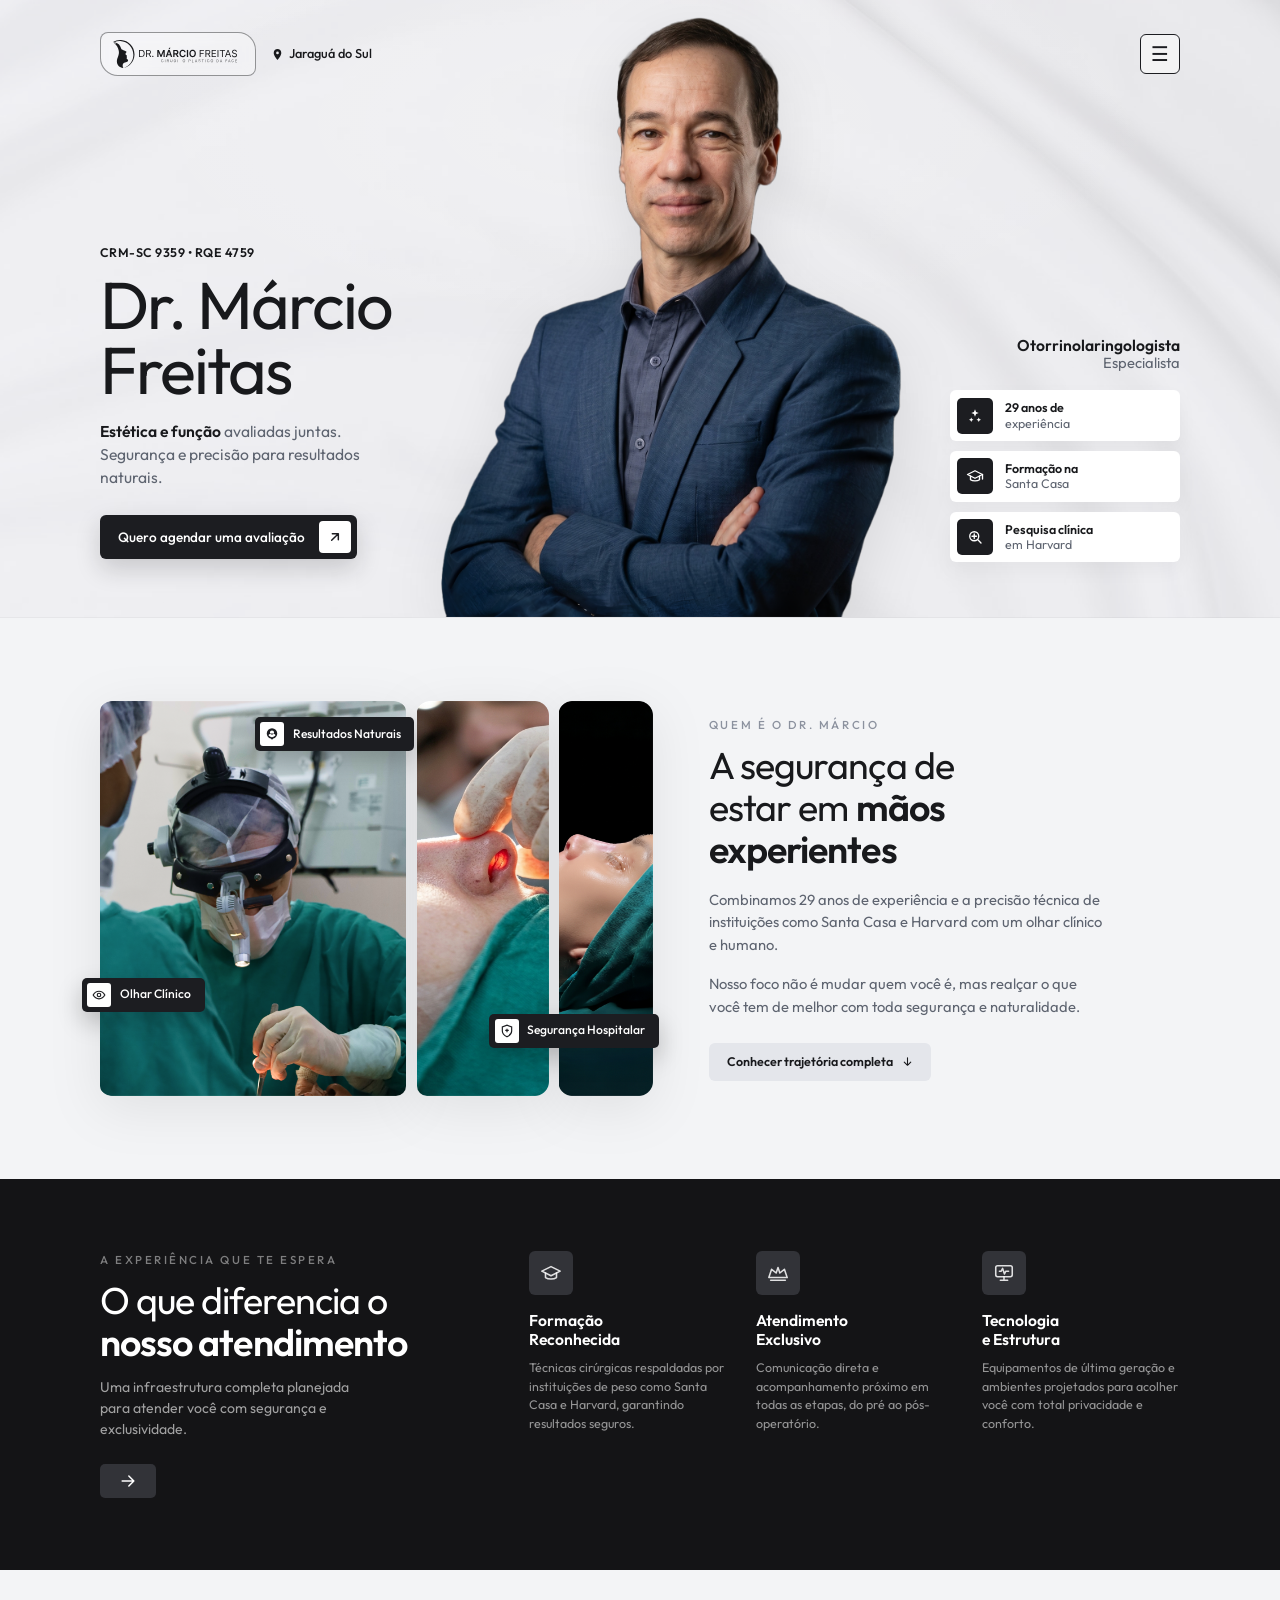
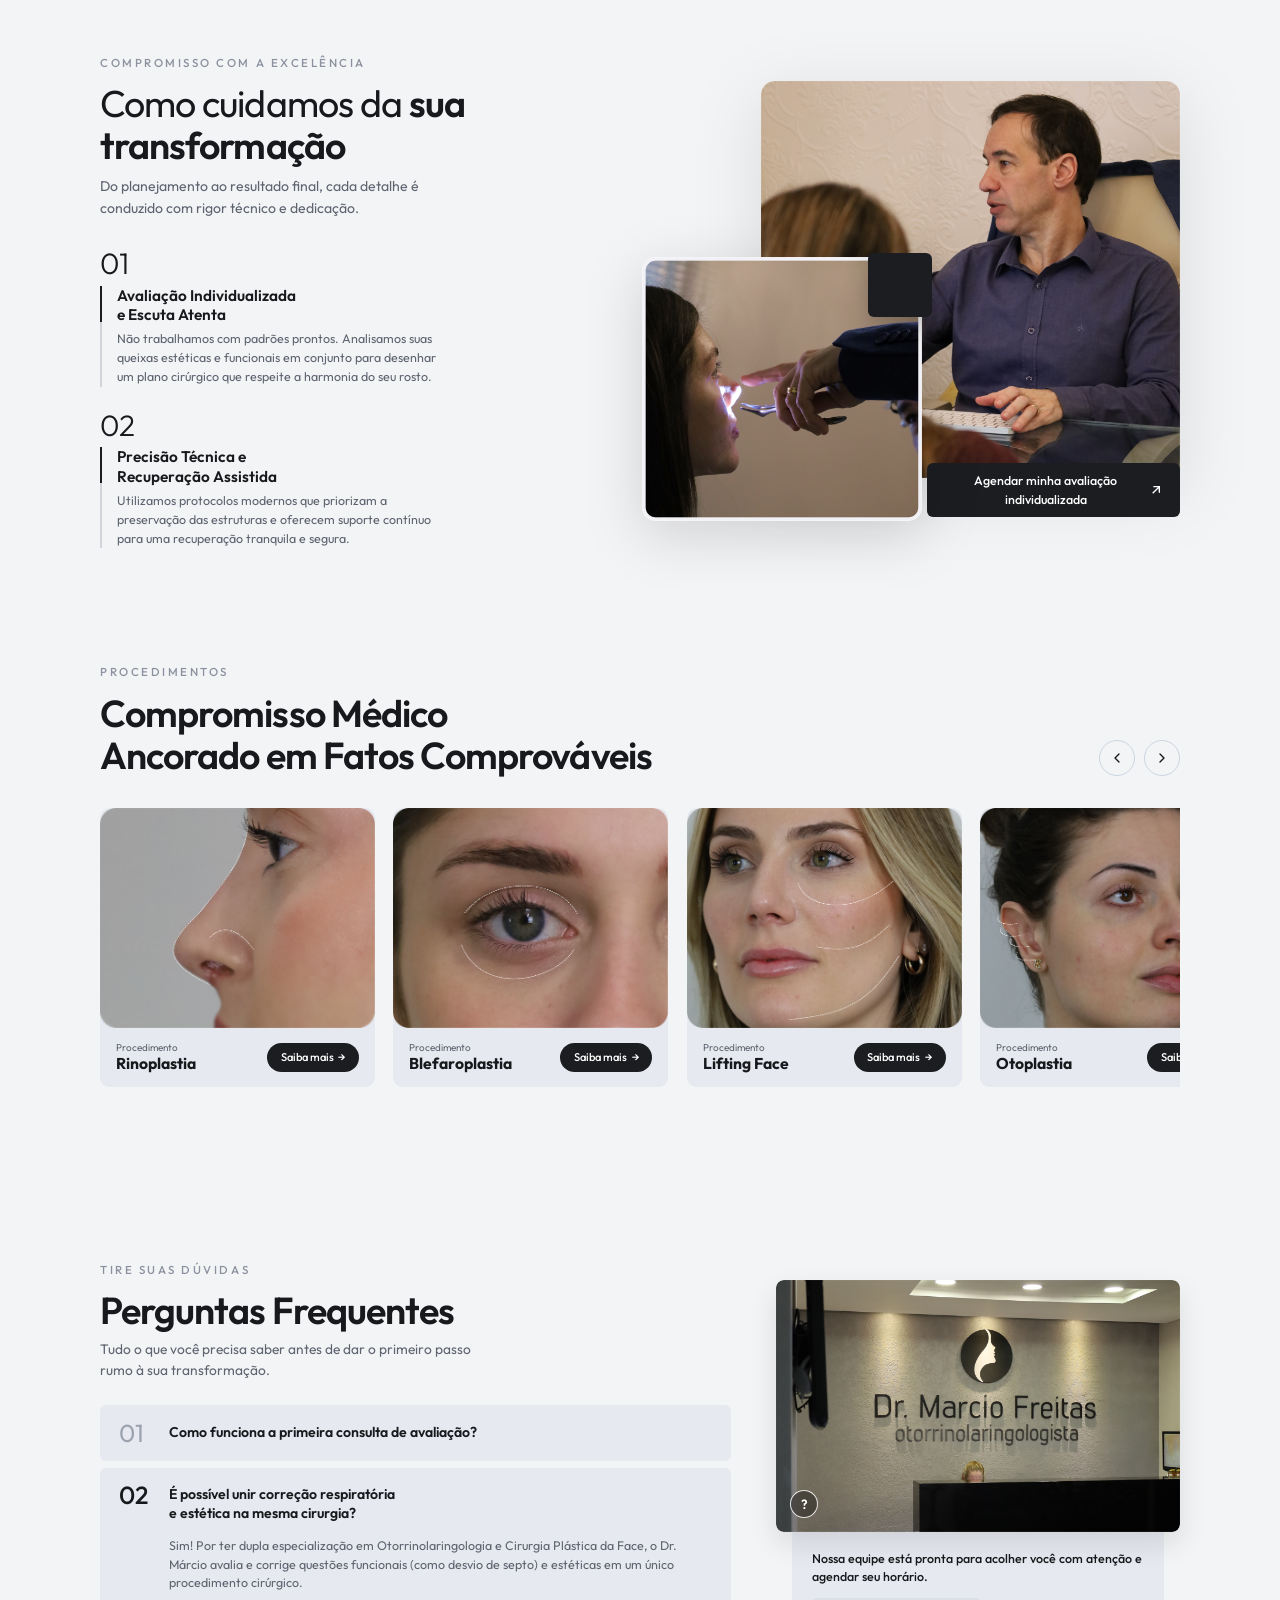
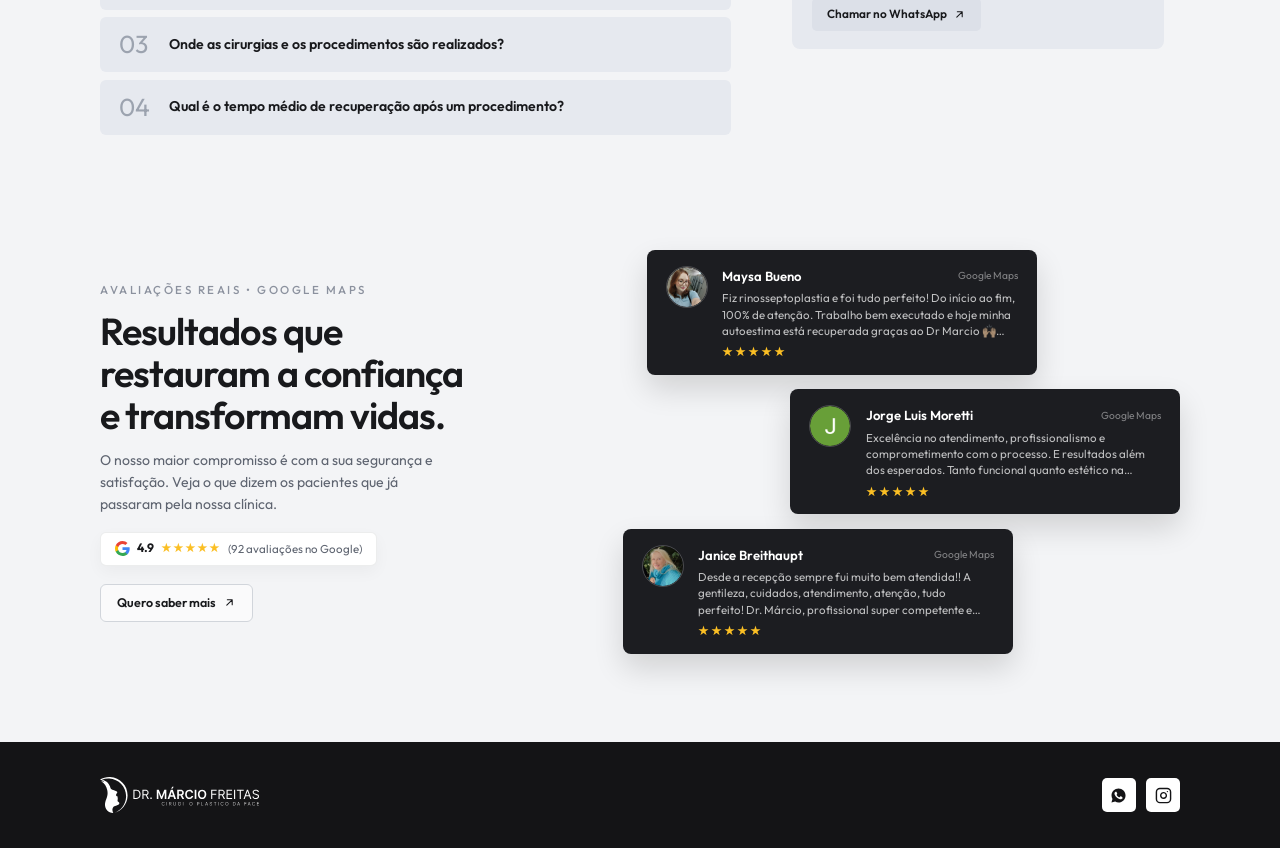
<file: index.html>
<!DOCTYPE html>
<html lang="pt-BR">
<head>
  <meta charset="UTF-8">
  <meta name="viewport" content="width=device-width, initial-scale=1.0">
  <title>Dr. Márcio Freitas | Otorrinolaringologista e Cirurgia Facial em Jaraguá do Sul - SC</title>
  <meta name="description" content="Estética e função avaliadas juntas. Segurança e precisão para resultados naturais com o Dr. Márcio Freitas em Jaraguá do Sul - SC. CRM-SC 9359 • RQE 4759.">
  <link rel="preconnect" href="https://fonts.googleapis.com">
  <link rel="preconnect" href="https://fonts.gstatic.com" crossorigin>
  <link href="https://fonts.googleapis.com/css2?family=Outfit:wght@300;400;500;600;700&family=Plus+Jakarta+Sans:wght@400;500;600;700&display=swap" rel="stylesheet">
  <link rel="stylesheet" href="css/home.css">
  <link rel="shortcut icon" href="data:image/svg+xml,<svg xmlns='http://www.w3.org/2000/svg' viewBox='0 0 100 100'><text y='.9em' font-size='90'>🩺</text></svg>">
</head>
<body>

  <!-- ======================== 1. HERO & HEADER ======================== -->
  <section class="hero" id="inicio">
    <!-- Top Header inside Hero -->
    <header class="hd" id="top">
      <div class="wrap hd__in">
        <div class="hd__brand">
          <a href="#inicio" class="logo-pill" aria-label="Dr. Márcio Freitas - Início">
            <img src="assets/images/logo-dark.svg" alt="Dr. Márcio Freitas - Cirurgia Plástica da Face" class="logo-pill__img">
          </a>
          <span class="hd__loc">
            <svg viewBox="0 0 24 24" fill="currentColor" aria-hidden="true"><path d="M12 2C8.13 2 5 5.13 5 9c0 5.25 7 13 7 13s7-7.75 7-13c0-3.87-3.13-7-7-7zm0 9.5a2.5 2.5 0 0 1 0-5 2.5 2.5 0 0 1 0 5z"/></svg>
            Jaraguá do Sul
          </span>
        </div>

        <div class="hd__right">
          <nav class="nav-drawer" id="navMenu" aria-label="Navegação Principal">
            <a href="#inicio">Início</a>
            <a href="#sobre">Quem é o Dr. Márcio</a>
            <a href="#diferenciais">Diferenciais</a>
            <a href="#compromisso">Como Cuidamos</a>
            <a href="#procedimentos">Procedimentos</a>
            <a href="rinoplastia.html">Rinoplastia</a>
            <a href="blefaroplastia.html">Blefaroplastia</a>
            <a href="lifting-facial.html">Lifting Facial</a>
            <a href="otoplastia.html">Otoplastia</a>
            <a href="harmonizacao-injetaveis.html">Injetáveis</a>
            <a href="#duvidas">Perguntas Frequentes</a>
            <a href="#depoimentos">Avaliações</a>
          </nav>
          <button class="menu-btn" id="mobileToggle" aria-label="Abrir menu" aria-expanded="false">☰</button>
        </div>
      </div>
    </header>

    <!-- Hero Content Grid -->
    <div class="wrap hero__grid">
      <!-- Left Column -->
      <div class="hero__left reveal">
        <p class="hero__crm">CRM-SC 9359 • RQE 4759</p>
        <h1 class="hero__title">Dr. Márcio<br>Freitas</h1>
        <p class="hero__lead">
          <strong>Estética e função</strong> avaliadas juntas. Segurança e precisão para resultados naturais.
        </p>
        <button class="btn-cta-dark" id="heroWhatsapp" data-whatsapp-procedure="Avaliação Inicial">
          <span class="btn-cta-dark__label">Quero agendar uma avaliação</span>
          <span class="btn-cta-dark__box" aria-hidden="true">
            <svg viewBox="0 0 24 24" fill="none" stroke="currentColor" stroke-width="2.2" stroke-linecap="round" stroke-linejoin="round"><path d="M7 17L17 7M8 7h9v9"/></svg>
          </span>
        </button>
      </div>

      <!-- Center Column (Doctor Cutout) -->
      <div class="hero__center reveal">
        <img src="assets/images/home/dr-marcio-hero.png" alt="Dr. Márcio Freitas - Otorrinolaringologista Especialista" class="hero__doctor" width="1165" height="1500">
      </div>

      <!-- Right Column (Specialty & Floating Credentials) -->
      <div class="hero__right reveal">
        <div class="hero__spec">
          <strong>Otorrinolaringologista</strong>
          <span>Especialista</span>
        </div>

        <div class="hero__creds">
          <div class="cred-card">
            <span class="cred-card__ico" aria-hidden="true">
              <svg viewBox="0 0 24 24" fill="currentColor">
                <path d="M12 3l1.4 3.6L17 8l-3.6 1.4L12 13l-1.4-3.6L7 8l3.6-1.4L12 3zm-5 11l.9 2.1L10 17l-2.1.9L7 20l-.9-2.1L4 17l2.1-.9L7 14zm10 0l.9 2.1L20 17l-2.1.9L17 20l-.9-2.1L14 17l2.1-.9L17 14z"/>
              </svg>
            </span>
            <div class="cred-card__txt">
              <strong>29 anos de</strong>
              <span>experiência</span>
            </div>
          </div>

          <div class="cred-card">
            <span class="cred-card__ico" aria-hidden="true">
              <svg viewBox="0 0 24 24" fill="none" stroke="currentColor" stroke-width="1.8" stroke-linecap="round" stroke-linejoin="round">
                <path d="M22 10L12 5 2 10l10 5 10-5z"/>
                <path d="M6 12v5c3 2 9 2 12 0v-5"/>
                <path d="M22 10v6"/>
              </svg>
            </span>
            <div class="cred-card__txt">
              <strong>Formação na</strong>
              <span>Santa Casa</span>
            </div>
          </div>

          <div class="cred-card">
            <span class="cred-card__ico" aria-hidden="true">
              <svg viewBox="0 0 24 24" fill="none" stroke="currentColor" stroke-width="1.8" stroke-linecap="round" stroke-linejoin="round">
                <circle cx="11" cy="11" r="6"/>
                <path d="m20 20-4.2-4.2"/>
                <path d="M11 8v6M8 11h6"/>
              </svg>
            </span>
            <div class="cred-card__txt">
              <strong>Pesquisa clínica</strong>
              <span>em Harvard</span>
            </div>
          </div>
        </div>
      </div>
    </div>
  </section>

  <main>
    <!-- ======================== 2. QUEM É O DR. MÁRCIO ======================== -->
    <section class="sec sec-about" id="sobre">
      <div class="wrap about-grid">
        <!-- Left 3-Panel Surgical Collage -->
        <div class="about-collage reveal">
          <div class="about-panels">
            <div class="about-panel about-panel--1">
              <img src="assets/images/home/about-panel-1.png" alt="Dr. Márcio Freitas em centro cirúrgico" loading="lazy">
            </div>
            <div class="about-panel about-panel--2">
              <img src="assets/images/home/about-panel-2.png" alt="Precisão cirúrgica nasal e facial" loading="lazy">
            </div>
            <div class="about-panel about-panel--3">
              <img src="assets/images/home/about-panel-3.png" alt="Segurança hospitalar no procedimento" loading="lazy">
            </div>
          </div>

          <!-- Floating Badges -->
          <div class="fbadge fbadge--top">
            <span class="fbadge__ico" aria-hidden="true">
              <svg viewBox="0 0 24 24" fill="currentColor"><path d="M12 2a9 9 0 0 0-9 9c0 4.2 2.9 7.8 6.8 8.7L12 22l2.2-2.3C18.1 18.8 21 15.2 21 11a9 9 0 0 0-9-9zm0 4c1.9 0 3.5 1.6 3.5 3.5S13.9 13 12 13s-3.5-1.6-3.5-3.5S10.1 6 12 6zm0 11.5c-2.5 0-4.7-1.3-5.9-3.2.1-1.9 3.9-3 5.9-3s5.8 1.1 5.9 3c-1.2 1.9-3.4 3.2-5.9 3.2z"/></svg>
            </span>
            <span class="fbadge__txt">Resultados Naturais</span>
          </div>

          <div class="fbadge fbadge--left">
            <span class="fbadge__ico" aria-hidden="true">
              <svg viewBox="0 0 24 24" fill="none" stroke="currentColor" stroke-width="2"><path d="M2 12s3.6-6.5 10-6.5 10 6.5 10 6.5-3.6 6.5-10 6.5S2 12 2 12z"/><circle cx="12" cy="12" r="3"/></svg>
            </span>
            <span class="fbadge__txt">Olhar Clínico</span>
          </div>

          <div class="fbadge fbadge--right">
            <span class="fbadge__ico" aria-hidden="true">
              <svg viewBox="0 0 24 24" fill="none" stroke="currentColor" stroke-width="2"><path d="M12 22s8-4 8-10V5l-8-3-8 3v7c0 6 8 10 8 10z"/><path d="M12 8v6M9 11h6"/></svg>
            </span>
            <span class="fbadge__txt">Segurança Hospitalar</span>
          </div>
        </div>

        <!-- Right Copy -->
        <div class="about-copy reveal">
          <span class="eyebrow">QUEM É O DR. MÁRCIO</span>
          <h2 class="sec-title">A segurança de<br>estar em <strong>mãos<br>experientes</strong></h2>
          <p>
            Combinamos 29 anos de experiência e a precisão técnica de instituições como Santa Casa e Harvard com um olhar clínico e humano.
          </p>
          <p>
            Nosso foco não é mudar quem você é, mas realçar o que você tem de melhor com toda segurança e naturalidade.
          </p>
          <a href="#compromisso" class="btn-pill-soft">
            <span>Conhecer trajetória completa</span>
            <svg viewBox="0 0 24 24" fill="none" stroke="currentColor" stroke-width="2" stroke-linecap="round" stroke-linejoin="round"><path d="M12 5v14M6 13l6 6 6-6"/></svg>
          </a>
        </div>
      </div>
    </section>

    <!-- ======================== 3. DIFERENCIAIS (DARK BAND) ======================== -->
    <section class="sec-dark" id="diferenciais">
      <div class="wrap dark-grid">
        <div class="dark-intro reveal">
          <span class="eyebrow eyebrow--dark">A EXPERIÊNCIA QUE TE ESPERA</span>
          <h2 class="sec-title sec-title--light">O que diferencia o<br><strong>nosso atendimento</strong></h2>
          <p class="dark-intro__sub">
            Uma infraestrutura completa planejada para atender você com segurança e exclusividade.
          </p>
          <button class="dark-arrow-btn" data-whatsapp-procedure="Atendimento Exclusivo" aria-label="Agendar atendimento">
            <svg viewBox="0 0 24 24" fill="none" stroke="currentColor" stroke-width="1.8" stroke-linecap="round" stroke-linejoin="round"><path d="M5 12h14M13 6l6 6-6 6"/></svg>
          </button>
        </div>

        <div class="dark-features reveal">
          <article class="dfeat">
            <div class="dfeat__ico" aria-hidden="true">
              <svg viewBox="0 0 24 24" fill="none" stroke="currentColor" stroke-width="1.7" stroke-linecap="round" stroke-linejoin="round">
                <path d="M22 10L12 5 2 10l10 5 10-5z"/>
                <path d="M6 12v5c3 2 9 2 12 0v-5"/>
              </svg>
            </div>
            <h3>Formação<br>Reconhecida</h3>
            <p>Técnicas cirúrgicas respaldadas por instituições de peso como Santa Casa e Harvard, garantindo resultados seguros.</p>
          </article>

          <article class="dfeat">
            <div class="dfeat__ico" aria-hidden="true">
              <svg viewBox="0 0 24 24" fill="none" stroke="currentColor" stroke-width="1.7" stroke-linecap="round" stroke-linejoin="round">
                <path d="m2 17 3-9 5 4 2-6 2 6 5-4 3 9H2z"/>
                <path d="M4 20h16"/>
              </svg>
            </div>
            <h3>Atendimento<br>Exclusivo</h3>
            <p>Comunicação direta e acompanhamento próximo em todas as etapas, do pré ao pós-operatório.</p>
          </article>

          <article class="dfeat">
            <div class="dfeat__ico" aria-hidden="true">
              <svg viewBox="0 0 24 24" fill="none" stroke="currentColor" stroke-width="1.7" stroke-linecap="round" stroke-linejoin="round">
                <rect x="3" y="4" width="18" height="12" rx="2"/>
                <path d="M8 20h8M12 16v4M7 10h2l1.5-3 2 6 1.5-3H17"/>
              </svg>
            </div>
            <h3>Tecnologia<br>e Estrutura</h3>
            <p>Equipamentos de última geração e ambientes projetados para acolher você com total privacidade e conforto.</p>
          </article>
        </div>
      </div>
    </section>

    <!-- ======================== 4. COMPROMISSO COM A EXCELÊNCIA ======================== -->
    <section class="sec sec-care" id="compromisso">
      <div class="wrap care-grid">
        <div class="care-copy reveal">
          <span class="eyebrow">COMPROMISSO COM A EXCELÊNCIA</span>
          <h2 class="sec-title">Como cuidamos da <strong>sua<br>transformação</strong></h2>
          <p class="care-copy__sub">
            Do planejamento ao resultado final, cada detalhe é conduzido com rigor técnico e dedicação.
          </p>

          <div class="care-steps">
            <div class="care-step">
              <span class="care-step__num">01</span>
              <div class="care-step__body">
                <h3>Avaliação Individualizada<br>e Escuta Atenta</h3>
                <p>Não trabalhamos com padrões prontos. Analisamos suas queixas estéticas e funcionais em conjunto para desenhar um plano cirúrgico que respeite a harmonia do seu rosto.</p>
              </div>
            </div>

            <div class="care-step">
              <span class="care-step__num">02</span>
              <div class="care-step__body">
                <h3>Precisão Técnica e<br>Recuperação Assistida</h3>
                <p>Utilizamos protocolos modernos que priorizam a preservação das estruturas e oferecem suporte contínuo para uma recuperação tranquila e segura.</p>
              </div>
            </div>
          </div>
        </div>

        <div class="care-visual reveal">
          <div class="care-visual__main">
            <img src="assets/images/home/care-main.png" alt="Dr. Márcio Freitas em consulta médica" loading="lazy">
          </div>
          <div class="care-visual__inset">
            <img src="assets/images/home/care-inset.png" alt="Exame clínico detalhado" loading="lazy">
          </div>
          <div class="care-visual__badge" aria-hidden="true"></div>
          <button class="care-visual__bar" data-whatsapp-procedure="Avaliação Individualizada" aria-label="Quero agendar minha consulta">
            <span>Agendar minha avaliação individualizada</span>
            <svg viewBox="0 0 24 24" fill="none" stroke="currentColor" stroke-width="2"><path d="M7 17L17 7M8 7h9v9"/></svg>
          </button>
        </div>
      </div>
    </section>

    <!-- ======================== 5. PROCEDIMENTOS (CAROUSEL) ======================== -->
    <section class="sec sec-procs" id="procedimentos">
      <div class="wrap">
        <div class="procs-head reveal">
          <div>
            <span class="eyebrow">PROCEDIMENTOS</span>
            <h2 class="sec-title"><strong>Compromisso Médico<br>Ancorado em Fatos Comprováveis</strong></h2>
          </div>
          <div class="procs-nav">
            <button class="procs-arrow" id="carouselPrev" aria-label="Procedimento anterior">
              <svg viewBox="0 0 24 24" fill="none" stroke="currentColor" stroke-width="2" stroke-linecap="round" stroke-linejoin="round"><path d="m15 18-6-6 6-6"/></svg>
            </button>
            <button class="procs-arrow" id="carouselNext" aria-label="Próximo procedimento">
              <svg viewBox="0 0 24 24" fill="none" stroke="currentColor" stroke-width="2" stroke-linecap="round" stroke-linejoin="round"><path d="m9 18 6-6-6-6"/></svg>
            </button>
          </div>
        </div>

        <div class="procs-track" id="carouselTrack">
          <!-- Card 1: Rinoplastia -->
          <a href="rinoplastia.html" class="pcard" id="cardRinoplastia">
            <div class="pcard__media">
              <img src="assets/images/home/proc-rinoplastia.png" alt="Rinoplastia Estética e Funcional" loading="lazy">
            </div>
            <div class="pcard__foot">
              <div class="pcard__info">
                <small>Procedimento</small>
                <h3>Rinoplastia</h3>
              </div>
              <span class="pcard__btn">Saiba mais <i>→</i></span>
            </div>
          </a>

          <!-- Card 2: Blefaroplastia -->
          <a href="blefaroplastia.html" class="pcard" id="cardBlefaroplastia">
            <div class="pcard__media">
              <img src="assets/images/home/proc-blefaroplastia.png" alt="Blefaroplastia - Cirurgia das Pálpebras" loading="lazy">
            </div>
            <div class="pcard__foot">
              <div class="pcard__info">
                <small>Procedimento</small>
                <h3>Blefaroplastia</h3>
              </div>
              <span class="pcard__btn">Saiba mais <i>→</i></span>
            </div>
          </a>

          <!-- Card 3: Lifting Face -->
          <a href="lifting-facial.html" class="pcard" id="cardLifting">
            <div class="pcard__media">
              <img src="assets/images/home/proc-lifting.png" alt="Lifting Facial - Ritidoplastia" loading="lazy">
            </div>
            <div class="pcard__foot">
              <div class="pcard__info">
                <small>Procedimento</small>
                <h3>Lifting Face</h3>
              </div>
              <span class="pcard__btn">Saiba mais <i>→</i></span>
            </div>
          </a>

          <!-- Card 4: Otoplastia -->
          <a href="otoplastia.html" class="pcard" id="cardOtoplastia">
            <div class="pcard__media">
              <img src="assets/images/home/proc-otoplastia.png" alt="Otoplastia - Correção das Orelhas" loading="lazy">
            </div>
            <div class="pcard__foot">
              <div class="pcard__info">
                <small>Procedimento</small>
                <h3>Otoplastia</h3>
              </div>
              <span class="pcard__btn">Saiba mais <i>→</i></span>
            </div>
          </a>

          <!-- Card 5: Injetáveis -->
          <a href="harmonizacao-injetaveis.html" class="pcard" id="cardInjetaveis">
            <div class="pcard__media">
              <img src="assets/images/consulta.png" alt="Harmonização Facial e Injetáveis" loading="lazy">
            </div>
            <div class="pcard__foot">
              <div class="pcard__info">
                <small>Procedimento</small>
                <h3>Injetáveis</h3>
              </div>
              <span class="pcard__btn">Saiba mais <i>→</i></span>
            </div>
          </a>
        </div>
      </div>
    </section>

    <!-- ======================== 6. TIRE SUAS DÚVIDAS (FAQ) ======================== -->
    <section class="sec sec-faq" id="duvidas">
      <div class="wrap faq-grid">
        <div class="faq-left reveal">
          <span class="eyebrow">TIRE SUAS DÚVIDAS</span>
          <h2 class="sec-title"><strong>Perguntas Frequentes</strong></h2>
          <p class="faq-left__sub">
            Tudo o que você precisa saber antes de dar o primeiro passo rumo à sua transformação.
          </p>

          <div class="faq-accordion">
            <!-- FAQ 01 -->
            <div class="faq-item">
              <button class="faq-question" type="button">
                <span class="faq-num">01</span>
                <span class="faq-qtxt">Como funciona a primeira consulta de avaliação?</span>
              </button>
              <div class="faq-answer">
                <p>Na primeira consulta, o Dr. Márcio realiza uma escuta detalhada dos seus objetivos estéticos e queixas respiratórias, seguida de exame físico e endoscópico da face e nariz para elaborar um plano cirúrgico individualizado.</p>
              </div>
            </div>

            <!-- FAQ 02 (Active by default matching reference) -->
            <div class="faq-item active">
              <button class="faq-question" type="button">
                <span class="faq-num">02</span>
                <span class="faq-qtxt">É possível unir correção respiratória<br>e estética na mesma cirurgia?</span>
              </button>
              <div class="faq-answer">
                <p>Sim! Por ter dupla especialização em Otorrinolaringologia e Cirurgia Plástica da Face, o Dr. Márcio avalia e corrige questões funcionais (como desvio de septo) e estéticas em um único procedimento cirúrgico.</p>
              </div>
            </div>

            <!-- FAQ 03 -->
            <div class="faq-item">
              <button class="faq-question" type="button">
                <span class="faq-num">03</span>
                <span class="faq-qtxt">Onde as cirurgias e os procedimentos são realizados?</span>
              </button>
              <div class="faq-answer">
                <p>Todas as cirurgias são realizadas em ambiente hospitalar completo em Jaraguá do Sul, contando com equipe de anestesiologia e estrutura de segurança certificada. Procedimentos injetáveis são realizados na clínica.</p>
              </div>
            </div>

            <!-- FAQ 04 -->
            <div class="faq-item">
              <button class="faq-question" type="button">
                <span class="faq-num">04</span>
                <span class="faq-qtxt">Qual é o tempo médio de recuperação após um procedimento?</span>
              </button>
              <div class="faq-answer">
                <p>O retorno às atividades sociais leves costuma ocorrer entre 7 e 14 dias, dependendo do procedimento realizado, sempre com acompanhamento próximo do Dr. Márcio e protocolos de recuperação assistida.</p>
              </div>
            </div>
          </div>
        </div>

        <!-- Right Clinic Card -->
        <div class="faq-right reveal">
          <div class="clinic-card">
            <div class="clinic-card__img">
              <img src="assets/images/home/faq-clinic.png" alt="Clínica Dr. Márcio Freitas - Otorrinolaringologista" loading="lazy">
              <span class="clinic-card__qmark" aria-hidden="true">?</span>
            </div>
            <div class="clinic-card__body">
              <p>Nossa equipe está pronta para acolher você com atenção e agendar seu horário.</p>
              <button class="btn-clinic-wa" data-whatsapp-procedure="Dúvidas / Agendamento">
                <span>Chamar no WhatsApp</span>
                <svg viewBox="0 0 24 24" fill="none" stroke="currentColor" stroke-width="2" stroke-linecap="round" stroke-linejoin="round"><path d="M7 17L17 7M8 7h9v9"/></svg>
              </button>
            </div>
          </div>
        </div>
      </div>
    </section>

    <!-- ======================== 7. AVALIAÇÕES REAIS ======================== -->
    <section class="sec sec-reviews" id="depoimentos">
      <div class="wrap reviews-grid-home">
        <div class="reviews-copy reveal">
          <span class="eyebrow">AVALIAÇÕES REAIS • GOOGLE MAPS</span>
          <h2 class="sec-title"><strong>Resultados que<br>restauram a confiança<br>e transformam vidas.</strong></h2>
          <p>
            O nosso maior compromisso é com a sua segurança e satisfação. Veja o que dizem os pacientes que já passaram pela nossa clínica.
          </p>
          <a href="https://www.google.com/maps/place/Cl%C3%ADnica+Dr.+M%C3%A1rcio+Freitas+%7C+Otorrinolaringologista+e+Rinoplastia+em+Jaragu%C3%A1+do+Sul,+SC/@-26.49258,-49.0809106,17z/data=!3m1!4b1!4m6!3m5!1s0x94de951c23e052c3:0x3265301fbfaa0f6d!8m2!3d-26.49258!4d-49.0783357!16s%2Fg%2F1tdzxwlr" target="_blank" rel="noopener" class="gmaps-rating-pill" aria-label="Ver 92 avaliações no Google Maps - Nota 4.9">
            <svg class="gmaps-rating-pill__g" viewBox="0 0 24 24" aria-hidden="true">
              <path fill="#4285F4" d="M23.49 12.27c0-.79-.07-1.54-.19-2.27H12v4.51h6.47c-.29 1.48-1.14 2.73-2.4 3.58v3h3.86c2.26-2.09 3.56-5.17 3.56-8.82z"/>
              <path fill="#34A853" d="M12 24c3.24 0 5.95-1.08 7.93-2.91l-3.86-3c-1.08.72-2.45 1.16-4.07 1.16-3.13 0-5.78-2.11-6.73-4.96H1.29v3.09C3.26 21.3 7.31 24 12 24z"/>
              <path fill="#FBBC05" d="M5.27 14.29c-.25-.72-.38-1.49-.38-2.29s.14-1.57.38-2.29V6.62H1.29C.47 8.24 0 10.06 0 12s.47 3.76 1.29 5.38l3.98-3.09z"/>
              <path fill="#EA4335" d="M12 4.75c1.77 0 3.35.61 4.6 1.8l3.42-3.42C17.95 1.19 15.24 0 12 0 7.31 0 3.26 2.7 1.29 6.62l3.98 3.09c.95-2.85 3.6-4.96 6.73-4.96z"/>
            </svg>
            <strong>4.9</strong>
            <span class="gmaps-rating-pill__stars">★★★★★</span>
            <span class="gmaps-rating-pill__count">(92 avaliações no Google)</span>
          </a>
          <div class="reviews-actions">
            <button class="btn-outline-light" data-whatsapp-procedure="Avaliação - Depoimentos">
              <span>Quero saber mais</span>
              <svg viewBox="0 0 24 24" fill="none" stroke="currentColor" stroke-width="2" stroke-linecap="round" stroke-linejoin="round"><path d="M7 17L17 7M8 7h9v9"/></svg>
            </button>
          </div>
        </div>

        <div class="reviews-stack reveal" id="googleReviewsStack" data-place-id="ChIJw1LgIxyV3pQRbQ-qvx8wZTI" aria-live="polite">
          <!-- Review 1 -->
          <a href="https://www.google.com/maps/place/Cl%C3%ADnica+Dr.+M%C3%A1rcio+Freitas+%7C+Otorrinolaringologista+e+Rinoplastia+em+Jaragu%C3%A1+do+Sul,+SC/@-26.49258,-49.0809106,17z/data=!3m1!4b1!4m6!3m5!1s0x94de951c23e052c3:0x3265301fbfaa0f6d!8m2!3d-26.49258!4d-49.0783357!16s%2Fg%2F1tdzxwlr" target="_blank" rel="noopener" class="rcard rcard--1" data-review-slot="0">
            <img src="assets/images/reviews/maysa-bueno.jpg" alt="Avaliação de Maysa Bueno no Google Maps" class="rcard__avatar" loading="lazy">
            <div class="rcard__body">
              <div class="rcard__head">
                <h4 class="rcard__name">Maysa Bueno</h4>
                <span class="rcard__time">Google Maps</span>
              </div>
              <p class="rcard__text">Fiz rinosseptoplastia e foi tudo perfeito! Do início ao fim, 100% de atenção. Trabalho bem executado e hoje minha autoestima está recuperada graças ao Dr Marcio 🙌🏼🩷 Preço justo.</p>
              <div class="rcard__stars" aria-label="5 de 5 estrelas">★★★★★</div>
            </div>
          </a>

          <!-- Review 2 -->
          <a href="https://www.google.com/maps/place/Cl%C3%ADnica+Dr.+M%C3%A1rcio+Freitas+%7C+Otorrinolaringologista+e+Rinoplastia+em+Jaragu%C3%A1+do+Sul,+SC/@-26.49258,-49.0809106,17z/data=!3m1!4b1!4m6!3m5!1s0x94de951c23e052c3:0x3265301fbfaa0f6d!8m2!3d-26.49258!4d-49.0783357!16s%2Fg%2F1tdzxwlr" target="_blank" rel="noopener" class="rcard rcard--2" data-review-slot="1">
            <img src="assets/images/reviews/jorge-moretti.jpg" alt="Avaliação de Jorge Luis Moretti no Google Maps" class="rcard__avatar" loading="lazy">
            <div class="rcard__body">
              <div class="rcard__head">
                <h4 class="rcard__name">Jorge Luis Moretti</h4>
                <span class="rcard__time">Google Maps</span>
              </div>
              <p class="rcard__text">Excelência no atendimento, profissionalismo e comprometimento com o processo. E resultados além dos esperados. Tanto funcional quanto estético na rinoplastia quanto da sinusectomia.</p>
              <div class="rcard__stars" aria-label="5 de 5 estrelas">★★★★★</div>
            </div>
          </a>

          <!-- Review 3 -->
          <a href="https://www.google.com/maps/place/Cl%C3%ADnica+Dr.+M%C3%A1rcio+Freitas+%7C+Otorrinolaringologista+e+Rinoplastia+em+Jaragu%C3%A1+do+Sul,+SC/@-26.49258,-49.0809106,17z/data=!3m1!4b1!4m6!3m5!1s0x94de951c23e052c3:0x3265301fbfaa0f6d!8m2!3d-26.49258!4d-49.0783357!16s%2Fg%2F1tdzxwlr" target="_blank" rel="noopener" class="rcard rcard--3" data-review-slot="2">
            <img src="assets/images/reviews/janice-breithaupt.jpg" alt="Avaliação de Janice Breithaupt no Google Maps" class="rcard__avatar" loading="lazy">
            <div class="rcard__body">
              <div class="rcard__head">
                <h4 class="rcard__name">Janice Breithaupt</h4>
                <span class="rcard__time">Google Maps</span>
              </div>
              <p class="rcard__text">Desde a recepção sempre fui muito bem atendida!! A gentileza, cuidados, atendimento, atenção, tudo perfeito! Dr. Márcio, profissional super competente e muito paciente em explicar os detalhes!</p>
              <div class="rcard__stars" aria-label="5 de 5 estrelas">★★★★★</div>
            </div>
          </a>
        </div>
      </div>
    </section>
  </main>

  <!-- ======================== 8. FOOTER ======================== -->
  <footer class="ft-dark">
    <div class="wrap ft-dark__in">
      <a href="#inicio" class="ft-logo" aria-label="Dr. Márcio Freitas">
        <img src="assets/images/logo-white.svg" alt="Dr. Márcio Freitas - Cirurgia Plástica da Face" class="ft-logo__img">
      </a>

      <div class="ft-socials">
        <button class="ft-soc-btn" data-whatsapp-procedure="Contato Rodapé" aria-label="WhatsApp Dr. Márcio Freitas">
          <svg viewBox="0 0 24 24" fill="currentColor"><path d="M12.04 2C6.58 2 2.13 6.45 2.13 11.91c0 1.75.46 3.45 1.32 4.95L2.05 22l5.25-1.38c1.45.79 3.08 1.21 4.74 1.21 5.46 0 9.91-4.45 9.91-9.91C21.95 6.45 17.5 2 12.04 2zm5.82 14.01c-.24.68-1.41 1.3-1.95 1.38-.5.08-1.13.11-1.82-.11-.42-.13-.96-.31-1.65-.61-2.9-1.25-4.79-4.17-4.94-4.36-.14-.19-1.18-1.57-1.18-2.99 0-1.42.74-2.12 1.01-2.41.26-.29.58-.36.77-.36.19 0 .38.01.55.01.18 0 .41-.07.64.49.24.58.82 2 .89 2.14.07.14.12.31.02.5-.1.19-.14.31-.29.48-.14.17-.3.38-.43.51-.14.14-.29.3-.13.58.17.29.75 1.23 1.61 2 .89.79 1.63 1.04 1.92 1.18.29.14.46.12.63-.07.17-.19.72-.84.91-1.13.19-.29.38-.24.65-.14.26.1 1.68.79 1.97.94.29.14.48.22.55.34.07.12.07.7-.17 1.38z"/></svg>
        </button>
        <a href="https://www.instagram.com/clinica.drmarciofreitas/" target="_blank" rel="noopener" class="ft-soc-btn" aria-label="Instagram Dr. Márcio Freitas">
          <svg viewBox="0 0 24 24" fill="none" stroke="currentColor" stroke-width="2" stroke-linecap="round" stroke-linejoin="round"><rect x="2" y="2" width="20" height="20" rx="5"/><path d="M16 11.37A4 4 0 1 1 12.63 8 4 4 0 0 1 16 11.37z"/><line x1="17.5" y1="6.5" x2="17.51" y2="6.5"/></svg>
        </a>
      </div>
    </div>
  </footer>

  <script src="js/main.js"></script>
  <script>
    const io = new IntersectionObserver(entries => {
      entries.forEach(entry => {
        if (entry.isIntersecting) {
          entry.target.classList.add('in');
          io.unobserve(entry.target);
        }
      });
    }, { threshold: 0.1 });
    document.querySelectorAll('.reveal').forEach(el => io.observe(el));

    document.querySelectorAll('#navMenu a').forEach(link => {
      link.addEventListener('click', () => {
        const nav = document.getElementById('navMenu');
        const toggle = document.getElementById('mobileToggle');
        if (nav) nav.classList.remove('is-active');
        if (toggle) {
          toggle.setAttribute('aria-expanded', 'false');
          toggle.innerHTML = '☰';
        }
      });
    });
  </script>
</body>
</html>
</file>
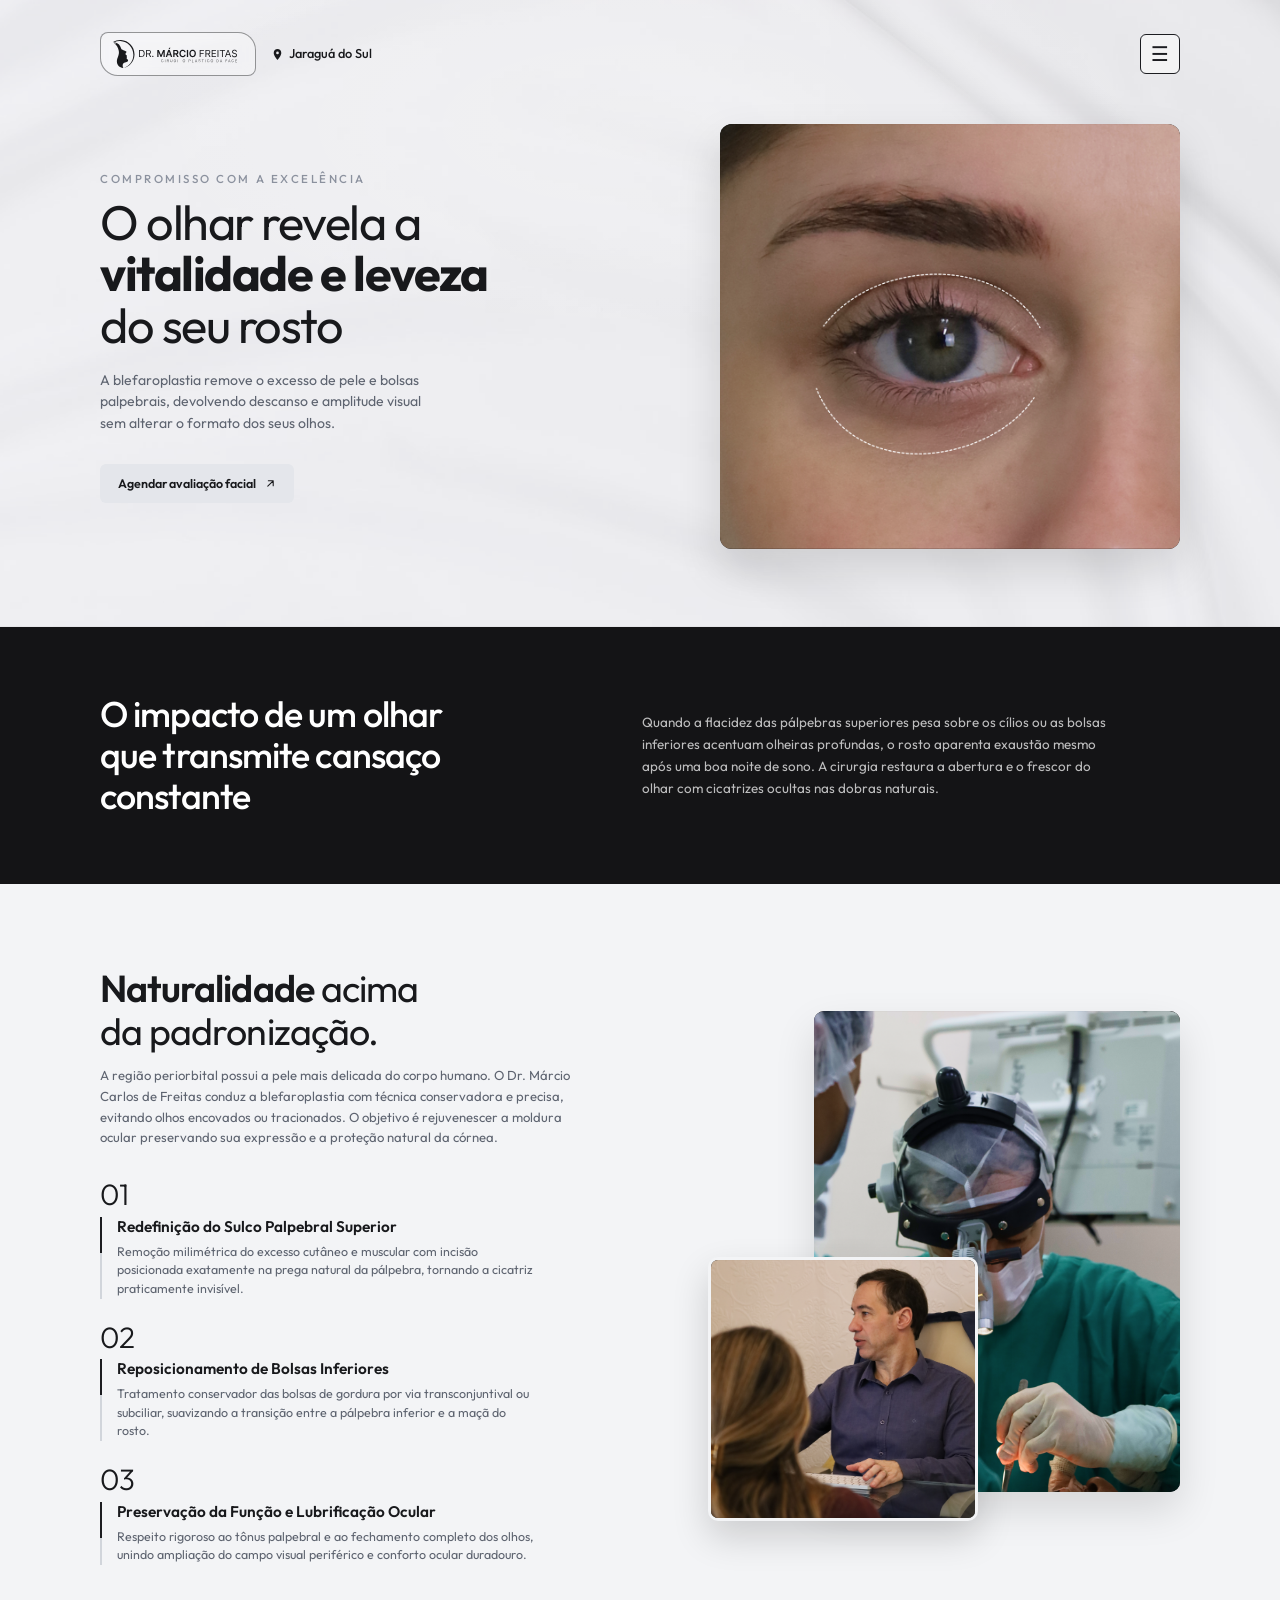
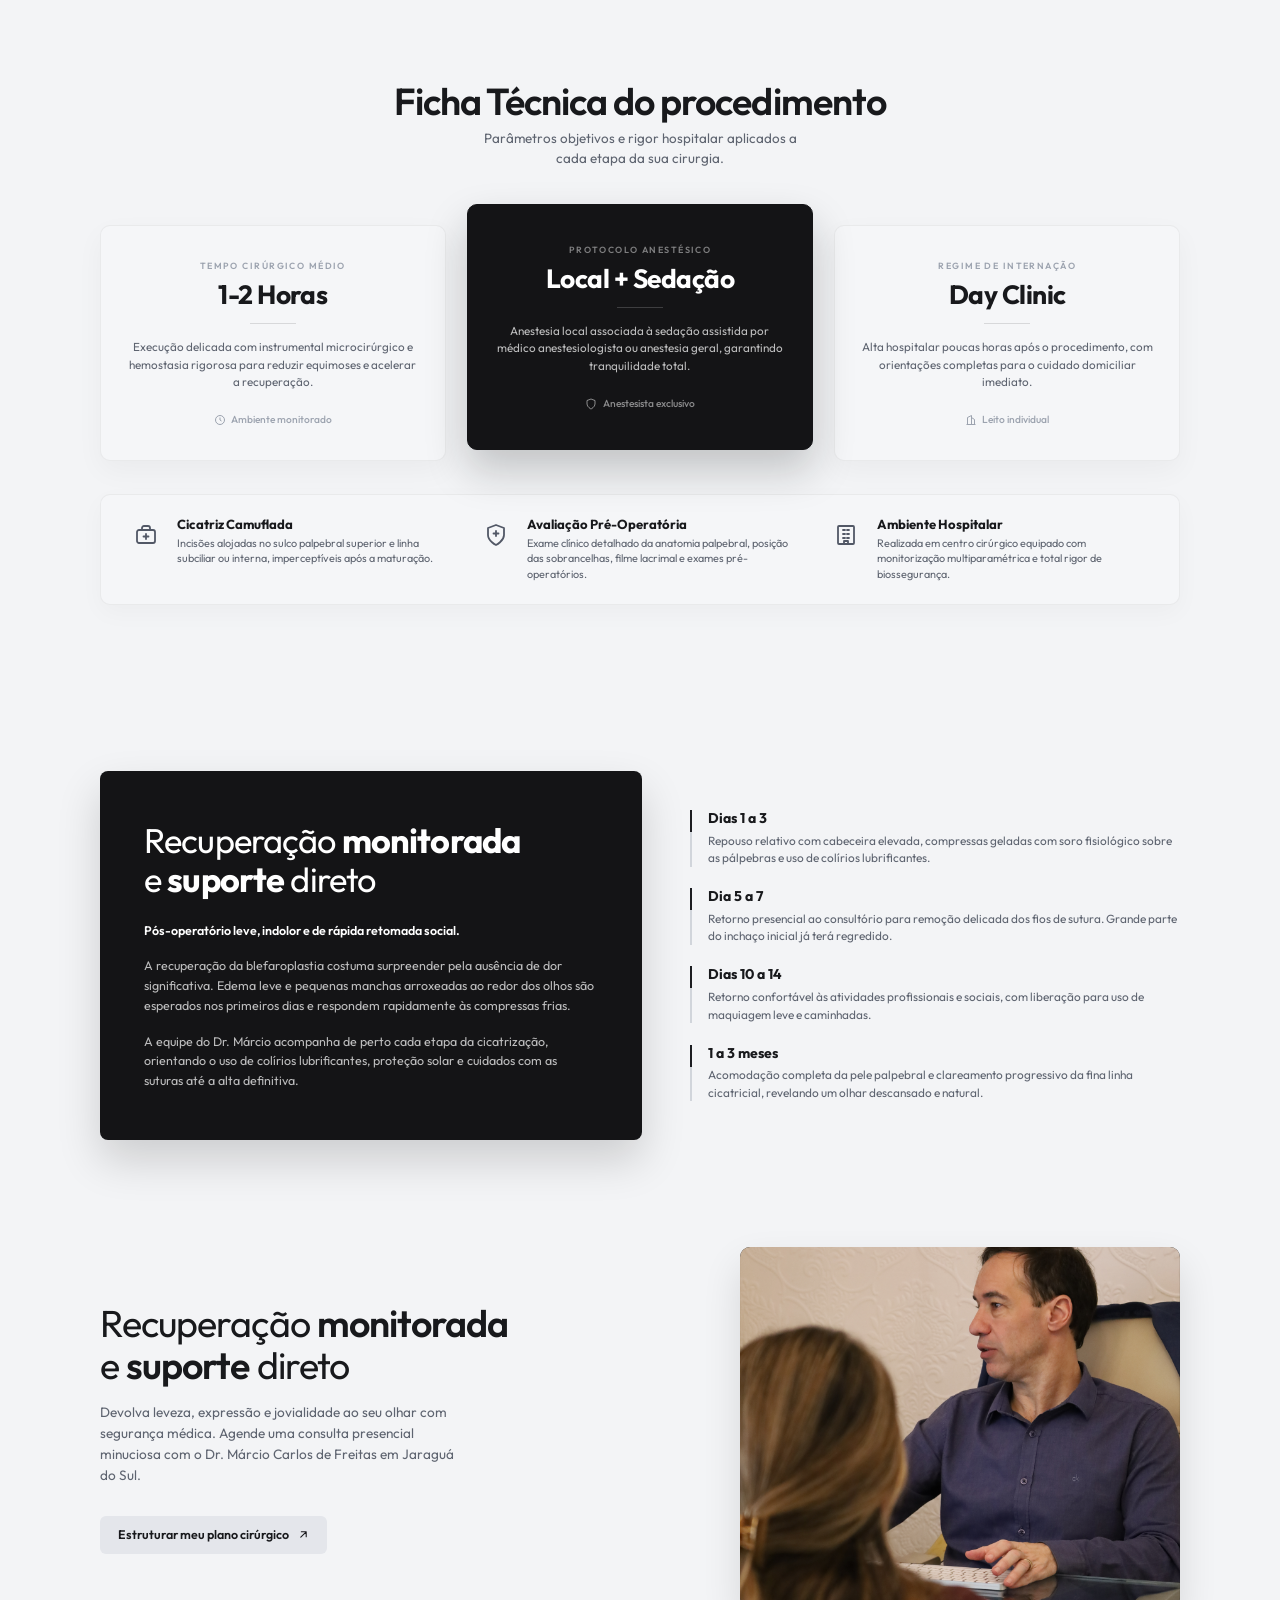
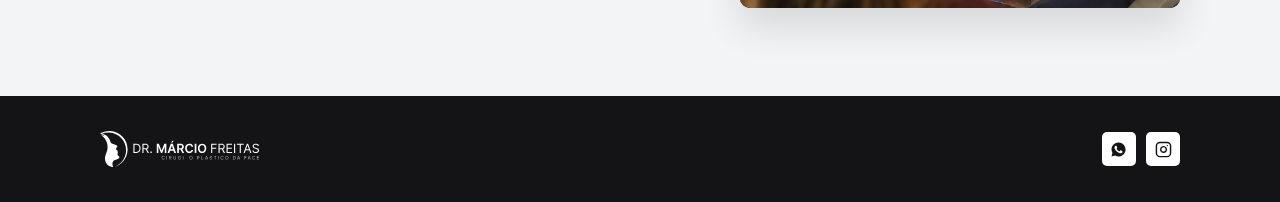
<file: blefaroplastia.html>
<!DOCTYPE html>
<html lang="pt-BR">

<head>
  <meta charset="UTF-8">
  <meta name="viewport" content="width=device-width, initial-scale=1.0">
  <title>Blefaroplastia Superior e Inferior em Jaraguá do Sul | Dr. Márcio Freitas</title>
  <meta name="description" content="Blefaroplastia superior e inferior em Jaraguá do Sul com o Dr. Márcio Freitas (CRM-SC 9359 • RQE 4759). Rejuvenescimento do olhar com naturalidade e segurança.">

  <link rel="preconnect" href="https://fonts.googleapis.com">
  <link rel="preconnect" href="https://fonts.gstatic.com" crossorigin>
  <link href="https://fonts.googleapis.com/css2?family=Outfit:wght@300;400;500;600;700&display=swap" rel="stylesheet">

  <link rel="stylesheet" href="css/home.css">
</head>

<body>

  <!-- ======================== 1. HERO SECTION (PROC BASE) ======================== -->
  <section class="hero hero--proc" id="inicio">
    <header class="hd">
      <div class="wrap hd__in">
        <div class="hd__brand">
          <a href="index.html" class="logo-pill" aria-label="Dr. Márcio Freitas - Página Inicial">
            <img src="assets/images/logo-dark.svg" alt="Dr. Márcio Freitas - Cirurgia Plástica da Face" class="logo-pill__img">
          </a>

          <span class="hd__loc">
            <svg viewBox="0 0 24 24" fill="currentColor" aria-hidden="true">
              <path d="M12 2C8.13 2 5 5.13 5 9c0 5.25 7 13 7 13s7-7.75 7-13c0-3.87-3.13-7-7-7zm0 9.5A2.5 2.5 0 1 1 12 6.5a2.5 2.5 0 0 1 0 5z"/>
            </svg>
            Jaraguá do Sul
          </span>
        </div>

        <div class="hd__right">
          <nav class="nav-drawer" id="navMenu" aria-label="Navegação Principal">
            <a href="index.html">Início</a>
            <a href="index.html#sobre">Quem é o Dr. Márcio</a>
            <a href="rinoplastia.html">Rinoplastia</a>
            <a href="blefaroplastia.html" class="is-current">Blefaroplastia</a>
            <a href="lifting-facial.html">Lifting Facial</a>
            <a href="otoplastia.html">Otoplastia</a>
            <a href="harmonizacao-injetaveis.html">Injetáveis</a>
            <a href="index.html#duvidas">Perguntas Frequentes</a>
            <a href="index.html#depoimentos">Avaliações</a>
          </nav>
          <button class="menu-btn" id="mobileToggle" aria-label="Abrir menu" aria-expanded="false">☰</button>
        </div>
      </div>
    </header>

    <div class="wrap proc-hero-grid">
      <div class="proc-hero-copy reveal">
        <span class="eyebrow">COMPROMISSO COM A EXCELÊNCIA</span>
        <h1 class="proc-hero-title">
          O olhar revela a<br>
          <strong>vitalidade e leveza</strong><br>
          do seu rosto
        </h1>
        <p class="proc-hero-lead">
          A blefaroplastia remove o excesso de pele e bolsas palpebrais, devolvendo descanso e amplitude visual sem alterar o formato dos seus olhos.
        </p>
        <button class="btn-pill-soft" data-whatsapp-procedure="Blefaroplastia - Avaliação Facial">
          <span>Agendar avaliação facial</span>
          <svg viewBox="0 0 24 24" fill="none" stroke="currentColor" stroke-width="2" stroke-linecap="round" stroke-linejoin="round"><path d="M7 17L17 7M8 7h9v9"/></svg>
        </button>
      </div>

      <div class="proc-hero-media reveal">
        <img src="assets/images/home/proc-blefaroplastia.png" alt="Blefaroplastia Superior e Inferior - Dr. Márcio Freitas">
      </div>
    </div>
  </section>

  <main>
    <!-- ======================== 2. IMPACTO DO OLHAR (DARK BAND) ======================== -->
    <section class="sec-proc-impact">
      <div class="wrap proc-impact-grid reveal">
        <h2 class="proc-impact-title">
          O impacto de um olhar<br>
          que transmite cansaço<br>
          constante
        </h2>
        <p class="proc-impact-text">
          Quando a flacidez das pálpebras superiores pesa sobre os cílios ou as bolsas inferiores acentuam olheiras profundas, o rosto aparenta exaustão mesmo após uma boa noite de sono. A cirurgia restaura a abertura e o frescor do olhar com cicatrizes ocultas nas dobras naturais.
        </p>
      </div>
    </section>

    <!-- ======================== 3. NATURALIDADE & PILARES (01, 02, 03) ======================== -->
    <section class="sec sec-proc-pillars" id="filosofia">
      <div class="wrap proc-pillars-grid">
        <div class="proc-pillars-copy reveal">
          <h2 class="sec-title"><strong>Naturalidade</strong> acima<br>da padronização.</h2>
          <p class="proc-pillars-intro">
            A região periorbital possui a pele mais delicada do corpo humano. O Dr. Márcio Carlos de Freitas conduz a blefaroplastia com técnica conservadora e precisa, evitando olhos encovados ou tracionados. O objetivo é rejuvenescer a moldura ocular preservando sua expressão e a proteção natural da córnea.
          </p>

          <div class="care-steps">
            <div class="care-step">
              <span class="care-step__num">01</span>
              <div class="care-step__body">
                <h3>Redefinição do Sulco Palpebral Superior</h3>
                <p>Remoção milimétrica do excesso cutâneo e muscular com incisão posicionada exatamente na prega natural da pálpebra, tornando a cicatriz praticamente invisível.</p>
              </div>
            </div>

            <div class="care-step">
              <span class="care-step__num">02</span>
              <div class="care-step__body">
                <h3>Reposicionamento de Bolsas Inferiores</h3>
                <p>Tratamento conservador das bolsas de gordura por via transconjuntival ou subciliar, suavizando a transição entre a pálpebra inferior e a maçã do rosto.</p>
              </div>
            </div>

            <div class="care-step">
              <span class="care-step__num">03</span>
              <div class="care-step__body">
                <h3>Preservação da Função e Lubrificação Ocular</h3>
                <p>Respeito rigoroso ao tônus palpebral e ao fechamento completo dos olhos, unindo ampliação do campo visual periférico e conforto ocular duradouro.</p>
              </div>
            </div>
          </div>
        </div>

        <div class="proc-overlap-visual reveal">
          <div class="proc-overlap-visual__tall">
            <img src="assets/images/home/about-panel-1.png" alt="Precisão cirúrgica em Blefaroplastia" loading="lazy">
          </div>
          <div class="proc-overlap-visual__square">
            <img src="assets/images/home/care-main.png" alt="Avaliação especializada com Dr. Márcio Freitas" loading="lazy">
          </div>
        </div>
      </div>
    </section>

    <!-- ======================== 4. FICHA TÉCNICA DO PROCEDIMENTO ======================== -->
    <section class="sec sec-proc-specs" id="ficha-tecnica">
      <div class="wrap">
        <div class="specs-header reveal">
          <h2 class="sec-title"><strong>Ficha Técnica do procedimento</strong></h2>
          <p>Parâmetros objetivos e rigor hospitalar aplicados a<br>cada etapa da sua cirurgia.</p>
        </div>

        <div class="specs-cards-grid reveal">
          <!-- Card 1 -->
          <article class="spec-card">
            <span class="spec-card__eyebrow">TEMPO CIRÚRGICO MÉDIO</span>
            <h3 class="spec-card__val">1-2 Horas</h3>
            <p class="spec-card__desc">
              Execução delicada com instrumental microcirúrgico e hemostasia rigorosa para reduzir equimoses e acelerar a recuperação.
            </p>
            <span class="spec-card__meta">
              <svg viewBox="0 0 24 24" fill="none" stroke="currentColor" stroke-width="2"><circle cx="12" cy="12" r="9"/><path d="M12 7v5l3 2"/></svg>
              Ambiente monitorado
            </span>
          </article>

          <!-- Card 2 (Featured Dark) -->
          <article class="spec-card spec-card--dark">
            <span class="spec-card__eyebrow">PROTOCOLO ANESTÉSICO</span>
            <h3 class="spec-card__val">Local + Sedação</h3>
            <p class="spec-card__desc">
              Anestesia local associada à sedação assistida por médico anestesiologista ou anestesia geral, garantindo tranquilidade total.
            </p>
            <span class="spec-card__meta">
              <svg viewBox="0 0 24 24" fill="none" stroke="currentColor" stroke-width="2"><path d="M12 22s8-4 8-10V5l-8-3-8 3v7c0 6 8 10 8 10z"/></svg>
              Anestesista exclusivo
            </span>
          </article>

          <!-- Card 3 -->
          <article class="spec-card">
            <span class="spec-card__eyebrow">REGIME DE INTERNAÇÃO</span>
            <h3 class="spec-card__val">Day Clinic</h3>
            <p class="spec-card__desc">
              Alta hospitalar poucas horas após o procedimento, com orientações completas para o cuidado domiciliar imediato.
            </p>
            <span class="spec-card__meta">
              <svg viewBox="0 0 24 24" fill="none" stroke="currentColor" stroke-width="2"><path d="M3 21h18M5 21V7l8-4v18M19 21V11l-6-4"/></svg>
              Leito individual
            </span>
          </article>
        </div>

        <div class="specs-strip reveal">
          <div class="specs-strip__item">
            <div class="specs-strip__ico" aria-hidden="true">
              <svg viewBox="0 0 24 24" fill="none" stroke="currentColor" stroke-width="1.8" stroke-linecap="round" stroke-linejoin="round">
                <rect x="3" y="7" width="18" height="13" rx="2"/>
                <path d="M8 7V5a2 2 0 0 1 2-2h4a2 2 0 0 1 2 2v2M12 11v5M9.5 13.5h5"/>
              </svg>
            </div>
            <div class="specs-strip__body">
              <h4>Cicatriz Camuflada</h4>
              <p>Incisões alojadas no sulco palpebral superior e linha subciliar ou interna, imperceptíveis após a maturação.</p>
            </div>
          </div>

          <div class="specs-strip__item">
            <div class="specs-strip__ico" aria-hidden="true">
              <svg viewBox="0 0 24 24" fill="none" stroke="currentColor" stroke-width="1.8" stroke-linecap="round" stroke-linejoin="round">
                <path d="M12 22s8-4 8-10V5l-8-3-8 3v7c0 6 8 10 8 10z"/>
                <path d="M12 8v5M9.5 10.5h5"/>
              </svg>
            </div>
            <div class="specs-strip__body">
              <h4>Avaliação Pré-Operatória</h4>
              <p>Exame clínico detalhado da anatomia palpebral, posição das sobrancelhas, filme lacrimal e exames pré-operatórios.</p>
            </div>
          </div>

          <div class="specs-strip__item">
            <div class="specs-strip__ico" aria-hidden="true">
              <svg viewBox="0 0 24 24" fill="none" stroke="currentColor" stroke-width="1.8" stroke-linecap="round" stroke-linejoin="round">
                <rect x="4" y="3" width="16" height="18" rx="1"/>
                <path d="M9 7h2M13 7h2M9 11h2M13 11h2M9 15h2M13 15h2M10 21v-3h4v3"/>
              </svg>
            </div>
            <div class="specs-strip__body">
              <h4>Ambiente Hospitalar</h4>
              <p>Realizada em centro cirúrgico equipado com monitorização multiparamétrica e total rigor de biossegurança.</p>
            </div>
          </div>
        </div>
      </div>
    </section>

    <!-- ======================== 5. RECUPERAÇÃO MONITORADA ======================== -->
    <section class="sec sec-proc-recovery" id="recuperacao">
      <div class="wrap recovery-grid">
        <div class="recovery-dark-card reveal">
          <h2>Recuperação <strong>monitorada</strong><br>e <strong>suporte</strong> direto</h2>
          <p class="recovery-dark-card__lead">Pós-operatório leve, indolor e de rápida retomada social.</p>
          <p>
            A recuperação da blefaroplastia costuma surpreender pela ausência de dor significativa. Edema leve e pequenas manchas arroxeadas ao redor dos olhos são esperados nos primeiros dias e respondem rapidamente às compressas frias.
          </p>
          <p>
            A equipe do Dr. Márcio acompanha de perto cada etapa da cicatrização, orientando o uso de colírios lubrificantes, proteção solar e cuidados com as suturas até a alta definitiva.
          </p>
        </div>

        <div class="recovery-timeline reveal">
          <div class="rt-item">
            <h4>Dias 1 a 3</h4>
            <p>Repouso relativo com cabeceira elevada, compressas geladas com soro fisiológico sobre as pálpebras e uso de colírios lubrificantes.</p>
          </div>

          <div class="rt-item">
            <h4>Dia 5 a 7</h4>
            <p>Retorno presencial ao consultório para remoção delicada dos fios de sutura. Grande parte do inchaço inicial já terá regredido.</p>
          </div>

          <div class="rt-item">
            <h4>Dias 10 a 14</h4>
            <p>Retorno confortável às atividades profissionais e sociais, com liberação para uso de maquiagem leve e caminhadas.</p>
          </div>

          <div class="rt-item">
            <h4>1 a 3 meses</h4>
            <p>Acomodação completa da pele palpebral e clareamento progressivo da fina linha cicatricial, revelando um olhar descansado e natural.</p>
          </div>
        </div>
      </div>
    </section>

    <!-- ======================== 6. AGENDAMENTO / PLANO CIRÚRGICO ======================== -->
    <section class="sec sec-proc-cta" id="agendar">
      <div class="wrap proc-cta-grid">
        <div class="proc-cta-copy reveal">
          <h2 class="sec-title">Recuperação <strong>monitorada</strong><br>e <strong>suporte</strong> direto</h2>
          <p>
            Devolva leveza, expressão e jovialidade ao seu olhar com segurança médica. Agende uma consulta presencial minuciosa com o Dr. Márcio Carlos de Freitas em Jaraguá do Sul.
          </p>
          <button class="btn-pill-soft" data-whatsapp-procedure="Blefaroplastia - Plano Cirúrgico">
            <span>Estruturar meu plano cirúrgico</span>
            <svg viewBox="0 0 24 24" fill="none" stroke="currentColor" stroke-width="2" stroke-linecap="round" stroke-linejoin="round"><path d="M7 17L17 7M8 7h9v9"/></svg>
          </button>
        </div>

        <div class="proc-cta-media reveal">
          <img src="assets/images/home/care-main.png" alt="Consulta presencial com Dr. Márcio Freitas" loading="lazy">
        </div>
      </div>
    </section>
  </main>

  <!-- ======================== 7. FOOTER ======================== -->
  <footer class="ft-dark">
    <div class="wrap ft-dark__in">
      <a href="index.html" class="ft-logo" aria-label="Dr. Márcio Freitas">
        <img src="assets/images/logo-white.svg" alt="Dr. Márcio Freitas - Cirurgia Plástica da Face" class="ft-logo__img">
      </a>

      <div class="ft-socials">
        <button class="ft-soc-btn" data-whatsapp-procedure="Blefaroplastia - Rodapé" aria-label="WhatsApp Dr. Márcio Freitas">
          <svg viewBox="0 0 24 24" fill="currentColor"><path d="M12.04 2C6.58 2 2.13 6.45 2.13 11.91c0 1.75.46 3.45 1.32 4.95L2.05 22l5.25-1.38c1.45.79 3.08 1.21 4.74 1.21 5.46 0 9.91-4.45 9.91-9.91C21.95 6.45 17.5 2 12.04 2zm5.82 14.01c-.24.68-1.41 1.3-1.95 1.38-.5.08-1.13.11-1.82-.11-.42-.13-.96-.31-1.65-.61-2.9-1.25-4.79-4.17-4.94-4.36-.14-.19-1.18-1.57-1.18-2.99 0-1.42.74-2.12 1.01-2.41.26-.29.58-.36.77-.36.19 0 .38.01.55.01.18 0 .41-.07.64.49.24.58.82 2 .89 2.14.07.14.12.31.02.5-.1.19-.14.31-.29.48-.14.17-.3.38-.43.51-.14.14-.29.3-.13.58.17.29.75 1.23 1.61 2 .89.79 1.63 1.04 1.92 1.18.29.14.46.12.63-.07.17-.19.72-.84.91-1.13.19-.29.38-.24.65-.14.26.1 1.68.79 1.97.94.29.14.48.22.55.34.07.12.07.7-.17 1.38z"/></svg>
        </button>
        <a href="https://www.instagram.com/clinica.drmarciofreitas/" target="_blank" rel="noopener" class="ft-soc-btn" aria-label="Instagram Dr. Márcio Freitas">
          <svg viewBox="0 0 24 24" fill="none" stroke="currentColor" stroke-width="2" stroke-linecap="round" stroke-linejoin="round"><rect x="2" y="2" width="20" height="20" rx="5"/><path d="M16 11.37A4 4 0 1 1 12.63 8 4 4 0 0 1 16 11.37z"/><line x1="17.5" y1="6.5" x2="17.51" y2="6.5"/></svg>
        </a>
      </div>
    </div>
  </footer>

  <script src="js/main.js"></script>
  <script>
    const io = new IntersectionObserver(entries => {
      entries.forEach(entry => {
        if (entry.isIntersecting) {
          entry.target.classList.add('in');
          io.unobserve(entry.target);
        }
      });
    }, { threshold: 0.12 });
    document.querySelectorAll('.reveal').forEach(el => io.observe(el));
  </script>
</body>

</html>
</file>
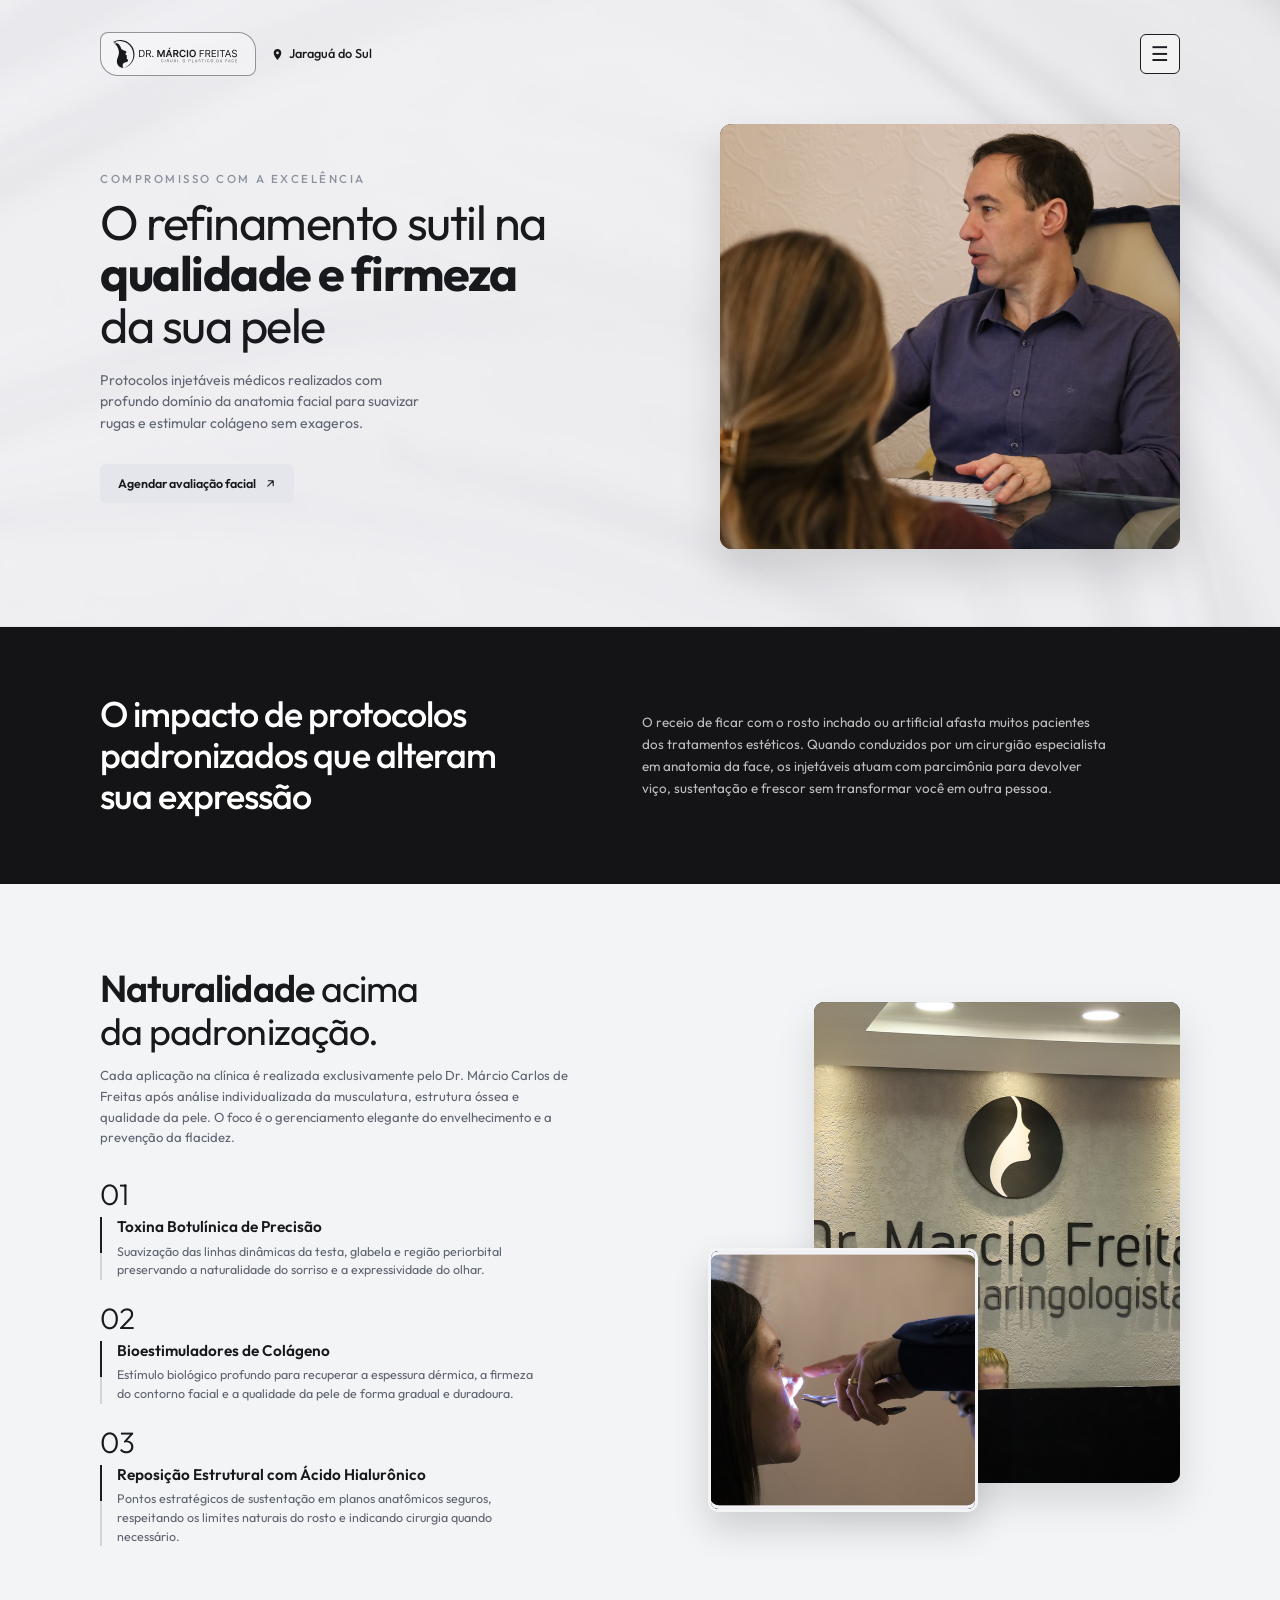
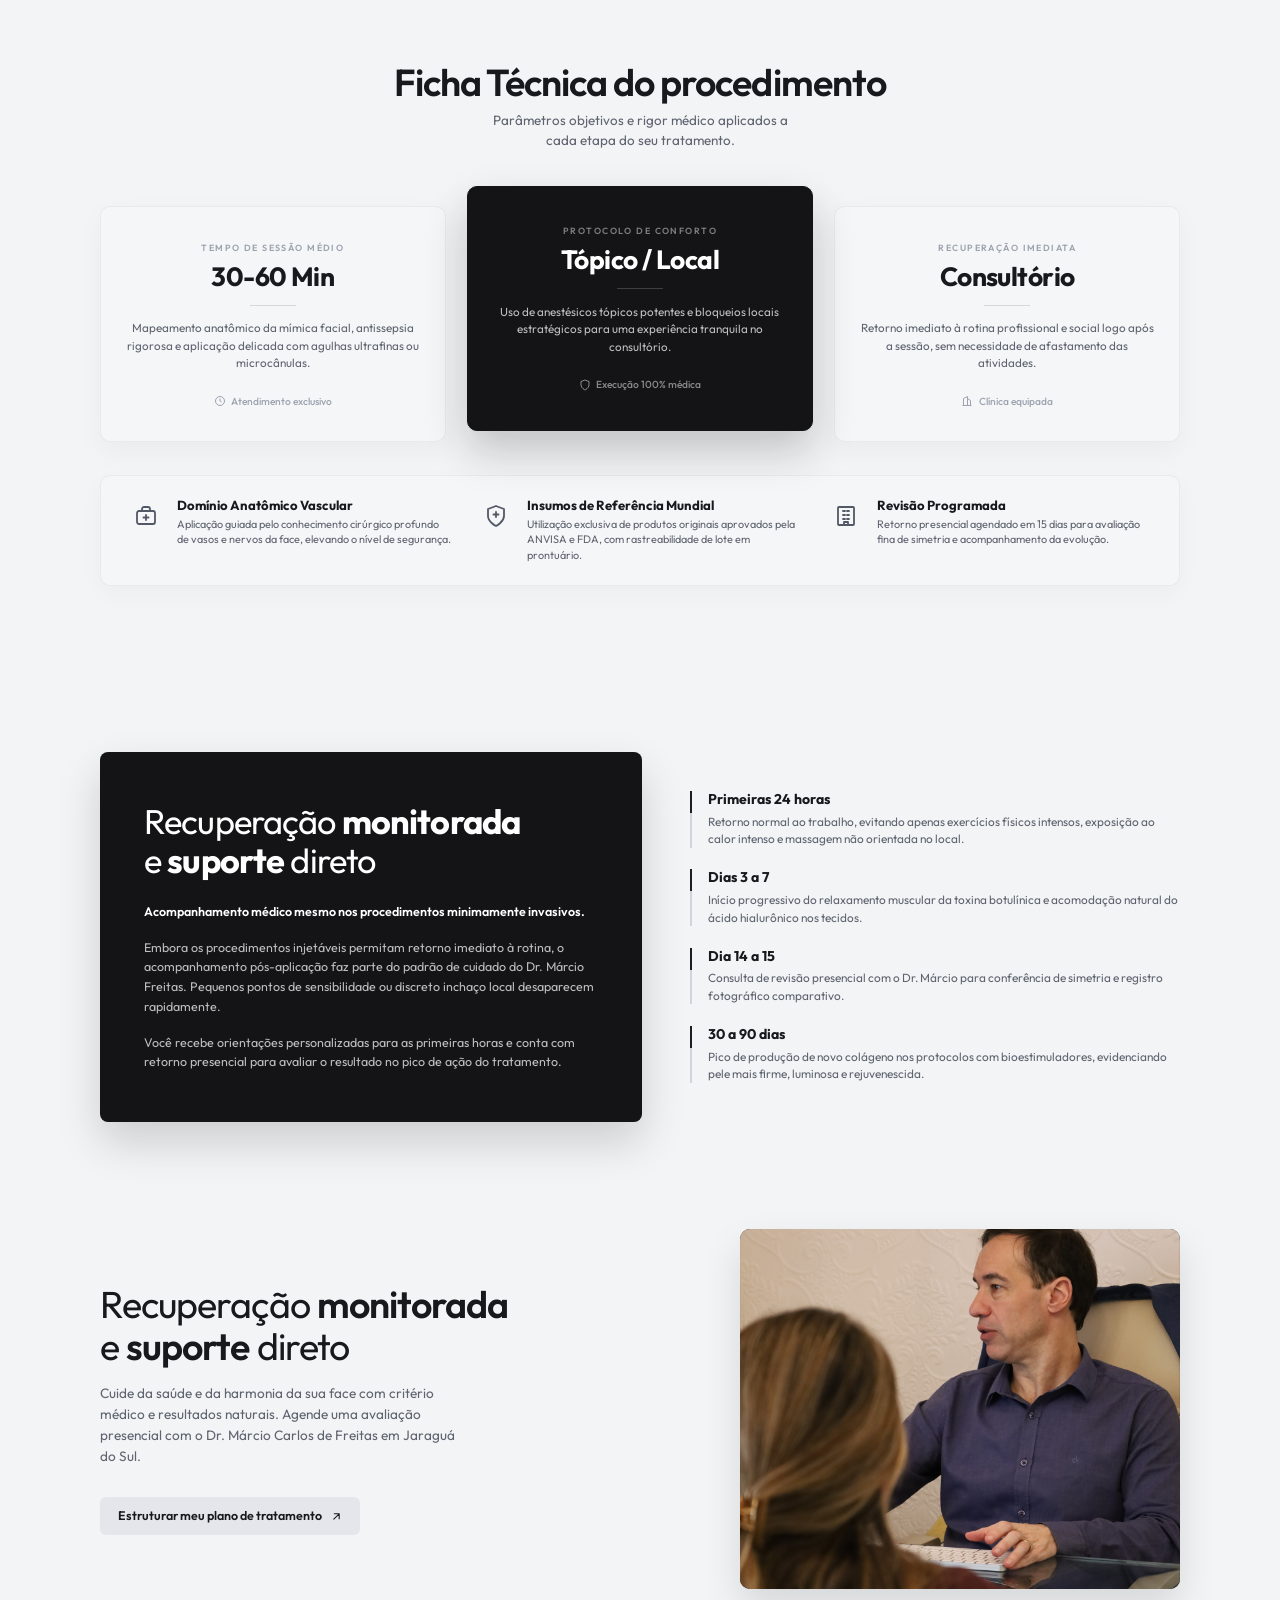
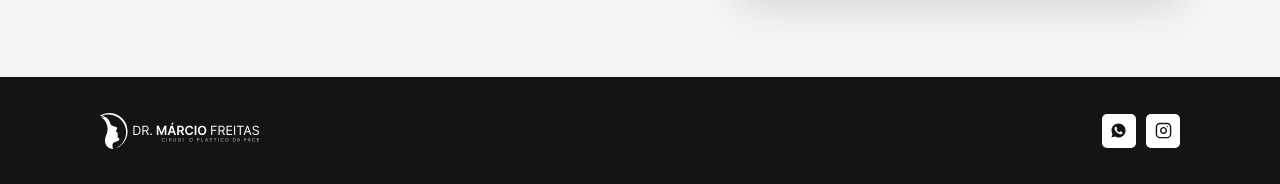
<file: harmonizacao-injetaveis.html>
<!DOCTYPE html>
<html lang="pt-BR">

<head>
  <meta charset="UTF-8">
  <meta name="viewport" content="width=device-width, initial-scale=1.0">
  <title>Harmonização Facial e Injetáveis em Jaraguá do Sul | Dr. Márcio Freitas</title>
  <meta name="description" content="Toxina Botulínica, Bioestimuladores de Colágeno e Ácido Hialurônico em Jaraguá do Sul conduzidos pelo Dr. Márcio Freitas (CRM-SC 9359 • RQE 4759).">

  <link rel="preconnect" href="https://fonts.googleapis.com">
  <link rel="preconnect" href="https://fonts.gstatic.com" crossorigin>
  <link href="https://fonts.googleapis.com/css2?family=Outfit:wght@300;400;500;600;700&display=swap" rel="stylesheet">

  <link rel="stylesheet" href="css/home.css">
</head>

<body>

  <!-- ======================== 1. HERO SECTION (PROC BASE) ======================== -->
  <section class="hero hero--proc" id="inicio">
    <header class="hd">
      <div class="wrap hd__in">
        <div class="hd__brand">
          <a href="index.html" class="logo-pill" aria-label="Dr. Márcio Freitas - Página Inicial">
            <img src="assets/images/logo-dark.svg" alt="Dr. Márcio Freitas - Cirurgia Plástica da Face" class="logo-pill__img">
          </a>

          <span class="hd__loc">
            <svg viewBox="0 0 24 24" fill="currentColor" aria-hidden="true">
              <path d="M12 2C8.13 2 5 5.13 5 9c0 5.25 7 13 7 13s7-7.75 7-13c0-3.87-3.13-7-7-7zm0 9.5A2.5 2.5 0 1 1 12 6.5a2.5 2.5 0 0 1 0 5z"/>
            </svg>
            Jaraguá do Sul
          </span>
        </div>

        <div class="hd__right">
          <nav class="nav-drawer" id="navMenu" aria-label="Navegação Principal">
            <a href="index.html">Início</a>
            <a href="index.html#sobre">Quem é o Dr. Márcio</a>
            <a href="rinoplastia.html">Rinoplastia</a>
            <a href="blefaroplastia.html">Blefaroplastia</a>
            <a href="lifting-facial.html">Lifting Facial</a>
            <a href="otoplastia.html">Otoplastia</a>
            <a href="harmonizacao-injetaveis.html" class="is-current">Injetáveis</a>
            <a href="index.html#duvidas">Perguntas Frequentes</a>
            <a href="index.html#depoimentos">Avaliações</a>
          </nav>
          <button class="menu-btn" id="mobileToggle" aria-label="Abrir menu" aria-expanded="false">☰</button>
        </div>
      </div>
    </header>

    <div class="wrap proc-hero-grid">
      <div class="proc-hero-copy reveal">
        <span class="eyebrow">COMPROMISSO COM A EXCELÊNCIA</span>
        <h1 class="proc-hero-title">
          O refinamento sutil na<br>
          <strong>qualidade e firmeza</strong><br>
          da sua pele
        </h1>
        <p class="proc-hero-lead">
          Protocolos injetáveis médicos realizados com profundo domínio da anatomia facial para suavizar rugas e estimular colágeno sem exageros.
        </p>
        <button class="btn-pill-soft" data-whatsapp-procedure="Injetáveis e Harmonização - Avaliação Facial">
          <span>Agendar avaliação facial</span>
          <svg viewBox="0 0 24 24" fill="none" stroke="currentColor" stroke-width="2" stroke-linecap="round" stroke-linejoin="round"><path d="M7 17L17 7M8 7h9v9"/></svg>
        </button>
      </div>

      <div class="proc-hero-media reveal">
        <img src="assets/images/home/care-main.png" alt="Harmonização Facial e Injetáveis Médicos - Dr. Márcio Freitas">
      </div>
    </div>
  </section>

  <main>
    <!-- ======================== 2. IMPACTO DO EXCESSO (DARK BAND) ======================== -->
    <section class="sec-proc-impact">
      <div class="wrap proc-impact-grid reveal">
        <h2 class="proc-impact-title">
          O impacto de protocolos<br>
          padronizados que alteram<br>
          sua expressão
        </h2>
        <p class="proc-impact-text">
          O receio de ficar com o rosto inchado ou artificial afasta muitos pacientes dos tratamentos estéticos. Quando conduzidos por um cirurgião especialista em anatomia da face, os injetáveis atuam com parcimônia para devolver viço, sustentação e frescor sem transformar você em outra pessoa.
        </p>
      </div>
    </section>

    <!-- ======================== 3. NATURALIDADE & PILARES (01, 02, 03) ======================== -->
    <section class="sec sec-proc-pillars" id="filosofia">
      <div class="wrap proc-pillars-grid">
        <div class="proc-pillars-copy reveal">
          <h2 class="sec-title"><strong>Naturalidade</strong> acima<br>da padronização.</h2>
          <p class="proc-pillars-intro">
            Cada aplicação na clínica é realizada exclusivamente pelo Dr. Márcio Carlos de Freitas após análise individualizada da musculatura, estrutura óssea e qualidade da pele. O foco é o gerenciamento elegante do envelhecimento e a prevenção da flacidez.
          </p>

          <div class="care-steps">
            <div class="care-step">
              <span class="care-step__num">01</span>
              <div class="care-step__body">
                <h3>Toxina Botulínica de Precisão</h3>
                <p>Suavização das linhas dinâmicas da testa, glabela e região periorbital preservando a naturalidade do sorriso e a expressividade do olhar.</p>
              </div>
            </div>

            <div class="care-step">
              <span class="care-step__num">02</span>
              <div class="care-step__body">
                <h3>Bioestimuladores de Colágeno</h3>
                <p>Estímulo biológico profundo para recuperar a espessura dérmica, a firmeza do contorno facial e a qualidade da pele de forma gradual e duradoura.</p>
              </div>
            </div>

            <div class="care-step">
              <span class="care-step__num">03</span>
              <div class="care-step__body">
                <h3>Reposição Estrutural com Ácido Hialurônico</h3>
                <p>Pontos estratégicos de sustentação em planos anatômicos seguros, respeitando os limites naturais do rosto e indicando cirurgia quando necessário.</p>
              </div>
            </div>
          </div>
        </div>

        <div class="proc-overlap-visual reveal">
          <div class="proc-overlap-visual__tall">
            <img src="assets/images/home/faq-clinic.png" alt="Clínica Dr. Márcio Freitas em Jaraguá do Sul" loading="lazy">
          </div>
          <div class="proc-overlap-visual__square">
            <img src="assets/images/home/care-inset.png" alt="Avaliação médica detalhada da face" loading="lazy">
          </div>
        </div>
      </div>
    </section>

    <!-- ======================== 4. FICHA TÉCNICA DO PROCEDIMENTO ======================== -->
    <section class="sec sec-proc-specs" id="ficha-tecnica">
      <div class="wrap">
        <div class="specs-header reveal">
          <h2 class="sec-title"><strong>Ficha Técnica do procedimento</strong></h2>
          <p>Parâmetros objetivos e rigor médico aplicados a<br>cada etapa do seu tratamento.</p>
        </div>

        <div class="specs-cards-grid reveal">
          <!-- Card 1 -->
          <article class="spec-card">
            <span class="spec-card__eyebrow">TEMPO DE SESSÃO MÉDIO</span>
            <h3 class="spec-card__val">30-60 Min</h3>
            <p class="spec-card__desc">
              Mapeamento anatômico da mímica facial, antissepsia rigorosa e aplicação delicada com agulhas ultrafinas ou microcânulas.
            </p>
            <span class="spec-card__meta">
              <svg viewBox="0 0 24 24" fill="none" stroke="currentColor" stroke-width="2"><circle cx="12" cy="12" r="9"/><path d="M12 7v5l3 2"/></svg>
              Atendimento exclusivo
            </span>
          </article>

          <!-- Card 2 (Featured Dark) -->
          <article class="spec-card spec-card--dark">
            <span class="spec-card__eyebrow">PROTOCOLO DE CONFORTO</span>
            <h3 class="spec-card__val">Tópico / Local</h3>
            <p class="spec-card__desc">
              Uso de anestésicos tópicos potentes e bloqueios locais estratégicos para uma experiência tranquila no consultório.
            </p>
            <span class="spec-card__meta">
              <svg viewBox="0 0 24 24" fill="none" stroke="currentColor" stroke-width="2"><path d="M12 22s8-4 8-10V5l-8-3-8 3v7c0 6 8 10 8 10z"/></svg>
              Execução 100% médica
            </span>
          </article>

          <!-- Card 3 -->
          <article class="spec-card">
            <span class="spec-card__eyebrow">RECUPERAÇÃO IMEDIATA</span>
            <h3 class="spec-card__val">Consultório</h3>
            <p class="spec-card__desc">
              Retorno imediato à rotina profissional e social logo após a sessão, sem necessidade de afastamento das atividades.
            </p>
            <span class="spec-card__meta">
              <svg viewBox="0 0 24 24" fill="none" stroke="currentColor" stroke-width="2"><path d="M3 21h18M5 21V7l8-4v18M19 21V11l-6-4"/></svg>
              Clínica equipada
            </span>
          </article>
        </div>

        <div class="specs-strip reveal">
          <div class="specs-strip__item">
            <div class="specs-strip__ico" aria-hidden="true">
              <svg viewBox="0 0 24 24" fill="none" stroke="currentColor" stroke-width="1.8" stroke-linecap="round" stroke-linejoin="round">
                <rect x="3" y="7" width="18" height="13" rx="2"/>
                <path d="M8 7V5a2 2 0 0 1 2-2h4a2 2 0 0 1 2 2v2M12 11v5M9.5 13.5h5"/>
              </svg>
            </div>
            <div class="specs-strip__body">
              <h4>Domínio Anatômico Vascular</h4>
              <p>Aplicação guiada pelo conhecimento cirúrgico profundo de vasos e nervos da face, elevando o nível de segurança.</p>
            </div>
          </div>

          <div class="specs-strip__item">
            <div class="specs-strip__ico" aria-hidden="true">
              <svg viewBox="0 0 24 24" fill="none" stroke="currentColor" stroke-width="1.8" stroke-linecap="round" stroke-linejoin="round">
                <path d="M12 22s8-4 8-10V5l-8-3-8 3v7c0 6 8 10 8 10z"/>
                <path d="M12 8v5M9.5 10.5h5"/>
              </svg>
            </div>
            <div class="specs-strip__body">
              <h4>Insumos de Referência Mundial</h4>
              <p>Utilização exclusiva de produtos originais aprovados pela ANVISA e FDA, com rastreabilidade de lote em prontuário.</p>
            </div>
          </div>

          <div class="specs-strip__item">
            <div class="specs-strip__ico" aria-hidden="true">
              <svg viewBox="0 0 24 24" fill="none" stroke="currentColor" stroke-width="1.8" stroke-linecap="round" stroke-linejoin="round">
                <rect x="4" y="3" width="16" height="18" rx="1"/>
                <path d="M9 7h2M13 7h2M9 11h2M13 11h2M9 15h2M13 15h2M10 21v-3h4v3"/>
              </svg>
            </div>
            <div class="specs-strip__body">
              <h4>Revisão Programada</h4>
              <p>Retorno presencial agendado em 15 dias para avaliação fina de simetria e acompanhamento da evolução.</p>
            </div>
          </div>
        </div>
      </div>
    </section>

    <!-- ======================== 5. RECUPERAÇÃO MONITORADA ======================== -->
    <section class="sec sec-proc-recovery" id="recuperacao">
      <div class="wrap recovery-grid">
        <div class="recovery-dark-card reveal">
          <h2>Recuperação <strong>monitorada</strong><br>e <strong>suporte</strong> direto</h2>
          <p class="recovery-dark-card__lead">Acompanhamento médico mesmo nos procedimentos minimamente invasivos.</p>
          <p>
            Embora os procedimentos injetáveis permitam retorno imediato à rotina, o acompanhamento pós-aplicação faz parte do padrão de cuidado do Dr. Márcio Freitas. Pequenos pontos de sensibilidade ou discreto inchaço local desaparecem rapidamente.
          </p>
          <p>
            Você recebe orientações personalizadas para as primeiras horas e conta com retorno presencial para avaliar o resultado no pico de ação do tratamento.
          </p>
        </div>

        <div class="recovery-timeline reveal">
          <div class="rt-item">
            <h4>Primeiras 24 horas</h4>
            <p>Retorno normal ao trabalho, evitando apenas exercícios físicos intensos, exposição ao calor intenso e massagem não orientada no local.</p>
          </div>

          <div class="rt-item">
            <h4>Dias 3 a 7</h4>
            <p>Início progressivo do relaxamento muscular da toxina botulínica e acomodação natural do ácido hialurônico nos tecidos.</p>
          </div>

          <div class="rt-item">
            <h4>Dia 14 a 15</h4>
            <p>Consulta de revisão presencial com o Dr. Márcio para conferência de simetria e registro fotográfico comparativo.</p>
          </div>

          <div class="rt-item">
            <h4>30 a 90 dias</h4>
            <p>Pico de produção de novo colágeno nos protocolos com bioestimuladores, evidenciando pele mais firme, luminosa e rejuvenescida.</p>
          </div>
        </div>
      </div>
    </section>

    <!-- ======================== 6. AGENDAMENTO / PLANO CIRÚRGICO ======================== -->
    <section class="sec sec-proc-cta" id="agendar">
      <div class="wrap proc-cta-grid">
        <div class="proc-cta-copy reveal">
          <h2 class="sec-title">Recuperação <strong>monitorada</strong><br>e <strong>suporte</strong> direto</h2>
          <p>
            Cuide da saúde e da harmonia da sua face com critério médico e resultados naturais. Agende uma avaliação presencial com o Dr. Márcio Carlos de Freitas em Jaraguá do Sul.
          </p>
          <button class="btn-pill-soft" data-whatsapp-procedure="Injetáveis e Harmonização - Plano de Tratamento">
            <span>Estruturar meu plano de tratamento</span>
            <svg viewBox="0 0 24 24" fill="none" stroke="currentColor" stroke-width="2" stroke-linecap="round" stroke-linejoin="round"><path d="M7 17L17 7M8 7h9v9"/></svg>
          </button>
        </div>

        <div class="proc-cta-media reveal">
          <img src="assets/images/home/care-main.png" alt="Consulta presencial com Dr. Márcio Freitas" loading="lazy">
        </div>
      </div>
    </section>
  </main>

  <!-- ======================== 7. FOOTER ======================== -->
  <footer class="ft-dark">
    <div class="wrap ft-dark__in">
      <a href="index.html" class="ft-logo" aria-label="Dr. Márcio Freitas">
        <img src="assets/images/logo-white.svg" alt="Dr. Márcio Freitas - Cirurgia Plástica da Face" class="ft-logo__img">
      </a>

      <div class="ft-socials">
        <button class="ft-soc-btn" data-whatsapp-procedure="Injetáveis - Rodapé" aria-label="WhatsApp Dr. Márcio Freitas">
          <svg viewBox="0 0 24 24" fill="currentColor"><path d="M12.04 2C6.58 2 2.13 6.45 2.13 11.91c0 1.75.46 3.45 1.32 4.95L2.05 22l5.25-1.38c1.45.79 3.08 1.21 4.74 1.21 5.46 0 9.91-4.45 9.91-9.91C21.95 6.45 17.5 2 12.04 2zm5.82 14.01c-.24.68-1.41 1.3-1.95 1.38-.5.08-1.13.11-1.82-.11-.42-.13-.96-.31-1.65-.61-2.9-1.25-4.79-4.17-4.94-4.36-.14-.19-1.18-1.57-1.18-2.99 0-1.42.74-2.12 1.01-2.41.26-.29.58-.36.77-.36.19 0 .38.01.55.01.18 0 .41-.07.64.49.24.58.82 2 .89 2.14.07.14.12.31.02.5-.1.19-.14.31-.29.48-.14.17-.3.38-.43.51-.14.14-.29.3-.13.58.17.29.75 1.23 1.61 2 .89.79 1.63 1.04 1.92 1.18.29.14.46.12.63-.07.17-.19.72-.84.91-1.13.19-.29.38-.24.65-.14.26.1 1.68.79 1.97.94.29.14.48.22.55.34.07.12.07.7-.17 1.38z"/></svg>
        </button>
        <a href="https://www.instagram.com/clinica.drmarciofreitas/" target="_blank" rel="noopener" class="ft-soc-btn" aria-label="Instagram Dr. Márcio Freitas">
          <svg viewBox="0 0 24 24" fill="none" stroke="currentColor" stroke-width="2" stroke-linecap="round" stroke-linejoin="round"><rect x="2" y="2" width="20" height="20" rx="5"/><path d="M16 11.37A4 4 0 1 1 12.63 8 4 4 0 0 1 16 11.37z"/><line x1="17.5" y1="6.5" x2="17.51" y2="6.5"/></svg>
        </a>
      </div>
    </div>
  </footer>

  <script src="js/main.js"></script>
  <script>
    const io = new IntersectionObserver(entries => {
      entries.forEach(entry => {
        if (entry.isIntersecting) {
          entry.target.classList.add('in');
          io.unobserve(entry.target);
        }
      });
    }, { threshold: 0.12 });
    document.querySelectorAll('.reveal').forEach(el => io.observe(el));
  </script>
</body>

</html>
</file>
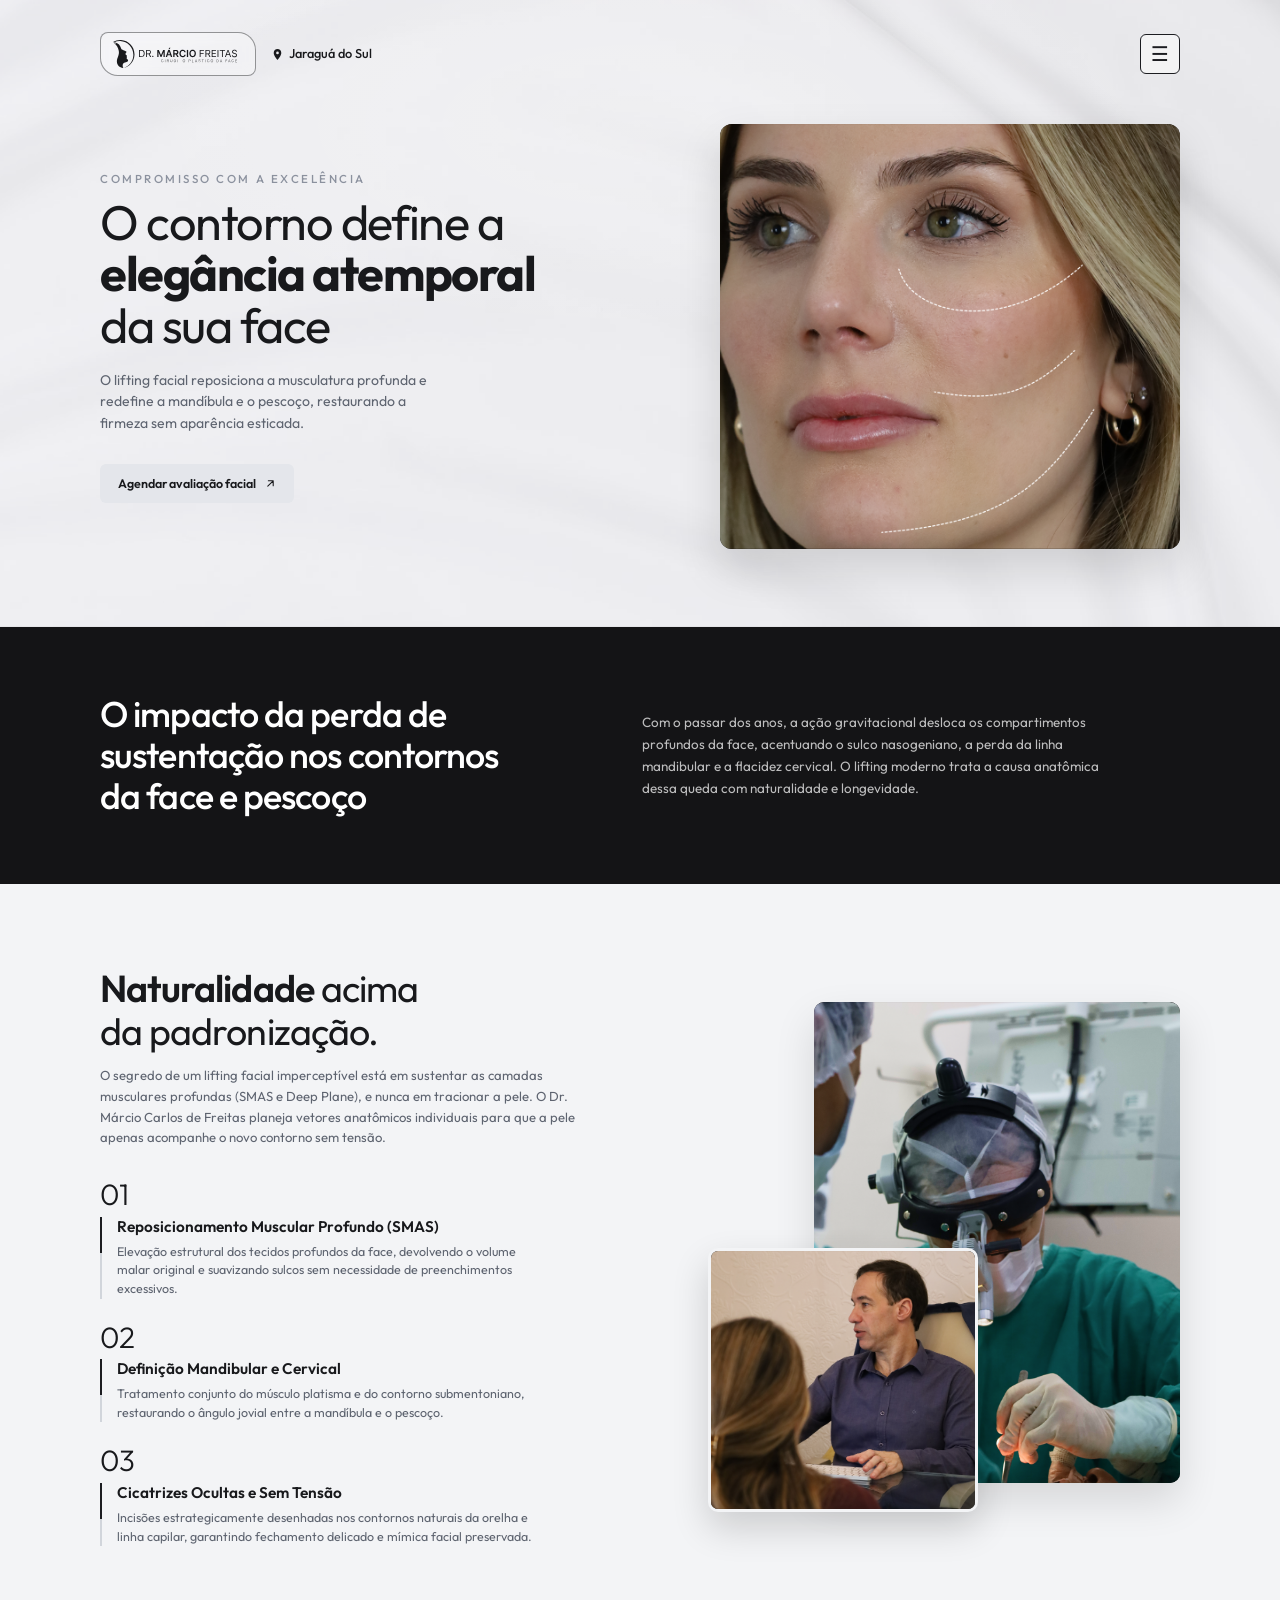
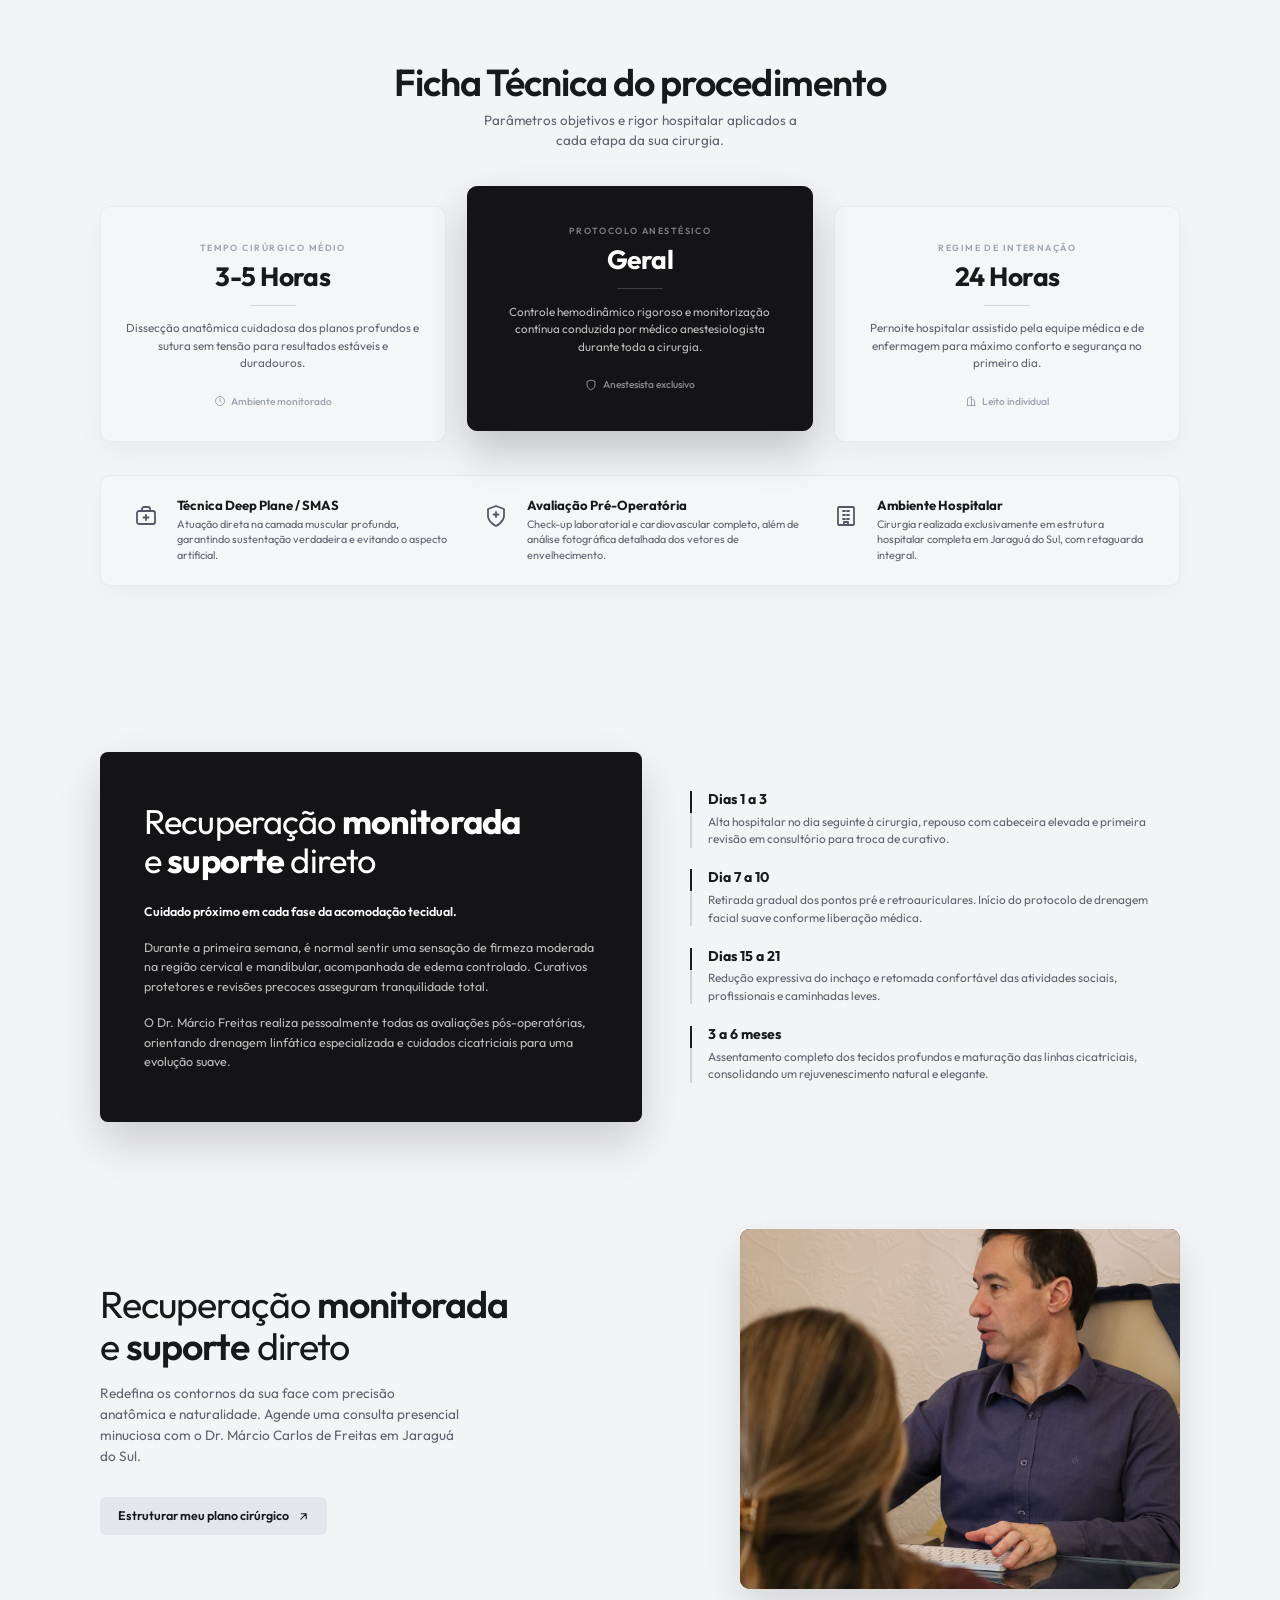
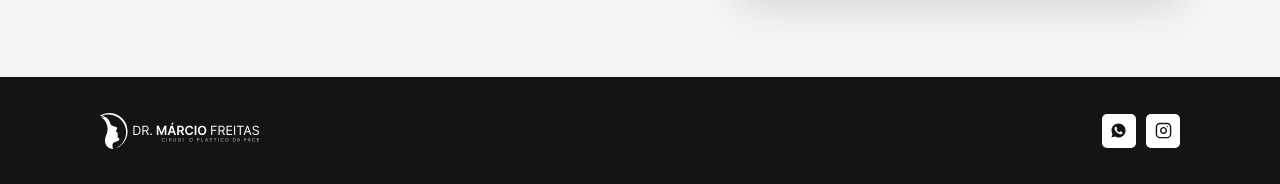
<file: lifting-facial.html>
<!DOCTYPE html>
<html lang="pt-BR">

<head>
  <meta charset="UTF-8">
  <meta name="viewport" content="width=device-width, initial-scale=1.0">
  <title>Lifting Facial (Ritidoplastia) em Jaraguá do Sul | Dr. Márcio Freitas</title>
  <meta name="description" content="Lifting Facial e Cervical (Deep Plane & SMAS) em Jaraguá do Sul com o Dr. Márcio Freitas (CRM-SC 9359 • RQE 4759). Reposicionamento anatômico e resultados naturais.">

  <link rel="preconnect" href="https://fonts.googleapis.com">
  <link rel="preconnect" href="https://fonts.gstatic.com" crossorigin>
  <link href="https://fonts.googleapis.com/css2?family=Outfit:wght@300;400;500;600;700&display=swap" rel="stylesheet">

  <link rel="stylesheet" href="css/home.css">
</head>

<body>

  <!-- ======================== 1. HERO SECTION (PROC BASE) ======================== -->
  <section class="hero hero--proc" id="inicio">
    <header class="hd">
      <div class="wrap hd__in">
        <div class="hd__brand">
          <a href="index.html" class="logo-pill" aria-label="Dr. Márcio Freitas - Página Inicial">
            <img src="assets/images/logo-dark.svg" alt="Dr. Márcio Freitas - Cirurgia Plástica da Face" class="logo-pill__img">
          </a>

          <span class="hd__loc">
            <svg viewBox="0 0 24 24" fill="currentColor" aria-hidden="true">
              <path d="M12 2C8.13 2 5 5.13 5 9c0 5.25 7 13 7 13s7-7.75 7-13c0-3.87-3.13-7-7-7zm0 9.5A2.5 2.5 0 1 1 12 6.5a2.5 2.5 0 0 1 0 5z"/>
            </svg>
            Jaraguá do Sul
          </span>
        </div>

        <div class="hd__right">
          <nav class="nav-drawer" id="navMenu" aria-label="Navegação Principal">
            <a href="index.html">Início</a>
            <a href="index.html#sobre">Quem é o Dr. Márcio</a>
            <a href="rinoplastia.html">Rinoplastia</a>
            <a href="blefaroplastia.html">Blefaroplastia</a>
            <a href="lifting-facial.html" class="is-current">Lifting Facial</a>
            <a href="otoplastia.html">Otoplastia</a>
            <a href="harmonizacao-injetaveis.html">Injetáveis</a>
            <a href="index.html#duvidas">Perguntas Frequentes</a>
            <a href="index.html#depoimentos">Avaliações</a>
          </nav>
          <button class="menu-btn" id="mobileToggle" aria-label="Abrir menu" aria-expanded="false">☰</button>
        </div>
      </div>
    </header>

    <div class="wrap proc-hero-grid">
      <div class="proc-hero-copy reveal">
        <span class="eyebrow">COMPROMISSO COM A EXCELÊNCIA</span>
        <h1 class="proc-hero-title">
          O contorno define a<br>
          <strong>elegância atemporal</strong><br>
          da sua face
        </h1>
        <p class="proc-hero-lead">
          O lifting facial reposiciona a musculatura profunda e redefine a mandíbula e o pescoço, restaurando a firmeza sem aparência esticada.
        </p>
        <button class="btn-pill-soft" data-whatsapp-procedure="Lifting Facial - Avaliação Facial">
          <span>Agendar avaliação facial</span>
          <svg viewBox="0 0 24 24" fill="none" stroke="currentColor" stroke-width="2" stroke-linecap="round" stroke-linejoin="round"><path d="M7 17L17 7M8 7h9v9"/></svg>
        </button>
      </div>

      <div class="proc-hero-media reveal">
        <img src="assets/images/home/proc-lifting.png" alt="Lifting Facial e Cervical - Dr. Márcio Freitas">
      </div>
    </div>
  </section>

  <main>
    <!-- ======================== 2. IMPACTO DO TEMPO (DARK BAND) ======================== -->
    <section class="sec-proc-impact">
      <div class="wrap proc-impact-grid reveal">
        <h2 class="proc-impact-title">
          O impacto da perda de<br>
          sustentação nos contornos<br>
          da face e pescoço
        </h2>
        <p class="proc-impact-text">
          Com o passar dos anos, a ação gravitacional desloca os compartimentos profundos da face, acentuando o sulco nasogeniano, a perda da linha mandibular e a flacidez cervical. O lifting moderno trata a causa anatômica dessa queda com naturalidade e longevidade.
        </p>
      </div>
    </section>

    <!-- ======================== 3. NATURALIDADE & PILARES (01, 02, 03) ======================== -->
    <section class="sec sec-proc-pillars" id="filosofia">
      <div class="wrap proc-pillars-grid">
        <div class="proc-pillars-copy reveal">
          <h2 class="sec-title"><strong>Naturalidade</strong> acima<br>da padronização.</h2>
          <p class="proc-pillars-intro">
            O segredo de um lifting facial imperceptível está em sustentar as camadas musculares profundas (SMAS e Deep Plane), e nunca em tracionar a pele. O Dr. Márcio Carlos de Freitas planeja vetores anatômicos individuais para que a pele apenas acompanhe o novo contorno sem tensão.
          </p>

          <div class="care-steps">
            <div class="care-step">
              <span class="care-step__num">01</span>
              <div class="care-step__body">
                <h3>Reposicionamento Muscular Profundo (SMAS)</h3>
                <p>Elevação estrutural dos tecidos profundos da face, devolvendo o volume malar original e suavizando sulcos sem necessidade de preenchimentos excessivos.</p>
              </div>
            </div>

            <div class="care-step">
              <span class="care-step__num">02</span>
              <div class="care-step__body">
                <h3>Definição Mandibular e Cervical</h3>
                <p>Tratamento conjunto do músculo platisma e do contorno submentoniano, restaurando o ângulo jovial entre a mandíbula e o pescoço.</p>
              </div>
            </div>

            <div class="care-step">
              <span class="care-step__num">03</span>
              <div class="care-step__body">
                <h3>Cicatrizes Ocultas e Sem Tensão</h3>
                <p>Incisões estrategicamente desenhadas nos contornos naturais da orelha e linha capilar, garantindo fechamento delicado e mímica facial preservada.</p>
              </div>
            </div>
          </div>
        </div>

        <div class="proc-overlap-visual reveal">
          <div class="proc-overlap-visual__tall">
            <img src="assets/images/home/about-panel-1.png" alt="Dr. Márcio Freitas em cirurgia plástica facial" loading="lazy">
          </div>
          <div class="proc-overlap-visual__square">
            <img src="assets/images/home/care-main.png" alt="Planejamento cirúrgico individualizado" loading="lazy">
          </div>
        </div>
      </div>
    </section>

    <!-- ======================== 4. FICHA TÉCNICA DO PROCEDIMENTO ======================== -->
    <section class="sec sec-proc-specs" id="ficha-tecnica">
      <div class="wrap">
        <div class="specs-header reveal">
          <h2 class="sec-title"><strong>Ficha Técnica do procedimento</strong></h2>
          <p>Parâmetros objetivos e rigor hospitalar aplicados a<br>cada etapa da sua cirurgia.</p>
        </div>

        <div class="specs-cards-grid reveal">
          <!-- Card 1 -->
          <article class="spec-card">
            <span class="spec-card__eyebrow">TEMPO CIRÚRGICO MÉDIO</span>
            <h3 class="spec-card__val">3-5 Horas</h3>
            <p class="spec-card__desc">
              Dissecção anatômica cuidadosa dos planos profundos e sutura sem tensão para resultados estáveis e duradouros.
            </p>
            <span class="spec-card__meta">
              <svg viewBox="0 0 24 24" fill="none" stroke="currentColor" stroke-width="2"><circle cx="12" cy="12" r="9"/><path d="M12 7v5l3 2"/></svg>
              Ambiente monitorado
            </span>
          </article>

          <!-- Card 2 (Featured Dark) -->
          <article class="spec-card spec-card--dark">
            <span class="spec-card__eyebrow">PROTOCOLO ANESTÉSICO</span>
            <h3 class="spec-card__val">Geral</h3>
            <p class="spec-card__desc">
              Controle hemodinâmico rigoroso e monitorização contínua conduzida por médico anestesiologista durante toda a cirurgia.
            </p>
            <span class="spec-card__meta">
              <svg viewBox="0 0 24 24" fill="none" stroke="currentColor" stroke-width="2"><path d="M12 22s8-4 8-10V5l-8-3-8 3v7c0 6 8 10 8 10z"/></svg>
              Anestesista exclusivo
            </span>
          </article>

          <!-- Card 3 -->
          <article class="spec-card">
            <span class="spec-card__eyebrow">REGIME DE INTERNAÇÃO</span>
            <h3 class="spec-card__val">24 Horas</h3>
            <p class="spec-card__desc">
              Pernoite hospitalar assistido pela equipe médica e de enfermagem para máximo conforto e segurança no primeiro dia.
            </p>
            <span class="spec-card__meta">
              <svg viewBox="0 0 24 24" fill="none" stroke="currentColor" stroke-width="2"><path d="M3 21h18M5 21V7l8-4v18M19 21V11l-6-4"/></svg>
              Leito individual
            </span>
          </article>
        </div>

        <div class="specs-strip reveal">
          <div class="specs-strip__item">
            <div class="specs-strip__ico" aria-hidden="true">
              <svg viewBox="0 0 24 24" fill="none" stroke="currentColor" stroke-width="1.8" stroke-linecap="round" stroke-linejoin="round">
                <rect x="3" y="7" width="18" height="13" rx="2"/>
                <path d="M8 7V5a2 2 0 0 1 2-2h4a2 2 0 0 1 2 2v2M12 11v5M9.5 13.5h5"/>
              </svg>
            </div>
            <div class="specs-strip__body">
              <h4>Técnica Deep Plane / SMAS</h4>
              <p>Atuação direta na camada muscular profunda, garantindo sustentação verdadeira e evitando o aspecto artificial.</p>
            </div>
          </div>

          <div class="specs-strip__item">
            <div class="specs-strip__ico" aria-hidden="true">
              <svg viewBox="0 0 24 24" fill="none" stroke="currentColor" stroke-width="1.8" stroke-linecap="round" stroke-linejoin="round">
                <path d="M12 22s8-4 8-10V5l-8-3-8 3v7c0 6 8 10 8 10z"/>
                <path d="M12 8v5M9.5 10.5h5"/>
              </svg>
            </div>
            <div class="specs-strip__body">
              <h4>Avaliação Pré-Operatória</h4>
              <p>Check-up laboratorial e cardiovascular completo, além de análise fotográfica detalhada dos vetores de envelhecimento.</p>
            </div>
          </div>

          <div class="specs-strip__item">
            <div class="specs-strip__ico" aria-hidden="true">
              <svg viewBox="0 0 24 24" fill="none" stroke="currentColor" stroke-width="1.8" stroke-linecap="round" stroke-linejoin="round">
                <rect x="4" y="3" width="16" height="18" rx="1"/>
                <path d="M9 7h2M13 7h2M9 11h2M13 11h2M9 15h2M13 15h2M10 21v-3h4v3"/>
              </svg>
            </div>
            <div class="specs-strip__body">
              <h4>Ambiente Hospitalar</h4>
              <p>Cirurgia realizada exclusivamente em estrutura hospitalar completa em Jaraguá do Sul, com retaguarda integral.</p>
            </div>
          </div>
        </div>
      </div>
    </section>

    <!-- ======================== 5. RECUPERAÇÃO MONITORADA ======================== -->
    <section class="sec sec-proc-recovery" id="recuperacao">
      <div class="wrap recovery-grid">
        <div class="recovery-dark-card reveal">
          <h2>Recuperação <strong>monitorada</strong><br>e <strong>suporte</strong> direto</h2>
          <p class="recovery-dark-card__lead">Cuidado próximo em cada fase da acomodação tecidual.</p>
          <p>
            Durante a primeira semana, é normal sentir uma sensação de firmeza moderada na região cervical e mandibular, acompanhada de edema controlado. Curativos protetores e revisões precoces asseguram tranquilidade total.
          </p>
          <p>
            O Dr. Márcio Freitas realiza pessoalmente todas as avaliações pós-operatórias, orientando drenagem linfática especializada e cuidados cicatriciais para uma evolução suave.
          </p>
        </div>

        <div class="recovery-timeline reveal">
          <div class="rt-item">
            <h4>Dias 1 a 3</h4>
            <p>Alta hospitalar no dia seguinte à cirurgia, repouso com cabeceira elevada e primeira revisão em consultório para troca de curativo.</p>
          </div>

          <div class="rt-item">
            <h4>Dia 7 a 10</h4>
            <p>Retirada gradual dos pontos pré e retroauriculares. Início do protocolo de drenagem facial suave conforme liberação médica.</p>
          </div>

          <div class="rt-item">
            <h4>Dias 15 a 21</h4>
            <p>Redução expressiva do inchaço e retomada confortável das atividades sociais, profissionais e caminhadas leves.</p>
          </div>

          <div class="rt-item">
            <h4>3 a 6 meses</h4>
            <p>Assentamento completo dos tecidos profundos e maturação das linhas cicatriciais, consolidando um rejuvenescimento natural e elegante.</p>
          </div>
        </div>
      </div>
    </section>

    <!-- ======================== 6. AGENDAMENTO / PLANO CIRÚRGICO ======================== -->
    <section class="sec sec-proc-cta" id="agendar">
      <div class="wrap proc-cta-grid">
        <div class="proc-cta-copy reveal">
          <h2 class="sec-title">Recuperação <strong>monitorada</strong><br>e <strong>suporte</strong> direto</h2>
          <p>
            Redefina os contornos da sua face com precisão anatômica e naturalidade. Agende uma consulta presencial minuciosa com o Dr. Márcio Carlos de Freitas em Jaraguá do Sul.
          </p>
          <button class="btn-pill-soft" data-whatsapp-procedure="Lifting Facial - Plano Cirúrgico">
            <span>Estruturar meu plano cirúrgico</span>
            <svg viewBox="0 0 24 24" fill="none" stroke="currentColor" stroke-width="2" stroke-linecap="round" stroke-linejoin="round"><path d="M7 17L17 7M8 7h9v9"/></svg>
          </button>
        </div>

        <div class="proc-cta-media reveal">
          <img src="assets/images/home/care-main.png" alt="Consulta presencial com Dr. Márcio Freitas" loading="lazy">
        </div>
      </div>
    </section>
  </main>

  <!-- ======================== 7. FOOTER ======================== -->
  <footer class="ft-dark">
    <div class="wrap ft-dark__in">
      <a href="index.html" class="ft-logo" aria-label="Dr. Márcio Freitas">
        <img src="assets/images/logo-white.svg" alt="Dr. Márcio Freitas - Cirurgia Plástica da Face" class="ft-logo__img">
      </a>

      <div class="ft-socials">
        <button class="ft-soc-btn" data-whatsapp-procedure="Lifting Facial - Rodapé" aria-label="WhatsApp Dr. Márcio Freitas">
          <svg viewBox="0 0 24 24" fill="currentColor"><path d="M12.04 2C6.58 2 2.13 6.45 2.13 11.91c0 1.75.46 3.45 1.32 4.95L2.05 22l5.25-1.38c1.45.79 3.08 1.21 4.74 1.21 5.46 0 9.91-4.45 9.91-9.91C21.95 6.45 17.5 2 12.04 2zm5.82 14.01c-.24.68-1.41 1.3-1.95 1.38-.5.08-1.13.11-1.82-.11-.42-.13-.96-.31-1.65-.61-2.9-1.25-4.79-4.17-4.94-4.36-.14-.19-1.18-1.57-1.18-2.99 0-1.42.74-2.12 1.01-2.41.26-.29.58-.36.77-.36.19 0 .38.01.55.01.18 0 .41-.07.64.49.24.58.82 2 .89 2.14.07.14.12.31.02.5-.1.19-.14.31-.29.48-.14.17-.3.38-.43.51-.14.14-.29.3-.13.58.17.29.75 1.23 1.61 2 .89.79 1.63 1.04 1.92 1.18.29.14.46.12.63-.07.17-.19.72-.84.91-1.13.19-.29.38-.24.65-.14.26.1 1.68.79 1.97.94.29.14.48.22.55.34.07.12.07.7-.17 1.38z"/></svg>
        </button>
        <a href="https://www.instagram.com/clinica.drmarciofreitas/" target="_blank" rel="noopener" class="ft-soc-btn" aria-label="Instagram Dr. Márcio Freitas">
          <svg viewBox="0 0 24 24" fill="none" stroke="currentColor" stroke-width="2" stroke-linecap="round" stroke-linejoin="round"><rect x="2" y="2" width="20" height="20" rx="5"/><path d="M16 11.37A4 4 0 1 1 12.63 8 4 4 0 0 1 16 11.37z"/><line x1="17.5" y1="6.5" x2="17.51" y2="6.5"/></svg>
        </a>
      </div>
    </div>
  </footer>

  <script src="js/main.js"></script>
  <script>
    const io = new IntersectionObserver(entries => {
      entries.forEach(entry => {
        if (entry.isIntersecting) {
          entry.target.classList.add('in');
          io.unobserve(entry.target);
        }
      });
    }, { threshold: 0.12 });
    document.querySelectorAll('.reveal').forEach(el => io.observe(el));
  </script>
</body>

</html>
</file>
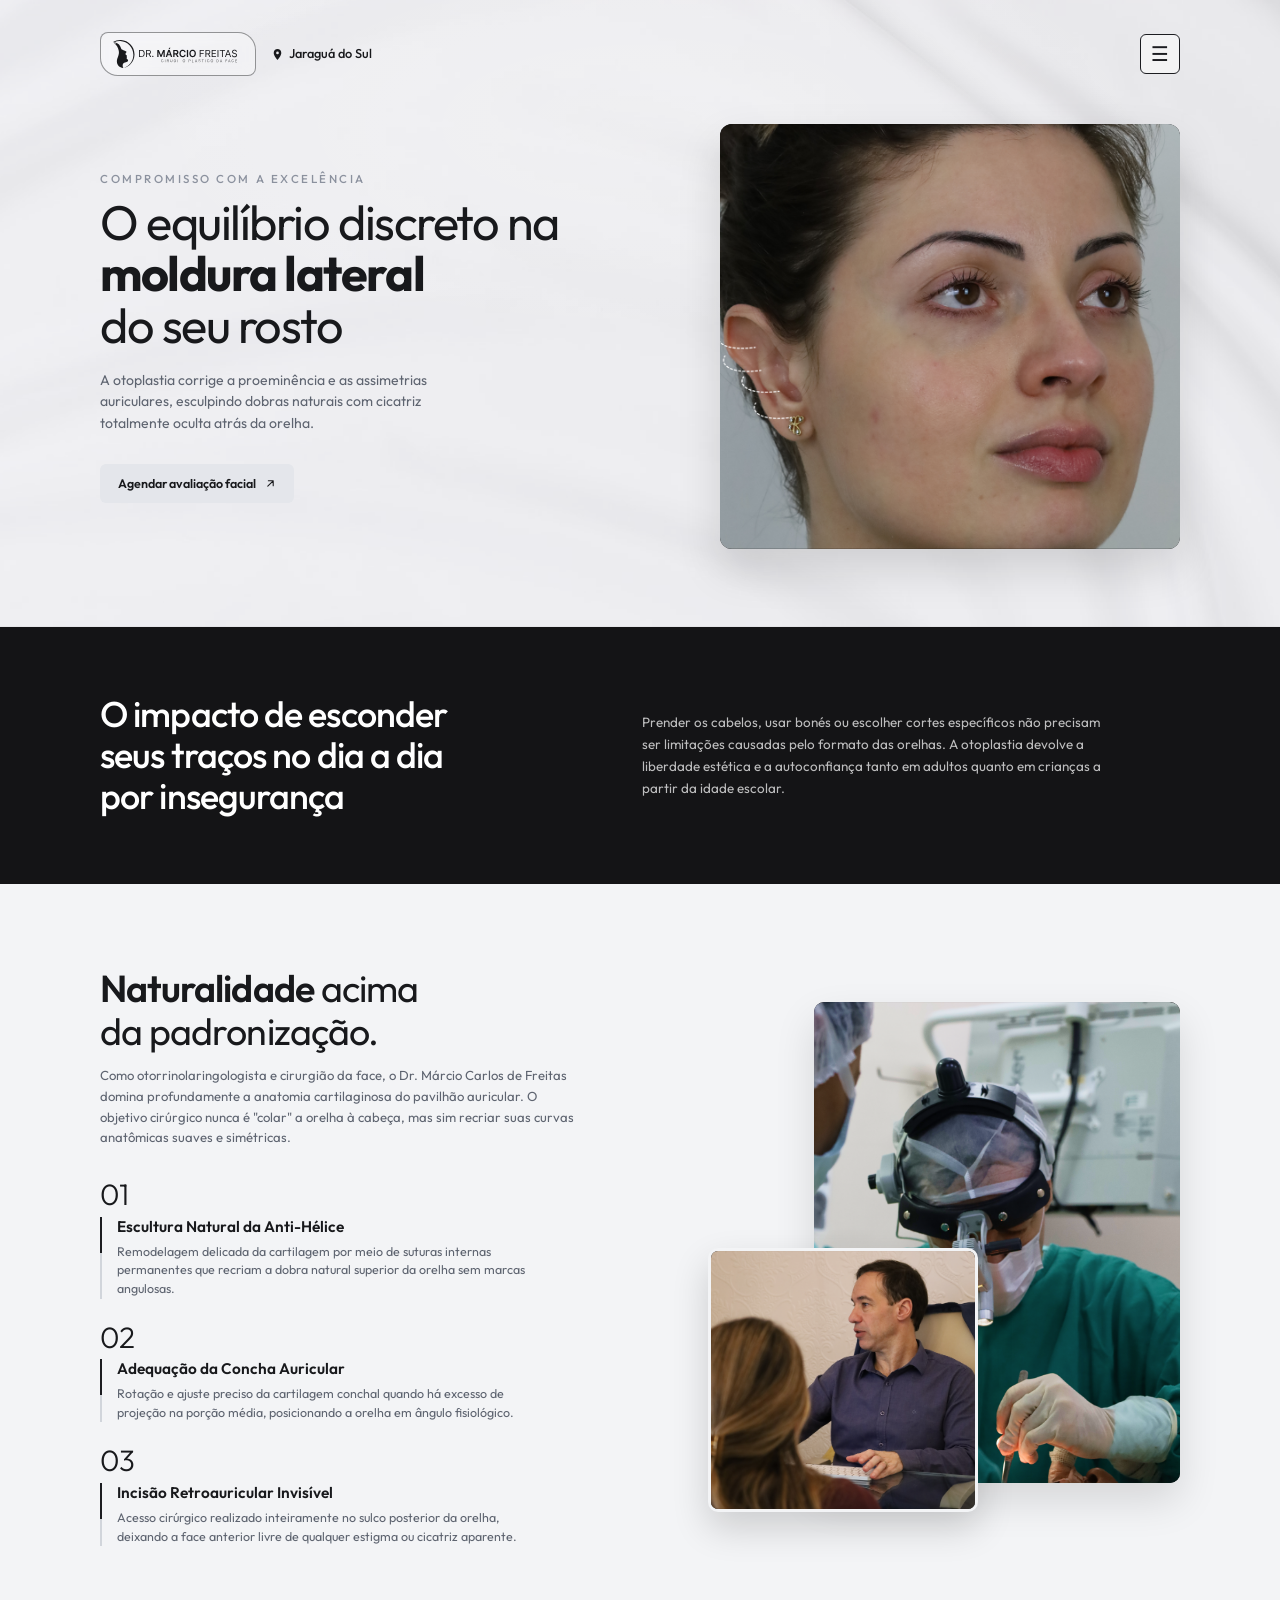
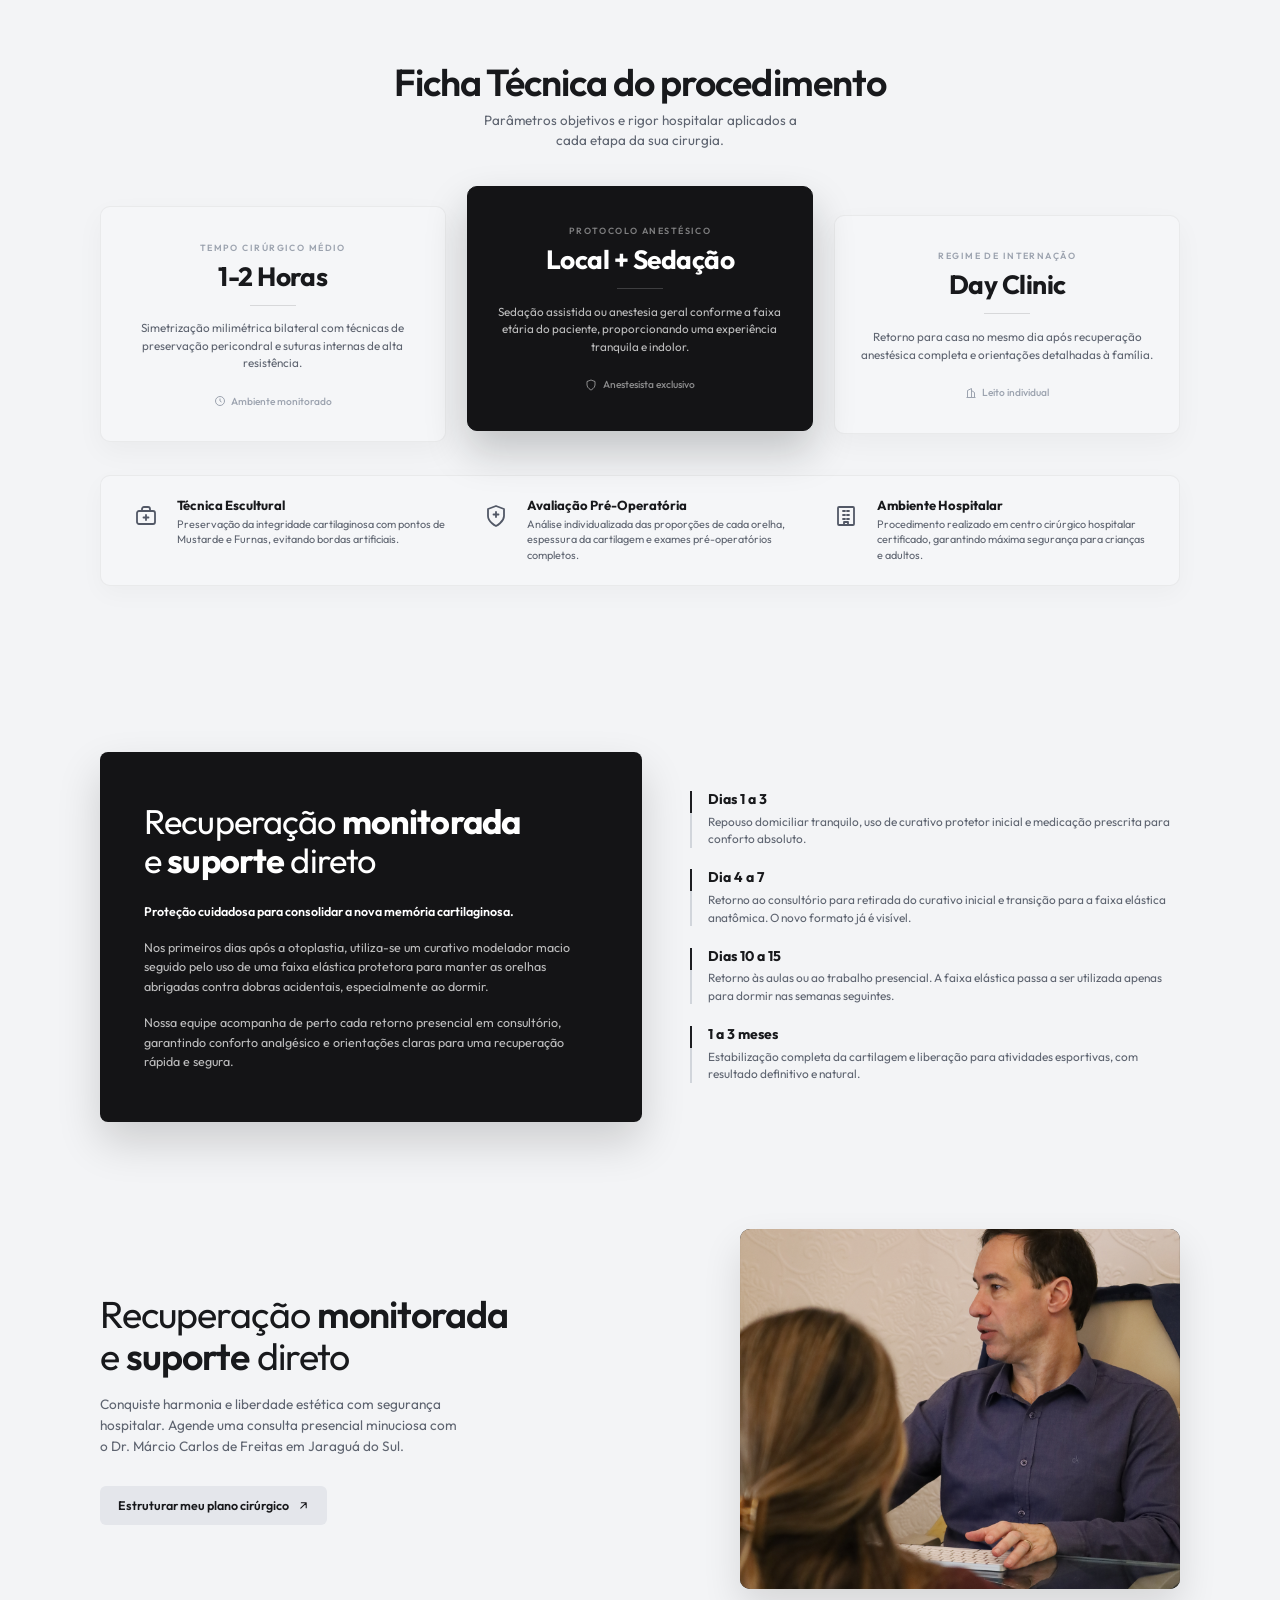
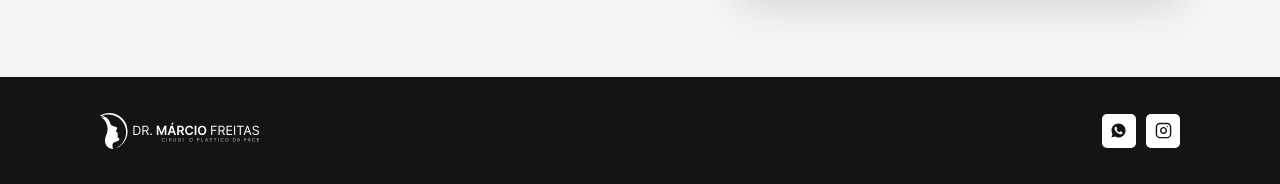
<file: otoplastia.html>
<!DOCTYPE html>
<html lang="pt-BR">

<head>
  <meta charset="UTF-8">
  <meta name="viewport" content="width=device-width, initial-scale=1.0">
  <title>Otoplastia em Jaraguá do Sul | Dr. Márcio Freitas</title>
  <meta name="description" content="Otoplastia escultural e harmônica em Jaraguá do Sul com o Dr. Márcio Freitas (CRM-SC 9359 • RQE 4759). Correção de orelhas proeminentes com cicatriz oculta.">

  <link rel="preconnect" href="https://fonts.googleapis.com">
  <link rel="preconnect" href="https://fonts.gstatic.com" crossorigin>
  <link href="https://fonts.googleapis.com/css2?family=Outfit:wght@300;400;500;600;700&display=swap" rel="stylesheet">

  <link rel="stylesheet" href="css/home.css">
</head>

<body>

  <!-- ======================== 1. HERO SECTION (PROC BASE) ======================== -->
  <section class="hero hero--proc" id="inicio">
    <header class="hd">
      <div class="wrap hd__in">
        <div class="hd__brand">
          <a href="index.html" class="logo-pill" aria-label="Dr. Márcio Freitas - Página Inicial">
            <img src="assets/images/logo-dark.svg" alt="Dr. Márcio Freitas - Cirurgia Plástica da Face" class="logo-pill__img">
          </a>

          <span class="hd__loc">
            <svg viewBox="0 0 24 24" fill="currentColor" aria-hidden="true">
              <path d="M12 2C8.13 2 5 5.13 5 9c0 5.25 7 13 7 13s7-7.75 7-13c0-3.87-3.13-7-7-7zm0 9.5A2.5 2.5 0 1 1 12 6.5a2.5 2.5 0 0 1 0 5z"/>
            </svg>
            Jaraguá do Sul
          </span>
        </div>

        <div class="hd__right">
          <nav class="nav-drawer" id="navMenu" aria-label="Navegação Principal">
            <a href="index.html">Início</a>
            <a href="index.html#sobre">Quem é o Dr. Márcio</a>
            <a href="rinoplastia.html">Rinoplastia</a>
            <a href="blefaroplastia.html">Blefaroplastia</a>
            <a href="lifting-facial.html">Lifting Facial</a>
            <a href="otoplastia.html" class="is-current">Otoplastia</a>
            <a href="harmonizacao-injetaveis.html">Injetáveis</a>
            <a href="index.html#duvidas">Perguntas Frequentes</a>
            <a href="index.html#depoimentos">Avaliações</a>
          </nav>
          <button class="menu-btn" id="mobileToggle" aria-label="Abrir menu" aria-expanded="false">☰</button>
        </div>
      </div>
    </header>

    <div class="wrap proc-hero-grid">
      <div class="proc-hero-copy reveal">
        <span class="eyebrow">COMPROMISSO COM A EXCELÊNCIA</span>
        <h1 class="proc-hero-title">
          O equilíbrio discreto na<br>
          <strong>moldura lateral</strong><br>
          do seu rosto
        </h1>
        <p class="proc-hero-lead">
          A otoplastia corrige a proeminência e as assimetrias auriculares, esculpindo dobras naturais com cicatriz totalmente oculta atrás da orelha.
        </p>
        <button class="btn-pill-soft" data-whatsapp-procedure="Otoplastia - Avaliação Facial">
          <span>Agendar avaliação facial</span>
          <svg viewBox="0 0 24 24" fill="none" stroke="currentColor" stroke-width="2" stroke-linecap="round" stroke-linejoin="round"><path d="M7 17L17 7M8 7h9v9"/></svg>
        </button>
      </div>

      <div class="proc-hero-media reveal">
        <img src="assets/images/home/proc-otoplastia.png" alt="Otoplastia Escultural - Dr. Márcio Freitas">
      </div>
    </div>
  </section>

  <main>
    <!-- ======================== 2. IMPACTO SOCIAL (DARK BAND) ======================== -->
    <section class="sec-proc-impact">
      <div class="wrap proc-impact-grid reveal">
        <h2 class="proc-impact-title">
          O impacto de esconder<br>
          seus traços no dia a dia<br>
          por insegurança
        </h2>
        <p class="proc-impact-text">
          Prender os cabelos, usar bonés ou escolher cortes específicos não precisam ser limitações causadas pelo formato das orelhas. A otoplastia devolve a liberdade estética e a autoconfiança tanto em adultos quanto em crianças a partir da idade escolar.
        </p>
      </div>
    </section>

    <!-- ======================== 3. NATURALIDADE & PILARES (01, 02, 03) ======================== -->
    <section class="sec sec-proc-pillars" id="filosofia">
      <div class="wrap proc-pillars-grid">
        <div class="proc-pillars-copy reveal">
          <h2 class="sec-title"><strong>Naturalidade</strong> acima<br>da padronização.</h2>
          <p class="proc-pillars-intro">
            Como otorrinolaringologista e cirurgião da face, o Dr. Márcio Carlos de Freitas domina profundamente a anatomia cartilaginosa do pavilhão auricular. O objetivo cirúrgico nunca é "colar" a orelha à cabeça, mas sim recriar suas curvas anatômicas suaves e simétricas.
          </p>

          <div class="care-steps">
            <div class="care-step">
              <span class="care-step__num">01</span>
              <div class="care-step__body">
                <h3>Escultura Natural da Anti-Hélice</h3>
                <p>Remodelagem delicada da cartilagem por meio de suturas internas permanentes que recriam a dobra natural superior da orelha sem marcas angulosas.</p>
              </div>
            </div>

            <div class="care-step">
              <span class="care-step__num">02</span>
              <div class="care-step__body">
                <h3>Adequação da Concha Auricular</h3>
                <p>Rotação e ajuste preciso da cartilagem conchal quando há excesso de projeção na porção média, posicionando a orelha em ângulo fisiológico.</p>
              </div>
            </div>

            <div class="care-step">
              <span class="care-step__num">03</span>
              <div class="care-step__body">
                <h3>Incisão Retroauricular Invisível</h3>
                <p>Acesso cirúrgico realizado inteiramente no sulco posterior da orelha, deixando a face anterior livre de qualquer estigma ou cicatriz aparente.</p>
              </div>
            </div>
          </div>
        </div>

        <div class="proc-overlap-visual reveal">
          <div class="proc-overlap-visual__tall">
            <img src="assets/images/home/about-panel-1.png" alt="Dr. Márcio Freitas em cirurgia otorrinolaringológica e facial" loading="lazy">
          </div>
          <div class="proc-overlap-visual__square">
            <img src="assets/images/home/care-main.png" alt="Atendimento humanizado para adultos e crianças" loading="lazy">
          </div>
        </div>
      </div>
    </section>

    <!-- ======================== 4. FICHA TÉCNICA DO PROCEDIMENTO ======================== -->
    <section class="sec sec-proc-specs" id="ficha-tecnica">
      <div class="wrap">
        <div class="specs-header reveal">
          <h2 class="sec-title"><strong>Ficha Técnica do procedimento</strong></h2>
          <p>Parâmetros objetivos e rigor hospitalar aplicados a<br>cada etapa da sua cirurgia.</p>
        </div>

        <div class="specs-cards-grid reveal">
          <!-- Card 1 -->
          <article class="spec-card">
            <span class="spec-card__eyebrow">TEMPO CIRÚRGICO MÉDIO</span>
            <h3 class="spec-card__val">1-2 Horas</h3>
            <p class="spec-card__desc">
              Simetrização milimétrica bilateral com técnicas de preservação pericondral e suturas internas de alta resistência.
            </p>
            <span class="spec-card__meta">
              <svg viewBox="0 0 24 24" fill="none" stroke="currentColor" stroke-width="2"><circle cx="12" cy="12" r="9"/><path d="M12 7v5l3 2"/></svg>
              Ambiente monitorado
            </span>
          </article>

          <!-- Card 2 (Featured Dark) -->
          <article class="spec-card spec-card--dark">
            <span class="spec-card__eyebrow">PROTOCOLO ANESTÉSICO</span>
            <h3 class="spec-card__val">Local + Sedação</h3>
            <p class="spec-card__desc">
              Sedação assistida ou anestesia geral conforme a faixa etária do paciente, proporcionando uma experiência tranquila e indolor.
            </p>
            <span class="spec-card__meta">
              <svg viewBox="0 0 24 24" fill="none" stroke="currentColor" stroke-width="2"><path d="M12 22s8-4 8-10V5l-8-3-8 3v7c0 6 8 10 8 10z"/></svg>
              Anestesista exclusivo
            </span>
          </article>

          <!-- Card 3 -->
          <article class="spec-card">
            <span class="spec-card__eyebrow">REGIME DE INTERNAÇÃO</span>
            <h3 class="spec-card__val">Day Clinic</h3>
            <p class="spec-card__desc">
              Retorno para casa no mesmo dia após recuperação anestésica completa e orientações detalhadas à família.
            </p>
            <span class="spec-card__meta">
              <svg viewBox="0 0 24 24" fill="none" stroke="currentColor" stroke-width="2"><path d="M3 21h18M5 21V7l8-4v18M19 21V11l-6-4"/></svg>
              Leito individual
            </span>
          </article>
        </div>

        <div class="specs-strip reveal">
          <div class="specs-strip__item">
            <div class="specs-strip__ico" aria-hidden="true">
              <svg viewBox="0 0 24 24" fill="none" stroke="currentColor" stroke-width="1.8" stroke-linecap="round" stroke-linejoin="round">
                <rect x="3" y="7" width="18" height="13" rx="2"/>
                <path d="M8 7V5a2 2 0 0 1 2-2h4a2 2 0 0 1 2 2v2M12 11v5M9.5 13.5h5"/>
              </svg>
            </div>
            <div class="specs-strip__body">
              <h4>Técnica Escultural</h4>
              <p>Preservação da integridade cartilaginosa com pontos de Mustarde e Furnas, evitando bordas artificiais.</p>
            </div>
          </div>

          <div class="specs-strip__item">
            <div class="specs-strip__ico" aria-hidden="true">
              <svg viewBox="0 0 24 24" fill="none" stroke="currentColor" stroke-width="1.8" stroke-linecap="round" stroke-linejoin="round">
                <path d="M12 22s8-4 8-10V5l-8-3-8 3v7c0 6 8 10 8 10z"/>
                <path d="M12 8v5M9.5 10.5h5"/>
              </svg>
            </div>
            <div class="specs-strip__body">
              <h4>Avaliação Pré-Operatória</h4>
              <p>Análise individualizada das proporções de cada orelha, espessura da cartilagem e exames pré-operatórios completos.</p>
            </div>
          </div>

          <div class="specs-strip__item">
            <div class="specs-strip__ico" aria-hidden="true">
              <svg viewBox="0 0 24 24" fill="none" stroke="currentColor" stroke-width="1.8" stroke-linecap="round" stroke-linejoin="round">
                <rect x="4" y="3" width="16" height="18" rx="1"/>
                <path d="M9 7h2M13 7h2M9 11h2M13 11h2M9 15h2M13 15h2M10 21v-3h4v3"/>
              </svg>
            </div>
            <div class="specs-strip__body">
              <h4>Ambiente Hospitalar</h4>
              <p>Procedimento realizado em centro cirúrgico hospitalar certificado, garantindo máxima segurança para crianças e adultos.</p>
            </div>
          </div>
        </div>
      </div>
    </section>

    <!-- ======================== 5. RECUPERAÇÃO MONITORADA ======================== -->
    <section class="sec sec-proc-recovery" id="recuperacao">
      <div class="wrap recovery-grid">
        <div class="recovery-dark-card reveal">
          <h2>Recuperação <strong>monitorada</strong><br>e <strong>suporte</strong> direto</h2>
          <p class="recovery-dark-card__lead">Proteção cuidadosa para consolidar a nova memória cartilaginosa.</p>
          <p>
            Nos primeiros dias após a otoplastia, utiliza-se um curativo modelador macio seguido pelo uso de uma faixa elástica protetora para manter as orelhas abrigadas contra dobras acidentais, especialmente ao dormir.
          </p>
          <p>
            Nossa equipe acompanha de perto cada retorno presencial em consultório, garantindo conforto analgésico e orientações claras para uma recuperação rápida e segura.
          </p>
        </div>

        <div class="recovery-timeline reveal">
          <div class="rt-item">
            <h4>Dias 1 a 3</h4>
            <p>Repouso domiciliar tranquilo, uso de curativo protetor inicial e medicação prescrita para conforto absoluto.</p>
          </div>

          <div class="rt-item">
            <h4>Dia 4 a 7</h4>
            <p>Retorno ao consultório para retirada do curativo inicial e transição para a faixa elástica anatômica. O novo formato já é visível.</p>
          </div>

          <div class="rt-item">
            <h4>Dias 10 a 15</h4>
            <p>Retorno às aulas ou ao trabalho presencial. A faixa elástica passa a ser utilizada apenas para dormir nas semanas seguintes.</p>
          </div>

          <div class="rt-item">
            <h4>1 a 3 meses</h4>
            <p>Estabilização completa da cartilagem e liberação para atividades esportivas, com resultado definitivo e natural.</p>
          </div>
        </div>
      </div>
    </section>

    <!-- ======================== 6. AGENDAMENTO / PLANO CIRÚRGICO ======================== -->
    <section class="sec sec-proc-cta" id="agendar">
      <div class="wrap proc-cta-grid">
        <div class="proc-cta-copy reveal">
          <h2 class="sec-title">Recuperação <strong>monitorada</strong><br>e <strong>suporte</strong> direto</h2>
          <p>
            Conquiste harmonia e liberdade estética com segurança hospitalar. Agende uma consulta presencial minuciosa com o Dr. Márcio Carlos de Freitas em Jaraguá do Sul.
          </p>
          <button class="btn-pill-soft" data-whatsapp-procedure="Otoplastia - Plano Cirúrgico">
            <span>Estruturar meu plano cirúrgico</span>
            <svg viewBox="0 0 24 24" fill="none" stroke="currentColor" stroke-width="2" stroke-linecap="round" stroke-linejoin="round"><path d="M7 17L17 7M8 7h9v9"/></svg>
          </button>
        </div>

        <div class="proc-cta-media reveal">
          <img src="assets/images/home/care-main.png" alt="Consulta presencial com Dr. Márcio Freitas" loading="lazy">
        </div>
      </div>
    </section>
  </main>

  <!-- ======================== 7. FOOTER ======================== -->
  <footer class="ft-dark">
    <div class="wrap ft-dark__in">
      <a href="index.html" class="ft-logo" aria-label="Dr. Márcio Freitas">
        <img src="assets/images/logo-white.svg" alt="Dr. Márcio Freitas - Cirurgia Plástica da Face" class="ft-logo__img">
      </a>

      <div class="ft-socials">
        <button class="ft-soc-btn" data-whatsapp-procedure="Otoplastia - Rodapé" aria-label="WhatsApp Dr. Márcio Freitas">
          <svg viewBox="0 0 24 24" fill="currentColor"><path d="M12.04 2C6.58 2 2.13 6.45 2.13 11.91c0 1.75.46 3.45 1.32 4.95L2.05 22l5.25-1.38c1.45.79 3.08 1.21 4.74 1.21 5.46 0 9.91-4.45 9.91-9.91C21.95 6.45 17.5 2 12.04 2zm5.82 14.01c-.24.68-1.41 1.3-1.95 1.38-.5.08-1.13.11-1.82-.11-.42-.13-.96-.31-1.65-.61-2.9-1.25-4.79-4.17-4.94-4.36-.14-.19-1.18-1.57-1.18-2.99 0-1.42.74-2.12 1.01-2.41.26-.29.58-.36.77-.36.19 0 .38.01.55.01.18 0 .41-.07.64.49.24.58.82 2 .89 2.14.07.14.12.31.02.5-.1.19-.14.31-.29.48-.14.17-.3.38-.43.51-.14.14-.29.3-.13.58.17.29.75 1.23 1.61 2 .89.79 1.63 1.04 1.92 1.18.29.14.46.12.63-.07.17-.19.72-.84.91-1.13.19-.29.38-.24.65-.14.26.1 1.68.79 1.97.94.29.14.48.22.55.34.07.12.07.7-.17 1.38z"/></svg>
        </button>
        <a href="https://www.instagram.com/clinica.drmarciofreitas/" target="_blank" rel="noopener" class="ft-soc-btn" aria-label="Instagram Dr. Márcio Freitas">
          <svg viewBox="0 0 24 24" fill="none" stroke="currentColor" stroke-width="2" stroke-linecap="round" stroke-linejoin="round"><rect x="2" y="2" width="20" height="20" rx="5"/><path d="M16 11.37A4 4 0 1 1 12.63 8 4 4 0 0 1 16 11.37z"/><line x1="17.5" y1="6.5" x2="17.51" y2="6.5"/></svg>
        </a>
      </div>
    </div>
  </footer>

  <script src="js/main.js"></script>
  <script>
    const io = new IntersectionObserver(entries => {
      entries.forEach(entry => {
        if (entry.isIntersecting) {
          entry.target.classList.add('in');
          io.unobserve(entry.target);
        }
      });
    }, { threshold: 0.12 });
    document.querySelectorAll('.reveal').forEach(el => io.observe(el));
  </script>
</body>

</html>
</file>
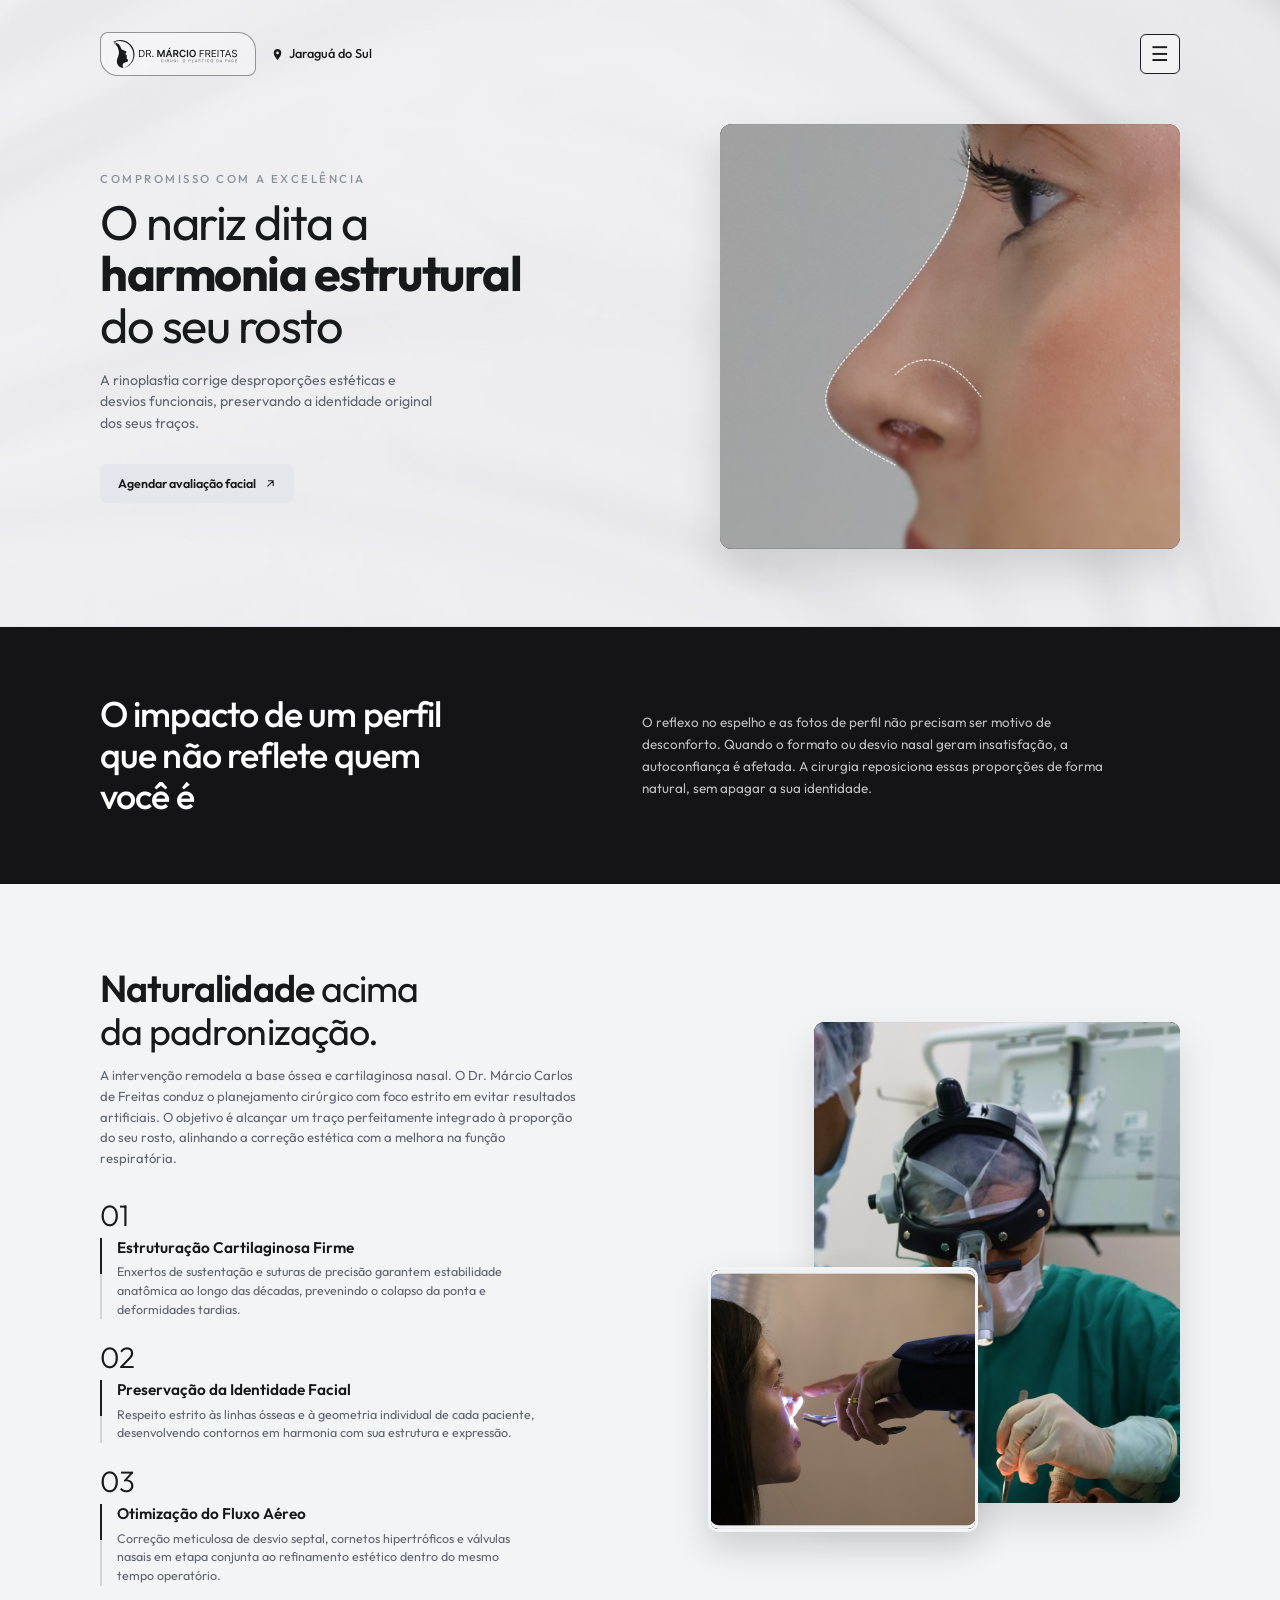
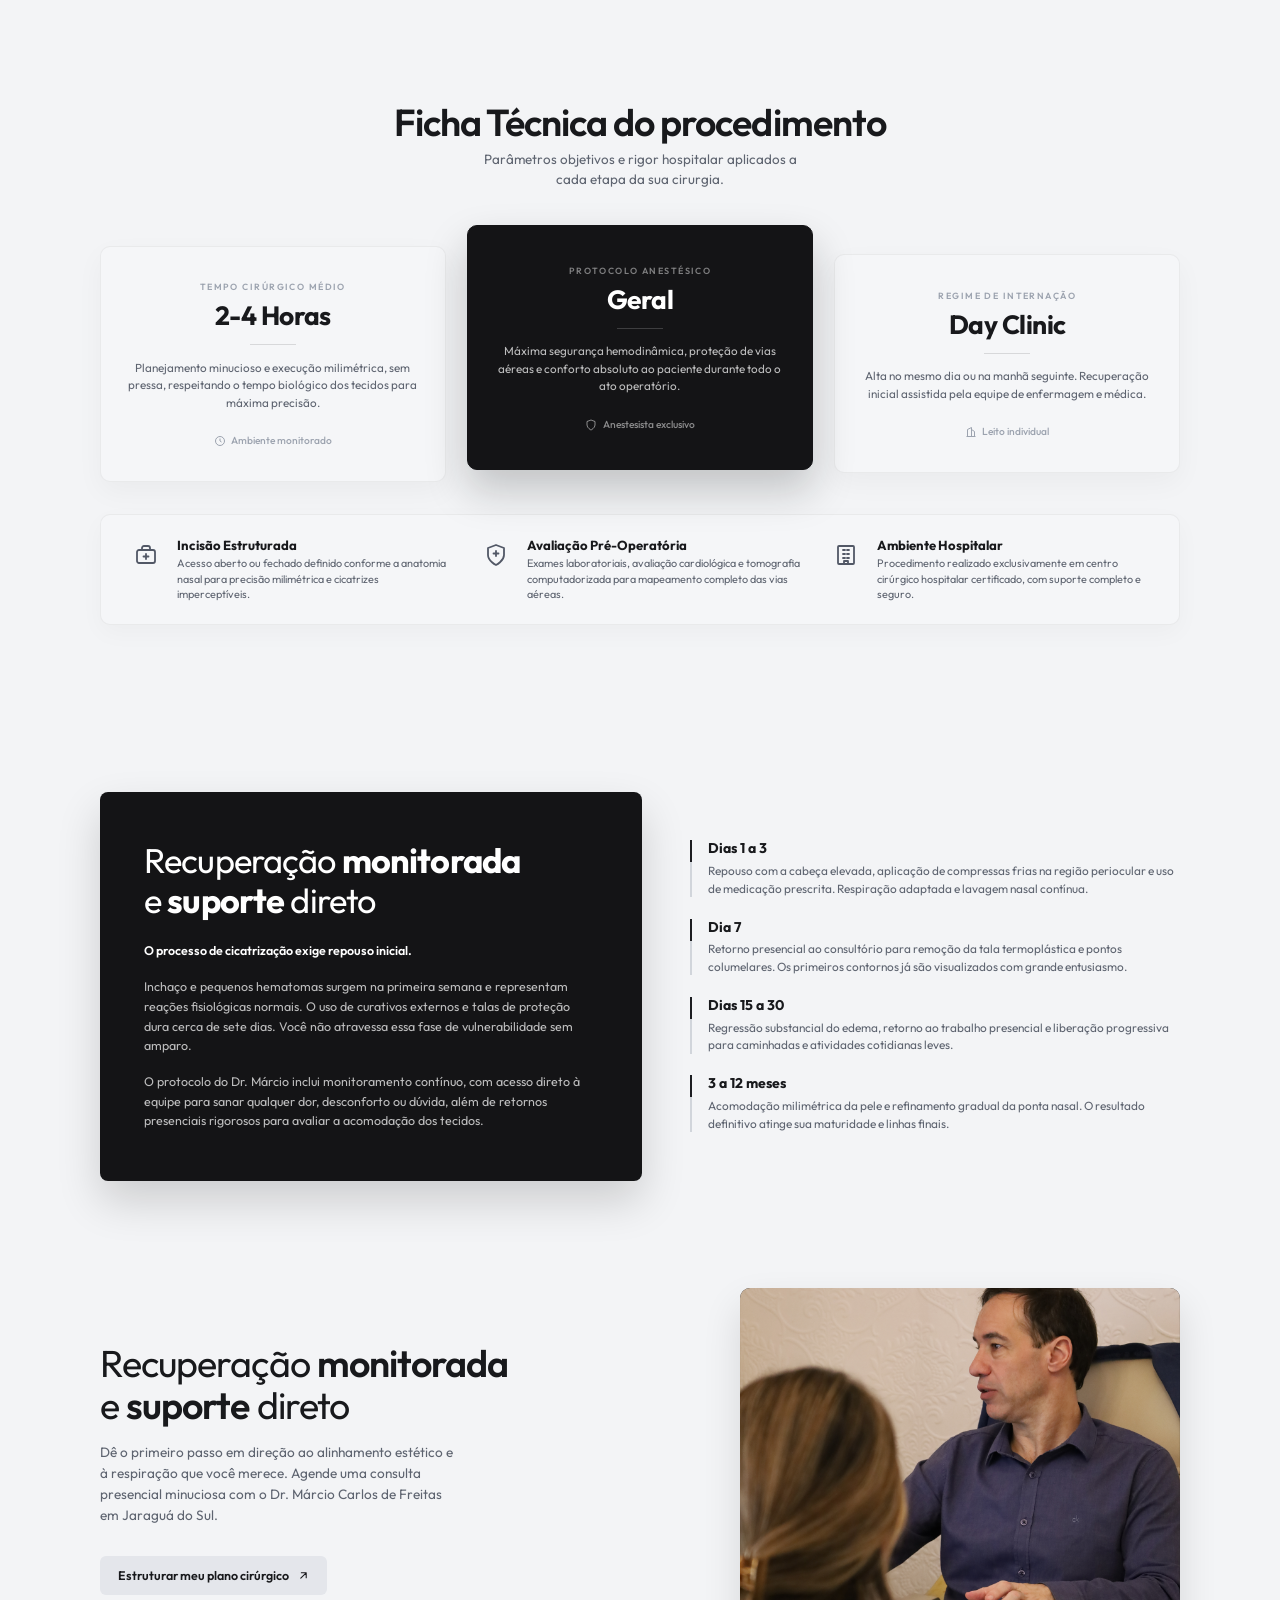
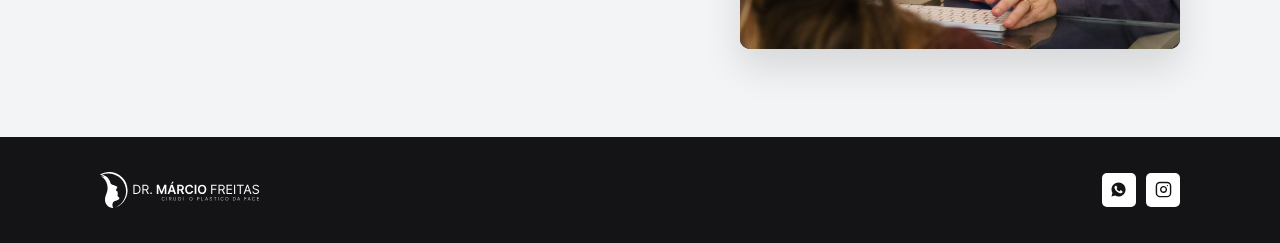
<file: rinoplastia.html>
<!DOCTYPE html>
<html lang="pt-BR">

<head>
  <meta charset="UTF-8">
  <meta name="viewport" content="width=device-width, initial-scale=1.0">
  <title>Rinoplastia Estética e Funcional em Jaraguá do Sul | Dr. Márcio Freitas</title>
  <meta name="description" content="Rinoplastia estruturada e preservadora em Jaraguá do Sul com o Dr. Márcio Freitas (CRM-SC 9359 • RQE 4759). Harmonia facial e função respiratória.">

  <link rel="preconnect" href="https://fonts.googleapis.com">
  <link rel="preconnect" href="https://fonts.gstatic.com" crossorigin>
  <link href="https://fonts.googleapis.com/css2?family=Outfit:wght@300;400;500;600;700&display=swap" rel="stylesheet">

  <link rel="stylesheet" href="css/home.css">
</head>

<body>

  <!-- ======================== 1. HERO SECTION (PROC BASE) ======================== -->
  <section class="hero hero--proc" id="inicio">
    <header class="hd">
      <div class="wrap hd__in">
        <div class="hd__brand">
          <a href="index.html" class="logo-pill" aria-label="Dr. Márcio Freitas - Página Inicial">
            <img src="assets/images/logo-dark.svg" alt="Dr. Márcio Freitas - Cirurgia Plástica da Face" class="logo-pill__img">
          </a>

          <span class="hd__loc">
            <svg viewBox="0 0 24 24" fill="currentColor" aria-hidden="true">
              <path d="M12 2C8.13 2 5 5.13 5 9c0 5.25 7 13 7 13s7-7.75 7-13c0-3.87-3.13-7-7-7zm0 9.5A2.5 2.5 0 1 1 12 6.5a2.5 2.5 0 0 1 0 5z"/>
            </svg>
            Jaraguá do Sul
          </span>
        </div>

        <div class="hd__right">
          <nav class="nav-drawer" id="navMenu" aria-label="Navegação Principal">
            <a href="index.html">Início</a>
            <a href="index.html#sobre">Quem é o Dr. Márcio</a>
            <a href="rinoplastia.html" class="is-current">Rinoplastia</a>
            <a href="blefaroplastia.html">Blefaroplastia</a>
            <a href="lifting-facial.html">Lifting Facial</a>
            <a href="otoplastia.html">Otoplastia</a>
            <a href="harmonizacao-injetaveis.html">Injetáveis</a>
            <a href="index.html#duvidas">Perguntas Frequentes</a>
            <a href="index.html#depoimentos">Avaliações</a>
          </nav>
          <button class="menu-btn" id="mobileToggle" aria-label="Abrir menu" aria-expanded="false">☰</button>
        </div>
      </div>
    </header>

    <div class="wrap proc-hero-grid">
      <div class="proc-hero-copy reveal">
        <span class="eyebrow">COMPROMISSO COM A EXCELÊNCIA</span>
        <h1 class="proc-hero-title">
          O nariz dita a<br>
          <strong>harmonia estrutural</strong><br>
          do seu rosto
        </h1>
        <p class="proc-hero-lead">
          A rinoplastia corrige desproporções estéticas e desvios funcionais, preservando a identidade original dos seus traços.
        </p>
        <button class="btn-pill-soft" data-whatsapp-procedure="Rinoplastia - Avaliação Facial">
          <span>Agendar avaliação facial</span>
          <svg viewBox="0 0 24 24" fill="none" stroke="currentColor" stroke-width="2" stroke-linecap="round" stroke-linejoin="round"><path d="M7 17L17 7M8 7h9v9"/></svg>
        </button>
      </div>

      <div class="proc-hero-media reveal">
        <img src="assets/images/home/proc-rinoplastia.png" alt="Rinoplastia Estruturada e Funcional - Dr. Márcio Freitas">
      </div>
    </div>
  </section>

  <main>
    <!-- ======================== 2. IMPACTO DO PERFIL (DARK BAND) ======================== -->
    <section class="sec-proc-impact">
      <div class="wrap proc-impact-grid reveal">
        <h2 class="proc-impact-title">
          O impacto de um perfil<br>
          que não reflete quem<br>
          você é
        </h2>
        <p class="proc-impact-text">
          O reflexo no espelho e as fotos de perfil não precisam ser motivo de desconforto. Quando o formato ou desvio nasal geram insatisfação, a autoconfiança é afetada. A cirurgia reposiciona essas proporções de forma natural, sem apagar a sua identidade.
        </p>
      </div>
    </section>

    <!-- ======================== 3. NATURALIDADE & PILARES (01, 02, 03) ======================== -->
    <section class="sec sec-proc-pillars" id="filosofia">
      <div class="wrap proc-pillars-grid">
        <div class="proc-pillars-copy reveal">
          <h2 class="sec-title"><strong>Naturalidade</strong> acima<br>da padronização.</h2>
          <p class="proc-pillars-intro">
            A intervenção remodela a base óssea e cartilaginosa nasal. O Dr. Márcio Carlos de Freitas conduz o planejamento cirúrgico com foco estrito em evitar resultados artificiais. O objetivo é alcançar um traço perfeitamente integrado à proporção do seu rosto, alinhando a correção estética com a melhora na função respiratória.
          </p>

          <div class="care-steps">
            <div class="care-step">
              <span class="care-step__num">01</span>
              <div class="care-step__body">
                <h3>Estruturação Cartilaginosa Firme</h3>
                <p>Enxertos de sustentação e suturas de precisão garantem estabilidade anatômica ao longo das décadas, prevenindo o colapso da ponta e deformidades tardias.</p>
              </div>
            </div>

            <div class="care-step">
              <span class="care-step__num">02</span>
              <div class="care-step__body">
                <h3>Preservação da Identidade Facial</h3>
                <p>Respeito estrito às linhas ósseas e à geometria individual de cada paciente, desenvolvendo contornos em harmonia com sua estrutura e expressão.</p>
              </div>
            </div>

            <div class="care-step">
              <span class="care-step__num">03</span>
              <div class="care-step__body">
                <h3>Otimização do Fluxo Aéreo</h3>
                <p>Correção meticulosa de desvio septal, cornetos hipertróficos e válvulas nasais em etapa conjunta ao refinamento estético dentro do mesmo tempo operatório.</p>
              </div>
            </div>
          </div>
        </div>

        <div class="proc-overlap-visual reveal">
          <div class="proc-overlap-visual__tall">
            <img src="assets/images/home/about-panel-1.png" alt="Dr. Márcio Freitas em cirurgia nasal de precisão" loading="lazy">
          </div>
          <div class="proc-overlap-visual__square">
            <img src="assets/images/home/care-inset.png" alt="Avaliação endoscópica e funcional nasal" loading="lazy">
          </div>
        </div>
      </div>
    </section>

    <!-- ======================== 4. FICHA TÉCNICA DO PROCEDIMENTO ======================== -->
    <section class="sec sec-proc-specs" id="ficha-tecnica">
      <div class="wrap">
        <div class="specs-header reveal">
          <h2 class="sec-title"><strong>Ficha Técnica do procedimento</strong></h2>
          <p>Parâmetros objetivos e rigor hospitalar aplicados a<br>cada etapa da sua cirurgia.</p>
        </div>

        <div class="specs-cards-grid reveal">
          <!-- Card 1 -->
          <article class="spec-card">
            <span class="spec-card__eyebrow">TEMPO CIRÚRGICO MÉDIO</span>
            <h3 class="spec-card__val">2-4 Horas</h3>
            <p class="spec-card__desc">
              Planejamento minucioso e execução milimétrica, sem pressa, respeitando o tempo biológico dos tecidos para máxima precisão.
            </p>
            <span class="spec-card__meta">
              <svg viewBox="0 0 24 24" fill="none" stroke="currentColor" stroke-width="2"><circle cx="12" cy="12" r="9"/><path d="M12 7v5l3 2"/></svg>
              Ambiente monitorado
            </span>
          </article>

          <!-- Card 2 (Featured Dark) -->
          <article class="spec-card spec-card--dark">
            <span class="spec-card__eyebrow">PROTOCOLO ANESTÉSICO</span>
            <h3 class="spec-card__val">Geral</h3>
            <p class="spec-card__desc">
              Máxima segurança hemodinâmica, proteção de vias aéreas e conforto absoluto ao paciente durante todo o ato operatório.
            </p>
            <span class="spec-card__meta">
              <svg viewBox="0 0 24 24" fill="none" stroke="currentColor" stroke-width="2"><path d="M12 22s8-4 8-10V5l-8-3-8 3v7c0 6 8 10 8 10z"/></svg>
              Anestesista exclusivo
            </span>
          </article>

          <!-- Card 3 -->
          <article class="spec-card">
            <span class="spec-card__eyebrow">REGIME DE INTERNAÇÃO</span>
            <h3 class="spec-card__val">Day Clinic</h3>
            <p class="spec-card__desc">
              Alta no mesmo dia ou na manhã seguinte. Recuperação inicial assistida pela equipe de enfermagem e médica.
            </p>
            <span class="spec-card__meta">
              <svg viewBox="0 0 24 24" fill="none" stroke="currentColor" stroke-width="2"><path d="M3 21h18M5 21V7l8-4v18M19 21V11l-6-4"/></svg>
              Leito individual
            </span>
          </article>
        </div>

        <div class="specs-strip reveal">
          <div class="specs-strip__item">
            <div class="specs-strip__ico" aria-hidden="true">
              <svg viewBox="0 0 24 24" fill="none" stroke="currentColor" stroke-width="1.8" stroke-linecap="round" stroke-linejoin="round">
                <rect x="3" y="7" width="18" height="13" rx="2"/>
                <path d="M8 7V5a2 2 0 0 1 2-2h4a2 2 0 0 1 2 2v2M12 11v5M9.5 13.5h5"/>
              </svg>
            </div>
            <div class="specs-strip__body">
              <h4>Incisão Estruturada</h4>
              <p>Acesso aberto ou fechado definido conforme a anatomia nasal para precisão milimétrica e cicatrizes imperceptíveis.</p>
            </div>
          </div>

          <div class="specs-strip__item">
            <div class="specs-strip__ico" aria-hidden="true">
              <svg viewBox="0 0 24 24" fill="none" stroke="currentColor" stroke-width="1.8" stroke-linecap="round" stroke-linejoin="round">
                <path d="M12 22s8-4 8-10V5l-8-3-8 3v7c0 6 8 10 8 10z"/>
                <path d="M12 8v5M9.5 10.5h5"/>
              </svg>
            </div>
            <div class="specs-strip__body">
              <h4>Avaliação Pré-Operatória</h4>
              <p>Exames laboratoriais, avaliação cardiológica e tomografia computadorizada para mapeamento completo das vias aéreas.</p>
            </div>
          </div>

          <div class="specs-strip__item">
            <div class="specs-strip__ico" aria-hidden="true">
              <svg viewBox="0 0 24 24" fill="none" stroke="currentColor" stroke-width="1.8" stroke-linecap="round" stroke-linejoin="round">
                <rect x="4" y="3" width="16" height="18" rx="1"/>
                <path d="M9 7h2M13 7h2M9 11h2M13 11h2M9 15h2M13 15h2M10 21v-3h4v3"/>
              </svg>
            </div>
            <div class="specs-strip__body">
              <h4>Ambiente Hospitalar</h4>
              <p>Procedimento realizado exclusivamente em centro cirúrgico hospitalar certificado, com suporte completo e seguro.</p>
            </div>
          </div>
        </div>
      </div>
    </section>

    <!-- ======================== 5. RECUPERAÇÃO MONITORADA ======================== -->
    <section class="sec sec-proc-recovery" id="recuperacao">
      <div class="wrap recovery-grid">
        <div class="recovery-dark-card reveal">
          <h2>Recuperação <strong>monitorada</strong><br>e <strong>suporte</strong> direto</h2>
          <p class="recovery-dark-card__lead">O processo de cicatrização exige repouso inicial.</p>
          <p>
            Inchaço e pequenos hematomas surgem na primeira semana e representam reações fisiológicas normais. O uso de curativos externos e talas de proteção dura cerca de sete dias. Você não atravessa essa fase de vulnerabilidade sem amparo.
          </p>
          <p>
            O protocolo do Dr. Márcio inclui monitoramento contínuo, com acesso direto à equipe para sanar qualquer dor, desconforto ou dúvida, além de retornos presenciais rigorosos para avaliar a acomodação dos tecidos.
          </p>
        </div>

        <div class="recovery-timeline reveal">
          <div class="rt-item">
            <h4>Dias 1 a 3</h4>
            <p>Repouso com a cabeça elevada, aplicação de compressas frias na região periocular e uso de medicação prescrita. Respiração adaptada e lavagem nasal contínua.</p>
          </div>

          <div class="rt-item">
            <h4>Dia 7</h4>
            <p>Retorno presencial ao consultório para remoção da tala termoplástica e pontos columelares. Os primeiros contornos já são visualizados com grande entusiasmo.</p>
          </div>

          <div class="rt-item">
            <h4>Dias 15 a 30</h4>
            <p>Regressão substancial do edema, retorno ao trabalho presencial e liberação progressiva para caminhadas e atividades cotidianas leves.</p>
          </div>

          <div class="rt-item">
            <h4>3 a 12 meses</h4>
            <p>Acomodação milimétrica da pele e refinamento gradual da ponta nasal. O resultado definitivo atinge sua maturidade e linhas finais.</p>
          </div>
        </div>
      </div>
    </section>

    <!-- ======================== 6. AGENDAMENTO / PLANO CIRÚRGICO ======================== -->
    <section class="sec sec-proc-cta" id="agendar">
      <div class="wrap proc-cta-grid">
        <div class="proc-cta-copy reveal">
          <h2 class="sec-title">Recuperação <strong>monitorada</strong><br>e <strong>suporte</strong> direto</h2>
          <p>
            Dê o primeiro passo em direção ao alinhamento estético e à respiração que você merece. Agende uma consulta presencial minuciosa com o Dr. Márcio Carlos de Freitas em Jaraguá do Sul.
          </p>
          <button class="btn-pill-soft" data-whatsapp-procedure="Rinoplastia - Plano Cirúrgico">
            <span>Estruturar meu plano cirúrgico</span>
            <svg viewBox="0 0 24 24" fill="none" stroke="currentColor" stroke-width="2" stroke-linecap="round" stroke-linejoin="round"><path d="M7 17L17 7M8 7h9v9"/></svg>
          </button>
        </div>

        <div class="proc-cta-media reveal">
          <img src="assets/images/home/care-main.png" alt="Consulta presencial com Dr. Márcio Freitas" loading="lazy">
        </div>
      </div>
    </section>
  </main>

  <!-- ======================== 7. FOOTER ======================== -->
  <footer class="ft-dark">
    <div class="wrap ft-dark__in">
      <a href="index.html" class="ft-logo" aria-label="Dr. Márcio Freitas">
        <img src="assets/images/logo-white.svg" alt="Dr. Márcio Freitas - Cirurgia Plástica da Face" class="ft-logo__img">
      </a>

      <div class="ft-socials">
        <button class="ft-soc-btn" data-whatsapp-procedure="Rinoplastia - Rodapé" aria-label="WhatsApp Dr. Márcio Freitas">
          <svg viewBox="0 0 24 24" fill="currentColor"><path d="M12.04 2C6.58 2 2.13 6.45 2.13 11.91c0 1.75.46 3.45 1.32 4.95L2.05 22l5.25-1.38c1.45.79 3.08 1.21 4.74 1.21 5.46 0 9.91-4.45 9.91-9.91C21.95 6.45 17.5 2 12.04 2zm5.82 14.01c-.24.68-1.41 1.3-1.95 1.38-.5.08-1.13.11-1.82-.11-.42-.13-.96-.31-1.65-.61-2.9-1.25-4.79-4.17-4.94-4.36-.14-.19-1.18-1.57-1.18-2.99 0-1.42.74-2.12 1.01-2.41.26-.29.58-.36.77-.36.19 0 .38.01.55.01.18 0 .41-.07.64.49.24.58.82 2 .89 2.14.07.14.12.31.02.5-.1.19-.14.31-.29.48-.14.17-.3.38-.43.51-.14.14-.29.3-.13.58.17.29.75 1.23 1.61 2 .89.79 1.63 1.04 1.92 1.18.29.14.46.12.63-.07.17-.19.72-.84.91-1.13.19-.29.38-.24.65-.14.26.1 1.68.79 1.97.94.29.14.48.22.55.34.07.12.07.7-.17 1.38z"/></svg>
        </button>
        <a href="https://www.instagram.com/clinica.drmarciofreitas/" target="_blank" rel="noopener" class="ft-soc-btn" aria-label="Instagram Dr. Márcio Freitas">
          <svg viewBox="0 0 24 24" fill="none" stroke="currentColor" stroke-width="2" stroke-linecap="round" stroke-linejoin="round"><rect x="2" y="2" width="20" height="20" rx="5"/><path d="M16 11.37A4 4 0 1 1 12.63 8 4 4 0 0 1 16 11.37z"/><line x1="17.5" y1="6.5" x2="17.51" y2="6.5"/></svg>
        </a>
      </div>
    </div>
  </footer>

  <script src="js/main.js"></script>
  <script>
    const io = new IntersectionObserver(entries => {
      entries.forEach(entry => {
        if (entry.isIntersecting) {
          entry.target.classList.add('in');
          io.unobserve(entry.target);
        }
      });
    }, { threshold: 0.12 });
    document.querySelectorAll('.reveal').forEach(el => io.observe(el));
  </script>
</body>

</html>
</file>
<file: css/home.css>
/* ==========================================================================
   Dr. Márcio Freitas — Home Page Stylesheet (Fiel ao Design de Referência)
   CRM-SC 9359 • RQE 4759 | Jaraguá do Sul - SC
   ========================================================================== */

:root {
  --bg-page: #f3f4f6;
  --bg-hero-1: #eaedf2;
  --bg-hero-2: #f5f6f9;
  --dark: #1c1d21;
  --dark-deep: #141416;
  --dark-card: #222327;
  --dark-box: #323338;
  --ink: #18191c;
  --muted: #5e6470;
  --eyebrow: #8b919e;
  --surface-blue: #e6e9ef;
  --surface-blue-hover: #dce1ea;
  --border-light: rgba(24, 25, 28, 0.1);
  --white: #ffffff;
  --gold-star: #fbbf24;
  --ease: cubic-bezier(0.22, 1, 0.36, 1);
}

*, *::before, *::after {
  box-sizing: border-box;
  margin: 0;
  padding: 0;
}

html {
  scroll-behavior: smooth;
  font-size: 16px;
}

body {
  font-family: 'Outfit', 'Plus Jakarta Sans', system-ui, -apple-system, sans-serif;
  background-color: var(--bg-page);
  color: var(--ink);
  line-height: 1.55;
  -webkit-font-smoothing: antialiased;
  overflow-x: hidden;
}

img {
  max-width: 100%;
  display: block;
}

a {
  color: inherit;
  text-decoration: none;
}

button {
  font: inherit;
  color: inherit;
  background: none;
  border: 0;
  cursor: pointer;
}

.wrap {
  width: min(1080px, 90%);
  margin-inline: auto;
}

/* Typography Shared */
.eyebrow {
  display: block;
  font-size: 0.72rem;
  font-weight: 500;
  letter-spacing: 0.22em;
  text-transform: uppercase;
  color: var(--eyebrow);
  margin-bottom: 0.65rem;
}

.eyebrow--dark {
  color: rgba(255, 255, 255, 0.45);
}

.sec-title {
  font-size: clamp(1.75rem, 3vw, 2.35rem);
  font-weight: 400;
  line-height: 1.12;
  letter-spacing: -0.025em;
  color: var(--ink);
}

.sec-title strong {
  font-weight: 600;
}

.sec-title--light {
  color: var(--white);
}

.sec {
  padding: 5.2rem 0;
}

/* ==========================================================================
   1. HEADER & HERO SECTION
   ========================================================================== */
.hero {
  position: relative;
  background:
    url('../assets/images/home/hero-bg.png') center top / cover no-repeat,
    linear-gradient(125deg, #e7eaef 0%, #f3f4f7 38%, #e4e7ed 68%, #f4f5f8 100%);
  overflow: hidden;
  border-bottom: 1px solid rgba(0, 0, 0, 0.04);
}

/* Subtle diagonal silk wave effect matching the reference */
.hero::before {
  content: '';
  position: absolute;
  inset: 0;
  background: radial-gradient(ellipse 60% 50% at 50% 20%, rgba(255, 255, 255, 0.22) 0%, transparent 70%);
  pointer-events: none;
}

/* Header inside Hero */
.hd {
  position: relative;
  z-index: 40;
  padding: 2rem 0 0.75rem;
}

.hd__in {
  display: flex;
  align-items: center;
  justify-content: space-between;
  gap: 1rem;
}

.hd__brand {
  display: flex;
  align-items: center;
  gap: 0.9rem;
  flex-wrap: wrap;
}

.logo-pill {
  display: inline-flex;
  align-items: center;
  gap: 0.65rem;
  padding: 0.45rem 1.15rem 0.45rem 0.75rem;
  border: 1px solid rgba(28, 29, 33, 0.45);
  border-radius: 8px 18px 8px 18px;
  background: rgba(255, 255, 255, 0.35);
  backdrop-filter: blur(6px);
  transition: background 0.25s, border-color 0.25s;
}

.logo-pill:hover {
  background: rgba(255, 255, 255, 0.7);
  border-color: var(--dark);
}

.logo-pill__img {
  height: 28px;
  width: auto;
  display: block;
}

.logo-pill__icon {
  width: 26px;
  height: 26px;
  color: var(--dark);
  display: flex;
  align-items: center;
  justify-content: center;
}

.logo-pill__icon svg {
  width: 100%;
  height: 100%;
}

.logo-pill__text {
  display: flex;
  flex-direction: column;
  line-height: 1.05;
}

.logo-pill__text strong {
  font-size: 0.68rem;
  font-weight: 700;
  letter-spacing: 0.08em;
  color: var(--ink);
}

.logo-pill__text small {
  font-size: 0.45rem;
  font-weight: 500;
  letter-spacing: 0.16em;
  color: var(--muted);
  margin-top: 2px;
}

.hd__loc {
  display: inline-flex;
  align-items: center;
  gap: 0.3rem;
  font-size: 0.8rem;
  font-weight: 500;
  color: var(--ink);
}

.hd__loc svg {
  width: 13px;
  height: 13px;
  color: var(--ink);
}

.hd__right {
  position: relative;
  display: flex;
  align-items: center;
}

.menu-btn {
  width: 40px;
  height: 40px;
  border: 1.5px solid var(--dark);
  border-radius: 6px;
  display: grid;
  place-items: center;
  font-size: 1.25rem;
  line-height: 1;
  color: var(--dark);
  background: rgba(255, 255, 255, 0.45);
  transition: background 0.2s, color 0.2s;
}

.menu-btn:hover {
  background: var(--dark);
  color: var(--white);
}

/* Navigation Drawer */
.nav-drawer {
  position: absolute;
  top: calc(100% + 10px);
  right: 0;
  width: min(270px, calc(100vw - 2rem));
  max-height: 75vh;
  overflow-y: auto;
  background: var(--white);
  border: 1px solid var(--border-light);
  border-radius: 12px;
  box-shadow: 0 20px 45px rgba(0, 0, 0, 0.14);
  padding: 0.6rem;
  display: flex;
  flex-direction: column;
  gap: 0.15rem;
  opacity: 0;
  pointer-events: none;
  transform: translateY(-8px);
  transition: opacity 0.25s var(--ease), transform 0.25s var(--ease);
  z-index: 100;
}

.nav-drawer.is-active {
  opacity: 1;
  pointer-events: auto;
  transform: translateY(0);
}

.nav-drawer a {
  padding: 0.55rem 0.85rem;
  border-radius: 8px;
  font-size: 0.88rem;
  font-weight: 500;
  color: var(--ink);
  transition: background 0.2s;
}

.nav-drawer a:hover {
  background: var(--bg-page);
}

/* Hero Main Grid */
.hero__grid {
  position: relative;
  z-index: 2;
  display: grid;
  grid-template-columns: 1fr 1.32fr 0.82fr;
  align-items: end;
  gap: 0.75rem;
  padding-top: 0.5rem;
}

.hero__left {
  padding-bottom: 3.6rem;
}

.hero__crm {
  font-size: 0.78rem;
  font-weight: 600;
  letter-spacing: 0.04em;
  color: var(--ink);
  margin-bottom: 0.55rem;
}

.hero__title {
  font-size: clamp(2.8rem, 5.2vw, 4.35rem);
  font-weight: 400;
  line-height: 0.98;
  letter-spacing: -0.03em;
  color: var(--ink);
  margin-bottom: 1.15rem;
}

.hero__lead {
  font-size: 0.98rem;
  color: var(--muted);
  max-width: 280px;
  line-height: 1.45;
  margin-bottom: 1.65rem;
}

.hero__lead strong {
  color: var(--ink);
  font-weight: 600;
}

/* Dark CTA Button with White Arrow Square */
.btn-cta-dark {
  display: inline-flex;
  align-items: center;
  gap: 0.85rem;
  background: var(--dark);
  color: var(--white);
  padding: 0.38rem 0.38rem 0.38rem 1.15rem;
  border-radius: 6px;
  font-size: 0.85rem;
  font-weight: 500;
  box-shadow: 0 10px 24px rgba(28, 29, 33, 0.18);
  transition: transform 0.25s var(--ease), box-shadow 0.25s;
}

.btn-cta-dark:hover {
  transform: translateY(-2px);
  box-shadow: 0 14px 30px rgba(28, 29, 33, 0.26);
}

.btn-cta-dark__box {
  width: 32px;
  height: 32px;
  border-radius: 4px;
  background: var(--white);
  color: var(--dark);
  display: grid;
  place-items: center;
  transition: transform 0.25s var(--ease);
}

.btn-cta-dark__box svg {
  width: 16px;
  height: 16px;
}

.btn-cta-dark:hover .btn-cta-dark__box {
  transform: translate(1px, -1px);
}

/* Center Doctor Image */
.hero__center {
  display: flex;
  justify-content: center;
  align-items: flex-end;
  margin-top: -3.2rem;
}

.hero__doctor {
  width: 100%;
  max-width: 540px;
  height: auto;
  object-fit: contain;
  object-position: bottom center;
  transform: scale(1.06);
  transform-origin: bottom center;
  filter: drop-shadow(0 16px 28px rgba(0, 0, 0, 0.09));
}

/* Right Column Credentials */
.hero__right {
  position: relative;
  z-index: 3;
  margin-left: -2.5rem;
  padding-bottom: 3.4rem;
  display: flex;
  flex-direction: column;
  align-items: flex-end;
}

.hero__spec {
  text-align: right;
  margin-bottom: 1.15rem;
  line-height: 1.2;
}

.hero__spec strong {
  display: block;
  font-size: 0.98rem;
  font-weight: 600;
  color: var(--ink);
}

.hero__spec span {
  display: block;
  font-size: 0.92rem;
  color: var(--muted);
}

.hero__creds {
  display: flex;
  flex-direction: column;
  gap: 0.65rem;
  width: 100%;
  max-width: 230px;
}

.cred-card {
  display: flex;
  align-items: center;
  gap: 0.75rem;
  background: var(--white);
  padding: 0.45rem 0.9rem 0.45rem 0.45rem;
  border-radius: 6px;
  box-shadow: 0 8px 20px rgba(0, 0, 0, 0.04);
  transition: transform 0.25s var(--ease);
}

.cred-card:hover {
  transform: translateX(-4px);
}

.cred-card__ico {
  width: 36px;
  height: 36px;
  border-radius: 5px;
  background: var(--dark);
  color: var(--white);
  display: grid;
  place-items: center;
  flex-shrink: 0;
}

.cred-card__ico svg {
  width: 18px;
  height: 18px;
}

.cred-card__txt {
  display: flex;
  flex-direction: column;
  font-size: 0.78rem;
  line-height: 1.22;
  color: var(--muted);
}

.cred-card__txt strong {
  color: var(--ink);
  font-weight: 600;
}

/* ==========================================================================
   2. QUEM É O DR. MÁRCIO (ABOUT SECTION)
   ========================================================================== */
.about-grid {
  display: grid;
  grid-template-columns: 1.08fr 0.92fr;
  gap: 3.5rem;
  align-items: center;
}

.about-collage {
  position: relative;
}

.about-panels {
  display: flex;
  gap: 0.65rem;
  aspect-ratio: 1960 / 1400;
  width: 100%;
}

.about-panel {
  border-radius: 10px;
  overflow: hidden;
  height: 100%;
  filter: drop-shadow(0 12px 26px rgba(0, 0, 0, 0.08));
}

.about-panel img {
  width: 100%;
  height: 100%;
  object-fit: cover;
  display: block;
}

.about-panel--1 {
  flex: 1098;
}

.about-panel--2 {
  flex: 473;
}

.about-panel--3 {
  flex: 337;
}

/* Floating Dark Badges on Collage */
.fbadge {
  position: absolute;
  display: inline-flex;
  align-items: center;
  gap: 0.55rem;
  background: var(--dark);
  color: var(--white);
  padding: 0.32rem 0.85rem 0.32rem 0.32rem;
  border-radius: 5px;
  box-shadow: 0 10px 24px rgba(0, 0, 0, 0.22);
  font-size: 0.76rem;
  font-weight: 500;
  white-space: nowrap;
  z-index: 3;
}

.fbadge__ico {
  width: 24px;
  height: 24px;
  border-radius: 3px;
  background: var(--white);
  color: var(--dark);
  display: grid;
  place-items: center;
  flex-shrink: 0;
}

.fbadge__ico svg {
  width: 14px;
  height: 14px;
}

.fbadge--top {
  top: 16px;
  left: 28%;
}

.fbadge--left {
  bottom: 84px;
  left: -18px;
}

.fbadge--right {
  bottom: 48px;
  right: -6px;
}

/* About Right Copy */
.about-copy .sec-title {
  margin-bottom: 1.15rem;
}

.about-copy p {
  font-size: 0.92rem;
  color: var(--muted);
  margin-bottom: 1rem;
  max-width: 400px;
  line-height: 1.55;
}

.btn-pill-soft {
  display: inline-flex;
  align-items: center;
  gap: 0.5rem;
  margin-top: 0.5rem;
  padding: 0.6rem 1.1rem;
  border-radius: 6px;
  background: #e4e6eb;
  color: var(--ink);
  font-size: 0.78rem;
  font-weight: 600;
  transition: background 0.25s, transform 0.25s;
}

.btn-pill-soft svg {
  width: 13px;
  height: 13px;
}

.btn-pill-soft:hover {
  background: #d7dbe3;
  transform: translateY(-2px);
}

/* ==========================================================================
   3. DIFERENCIAIS (DARK BAND)
   ========================================================================== */
.sec-dark {
  background-color: var(--dark-deep);
  color: var(--white);
  padding: 4.5rem 0;
}

.dark-grid {
  display: grid;
  grid-template-columns: 0.85fr 1.45fr;
  gap: 3rem;
  align-items: start;
}

.dark-intro .sec-title {
  margin-bottom: 0.85rem;
}

.dark-intro__sub {
  font-size: 0.88rem;
  color: rgba(255, 255, 255, 0.6);
  max-width: 280px;
  margin-bottom: 1.5rem;
  line-height: 1.5;
}

.dark-arrow-btn {
  width: 56px;
  height: 34px;
  border-radius: 5px;
  background: var(--dark-box);
  color: var(--white);
  display: grid;
  place-items: center;
  transition: background 0.25s, transform 0.25s;
}

.dark-arrow-btn svg {
  width: 20px;
  height: 20px;
}

.dark-arrow-btn:hover {
  background: #45474f;
  transform: translateX(3px);
}

.dark-features {
  display: grid;
  grid-template-columns: repeat(3, 1fr);
  gap: 1.75rem;
}

.dfeat__ico {
  width: 44px;
  height: 44px;
  border-radius: 6px;
  background: var(--dark-box);
  color: rgba(255, 255, 255, 0.85);
  display: grid;
  place-items: center;
  margin-bottom: 1rem;
}

.dfeat__ico svg {
  width: 22px;
  height: 22px;
}

.dfeat h3 {
  font-size: 0.98rem;
  font-weight: 600;
  color: var(--white);
  line-height: 1.22;
  margin-bottom: 0.6rem;
}

.dfeat p {
  font-size: 0.78rem;
  color: rgba(255, 255, 255, 0.55);
  line-height: 1.5;
}

/* ==========================================================================
   4. COMPROMISSO COM A EXCELÊNCIA
   ========================================================================== */
.care-grid {
  display: grid;
  grid-template-columns: 0.95fr 1.05fr;
  gap: 3.5rem;
  align-items: center;
}

.care-copy .sec-title {
  margin-bottom: 0.65rem;
}

.care-copy__sub {
  font-size: 0.88rem;
  color: var(--muted);
  max-width: 360px;
  margin-bottom: 1.8rem;
}

.care-steps {
  display: flex;
  flex-direction: column;
  gap: 1.5rem;
}

.care-step__num {
  display: block;
  font-size: 1.85rem;
  font-weight: 300;
  color: var(--ink);
  line-height: 1;
  margin-bottom: 0.45rem;
}

.care-step__body {
  padding-left: 0.95rem;
  border-left: 2px solid #d1d5db;
  position: relative;
}

.care-step__body::before {
  content: '';
  position: absolute;
  left: -2px;
  top: 0;
  width: 2px;
  height: 36px;
  background: var(--dark);
}

.care-step__body h3 {
  font-size: 0.96rem;
  font-weight: 600;
  color: var(--ink);
  line-height: 1.25;
  margin-bottom: 0.4rem;
}

.care-step__body p {
  font-size: 0.78rem;
  color: var(--muted);
  line-height: 1.5;
  max-width: 320px;
}

/* Overlapping Consultation Photos */
.care-visual {
  position: relative;
  min-height: 440px;
}

.care-visual__main {
  width: 78%;
  margin-left: auto;
  border-radius: 12px;
  overflow: hidden;
  filter: drop-shadow(0 16px 34px rgba(0, 0, 0, 0.1));
}

.care-visual__main img {
  width: 100%;
  aspect-ratio: 1400 / 1326;
  object-fit: cover;
  display: block;
}

.care-visual__inset {
  position: absolute;
  left: 0;
  bottom: 0;
  width: 52%;
  border-radius: 12px;
  overflow: hidden;
  filter: drop-shadow(0 14px 28px rgba(0, 0, 0, 0.14));
  z-index: 2;
}

.care-visual__inset img {
  width: 100%;
  aspect-ratio: 1000 / 945;
  object-fit: contain;
  display: block;
}

.care-visual__badge {
  position: absolute;
  left: 42%;
  top: 39%;
  width: 64px;
  height: 64px;
  border-radius: 6px;
  background: var(--dark);
  z-index: 3;
  box-shadow: 0 10px 25px rgba(0, 0, 0, 0.22);
}

.care-visual__bar {
  position: absolute;
  right: 0;
  bottom: 4px;
  width: 47%;
  height: 54px;
  border-radius: 6px;
  background: var(--dark);
  color: var(--white);
  display: flex;
  align-items: center;
  justify-content: space-between;
  padding: 0 1rem;
  font-size: 0.78rem;
  font-weight: 500;
  transition: background 0.25s, transform 0.25s;
}

.care-visual__bar svg {
  width: 16px;
  height: 16px;
  flex-shrink: 0;
}

.care-visual__bar:hover {
  background: #2b2d33;
  transform: translateY(-2px);
}

/* ==========================================================================
   5. PROCEDIMENTOS (CAROUSEL)
   ========================================================================== */
.sec-procs {
  padding-top: 2rem;
}

.procs-head {
  display: flex;
  align-items: flex-end;
  justify-content: space-between;
  gap: 1.5rem;
  margin-bottom: 2rem;
}

.procs-nav {
  display: flex;
  align-items: center;
  gap: 0.55rem;
}

.procs-arrow {
  width: 36px;
  height: 36px;
  border-radius: 50%;
  border: 1px solid #cbd5e1;
  background: transparent;
  color: var(--ink);
  display: grid;
  place-items: center;
  transition: background 0.2s, border-color 0.2s, color 0.2s;
}

.procs-arrow svg {
  width: 16px;
  height: 16px;
}

.procs-arrow:hover {
  background: var(--dark);
  border-color: var(--dark);
  color: var(--white);
}

.procs-track {
  display: flex;
  gap: 1.15rem;
  overflow-x: auto;
  scroll-behavior: smooth;
  scroll-snap-type: x mandatory;
  padding-bottom: 0.5rem;
  scrollbar-width: none;
}

.procs-track::-webkit-scrollbar {
  display: none;
}

.pcard {
  flex: 0 0 275px;
  scroll-snap-align: start;
  display: flex;
  flex-direction: column;
  border-radius: 10px;
  overflow: hidden;
  background: var(--surface-blue);
  transition: transform 0.3s var(--ease), box-shadow 0.3s;
}

.pcard:hover {
  transform: translateY(-5px);
  box-shadow: 0 16px 32px rgba(0, 0, 0, 0.08);
}

.pcard__media {
  width: 100%;
  aspect-ratio: 2026 / 1624;
  height: auto;
  overflow: hidden;
  border-radius: 10px;
}

.pcard__media img {
  width: 100%;
  height: 100%;
  object-fit: cover;
  display: block;
  transition: transform 0.45s var(--ease);
}

.pcard:hover .pcard__media img {
  transform: scale(1.04);
}

.pcard__foot {
  display: flex;
  align-items: center;
  justify-content: space-between;
  gap: 0.5rem;
  padding: 0.9rem 1rem;
  background: var(--surface-blue);
}

.pcard__info small {
  display: block;
  font-size: 0.62rem;
  color: var(--muted);
  line-height: 1.1;
}

.pcard__info h3 {
  font-size: 0.98rem;
  font-weight: 700;
  color: var(--ink);
  line-height: 1.2;
}

.pcard__btn {
  display: inline-flex;
  align-items: center;
  gap: 0.3rem;
  background: var(--dark);
  color: var(--white);
  padding: 0.38rem 0.85rem;
  border-radius: 999px;
  font-size: 0.7rem;
  font-weight: 500;
  white-space: nowrap;
}

.pcard__btn i {
  font-style: normal;
  transition: transform 0.2s;
}

.pcard:hover .pcard__btn i {
  transform: translateX(2px);
}

/* ==========================================================================
   6. PERGUNTAS FREQUENTES (FAQ)
   ========================================================================== */
.faq-grid {
  display: grid;
  grid-template-columns: 1.22fr 0.78fr;
  gap: 2.8rem;
  align-items: start;
}

.faq-left .sec-title {
  margin-bottom: 0.45rem;
}

.faq-left__sub {
  font-size: 0.86rem;
  color: var(--muted);
  max-width: 390px;
  margin-bottom: 1.5rem;
}

.faq-accordion {
  display: flex;
  flex-direction: column;
  gap: 0.45rem;
}

.faq-item {
  background: var(--surface-blue);
  border-radius: 6px;
  overflow: hidden;
  transition: background 0.25s;
}

.faq-item:hover {
  background: var(--surface-blue-hover);
}

.faq-question {
  width: 100%;
  display: flex;
  align-items: flex-start;
  gap: 1rem;
  padding: 0.95rem 1.2rem;
  text-align: left;
}

.faq-num {
  font-size: 1.55rem;
  font-weight: 400;
  line-height: 1;
  color: #9ca3af;
  min-width: 2.1rem;
  transition: color 0.25s;
}

.faq-item.active .faq-num {
  color: var(--ink);
  font-weight: 500;
}

.faq-qtxt {
  font-size: 0.88rem;
  font-weight: 600;
  color: var(--ink);
  line-height: 1.3;
  padding-top: 0.15rem;
}

.faq-answer {
  max-height: 0;
  overflow: hidden;
  transition: max-height 0.3s ease;
}

.faq-item.active .faq-answer {
  max-height: 240px;
}

.faq-answer p {
  padding: 0 1.2rem 1.05rem 4.3rem;
  font-size: 0.78rem;
  color: var(--muted);
  line-height: 1.5;
}

/* Right Clinic Card */
.clinic-card {
  margin-top: 1.2rem;
  display: flex;
  flex-direction: column;
  align-items: center;
}

.clinic-card__img {
  position: relative;
  width: 100%;
  border-radius: 8px;
  overflow: hidden;
  box-shadow: 0 12px 28px rgba(0, 0, 0, 0.1);
}

.clinic-card__img img {
  width: 100%;
  aspect-ratio: 1400 / 872;
  object-fit: cover;
  display: block;
}

.clinic-card__qmark {
  position: absolute;
  left: 14px;
  bottom: 14px;
  width: 28px;
  height: 28px;
  border-radius: 50%;
  border: 1.5px solid rgba(255, 255, 255, 0.85);
  background: rgba(0, 0, 0, 0.35);
  backdrop-filter: blur(4px);
  color: var(--white);
  display: grid;
  place-items: center;
  font-size: 0.82rem;
  font-weight: 600;
}

.clinic-card__body {
  width: 92%;
  background: var(--surface-blue);
  border-radius: 0 0 8px 8px;
  padding: 1.15rem 1.25rem;
}

.clinic-card__body p {
  font-size: 0.78rem;
  font-weight: 500;
  color: var(--ink);
  line-height: 1.4;
  margin-bottom: 0.8rem;
}

.btn-clinic-wa {
  display: inline-flex;
  align-items: center;
  gap: 0.4rem;
  background: #dce0e8;
  color: var(--ink);
  padding: 0.45rem 0.9rem;
  border-radius: 5px;
  font-size: 0.74rem;
  font-weight: 600;
  transition: background 0.2s, transform 0.2s;
}

.btn-clinic-wa svg {
  width: 13px;
  height: 13px;
}

.btn-clinic-wa:hover {
  background: var(--dark);
  color: var(--white);
}

/* ==========================================================================
   7. AVALIAÇÕES REAIS (TESTIMONIALS)
   ========================================================================== */
.sec-reviews {
  padding-top: 2rem;
  padding-bottom: 5.5rem;
}

.reviews-grid-home {
  display: grid;
  grid-template-columns: 0.92fr 1.08fr;
  gap: 3rem;
  align-items: center;
}

.reviews-copy .sec-title {
  margin-bottom: 0.9rem;
}

.reviews-copy p {
  font-size: 0.88rem;
  color: var(--muted);
  max-width: 360px;
  margin-bottom: 1rem;
  line-height: 1.55;
}

.gmaps-rating-pill {
  display: inline-flex;
  align-items: center;
  gap: 0.45rem;
  padding: 0.42rem 0.85rem;
  border-radius: 6px;
  background: var(--white);
  border: 1px solid rgba(24, 25, 28, 0.08);
  box-shadow: 0 6px 16px rgba(0, 0, 0, 0.04);
  font-size: 0.76rem;
  margin-bottom: 1.1rem;
  transition: transform 0.2s, box-shadow 0.2s;
}

.gmaps-rating-pill:hover {
  transform: translateY(-2px);
  box-shadow: 0 10px 22px rgba(0, 0, 0, 0.08);
}

.gmaps-rating-pill__g {
  width: 15px;
  height: 15px;
  flex-shrink: 0;
}

.gmaps-rating-pill strong {
  font-weight: 700;
  color: var(--ink);
}

.gmaps-rating-pill__stars {
  color: var(--gold-star);
  letter-spacing: 1px;
}

.gmaps-rating-pill__count {
  color: var(--muted);
  font-size: 0.72rem;
}

.reviews-actions {
  display: flex;
  align-items: center;
  gap: 0.65rem;
}

.btn-outline-light {
  display: inline-flex;
  align-items: center;
  gap: 0.45rem;
  padding: 0.55rem 1rem;
  border-radius: 6px;
  border: 1px solid #d1d5db;
  background: rgba(255, 255, 255, 0.6);
  font-size: 0.78rem;
  font-weight: 600;
  color: var(--ink);
  transition: background 0.2s, border-color 0.2s;
}

.btn-outline-light svg {
  width: 13px;
  height: 13px;
}

.btn-outline-light:hover {
  background: var(--dark);
  border-color: var(--dark);
  color: var(--white);
}

/* Staggered Dark Review Cards */
.reviews-stack {
  display: flex;
  flex-direction: column;
  gap: 0.9rem;
}

.rcard {
  background: var(--dark);
  color: var(--white);
  border-radius: 8px;
  padding: 1rem 1.2rem;
  display: flex;
  align-items: flex-start;
  gap: 0.9rem;
  width: min(390px, 100%);
  box-shadow: 0 14px 30px rgba(0, 0, 0, 0.14);
  transition: opacity 0.42s var(--ease), transform 0.42s var(--ease), box-shadow 0.25s;
}

.rcard:hover {
  transform: translateY(-2px);
  box-shadow: 0 18px 36px rgba(0, 0, 0, 0.22);
}

.rcard.is-switching {
  opacity: 0;
  transform: translateY(8px);
}

.rcard--1 {
  margin-left: 1.5rem;
}

.rcard--2 {
  margin-left: auto;
}

.rcard--3 {
  margin-left: 0;
}

.rcard__avatar {
  width: 42px;
  height: 42px;
  border-radius: 50%;
  object-fit: cover;
  flex-shrink: 0;
  border: 1.5px solid rgba(255, 255, 255, 0.2);
}

.rcard__body {
  flex: 1;
  min-width: 0;
}

.rcard__head {
  display: flex;
  align-items: center;
  justify-content: space-between;
  gap: 0.5rem;
  margin-bottom: 0.25rem;
}

.rcard__body h4 {
  font-size: 0.82rem;
  font-weight: 600;
  color: var(--white);
}

.rcard__time {
  font-size: 0.64rem;
  color: rgba(255, 255, 255, 0.45);
  white-space: nowrap;
}

.rcard__body p {
  font-size: 0.72rem;
  color: rgba(255, 255, 255, 0.72);
  line-height: 1.42;
  margin-bottom: 0.45rem;
  display: -webkit-box;
  -webkit-line-clamp: 3;
  -webkit-box-orient: vertical;
  overflow: hidden;
}

.rcard__stars {
  color: var(--gold-star);
  font-size: 0.78rem;
  letter-spacing: 2px;
  line-height: 1;
}

/* ==========================================================================
   8. FOOTER
   ========================================================================== */
.ft-dark {
  background: var(--dark-deep);
  color: var(--white);
  padding: 2.2rem 0;
}

.ft-dark__in {
  display: flex;
  align-items: center;
  justify-content: space-between;
  gap: 1.5rem;
}

.ft-logo {
  display: inline-flex;
  align-items: center;
  gap: 0.75rem;
}

.ft-logo__img {
  height: 36px;
  width: auto;
  display: block;
}

.ft-logo__icon {
  width: 34px;
  height: 34px;
  color: var(--white);
}

.ft-logo__icon svg {
  width: 100%;
  height: 100%;
}

.ft-logo__txt {
  display: flex;
  flex-direction: column;
  line-height: 1.1;
}

.ft-logo__txt strong {
  font-size: 0.78rem;
  font-weight: 600;
  letter-spacing: 0.1em;
}

.ft-logo__txt small {
  font-size: 0.48rem;
  letter-spacing: 0.22em;
  color: rgba(255, 255, 255, 0.55);
  margin-top: 2px;
}

.ft-socials {
  display: flex;
  align-items: center;
  gap: 0.65rem;
}

.ft-soc-btn {
  width: 34px;
  height: 34px;
  border-radius: 5px;
  background: var(--white);
  color: var(--dark-deep);
  display: grid;
  place-items: center;
  transition: transform 0.2s, opacity 0.2s;
}

.ft-soc-btn svg {
  width: 17px;
  height: 17px;
}

.ft-soc-btn:hover {
  transform: translateY(-2px);
  opacity: 0.9;
}

/* ==========================================================================
   INNER PROCEDURE PAGES — BASE DESIGN (Rinoplastia / Blefaro / Lifting / Otoplastia / Injetáveis)
   ========================================================================== */
.nav-drawer a.is-current {
  background: var(--dark);
  color: var(--white);
}

/* 1. Procedure Hero (2-Column Split over Silk Wave Background) */
.hero--proc {
  padding-bottom: 4.8rem;
}

.proc-hero-grid {
  position: relative;
  z-index: 2;
  display: grid;
  grid-template-columns: 0.92fr 1.08fr;
  gap: 3.5rem;
  align-items: center;
  padding-top: 2.2rem;
}

.proc-hero-copy .eyebrow {
  margin-bottom: 0.55rem;
}

.proc-hero-title {
  font-size: clamp(2.1rem, 3.8vw, 3.05rem);
  font-weight: 400;
  line-height: 1.06;
  letter-spacing: -0.03em;
  color: var(--ink);
  margin-bottom: 1.15rem;
}

.proc-hero-title strong {
  font-weight: 700;
}

.proc-hero-lead {
  font-size: 0.88rem;
  color: var(--muted);
  max-width: 340px;
  line-height: 1.52;
  margin-bottom: 1.4rem;
}

.proc-hero-media {
  width: 100%;
  max-width: 460px;
  margin-left: auto;
  aspect-ratio: 1.08 / 1;
  border-radius: 12px;
  overflow: hidden;
  background: var(--dark-deep);
  box-shadow: 0 20px 44px rgba(0, 0, 0, 0.13);
}

.proc-hero-media img {
  width: 100%;
  height: 100%;
  object-fit: cover;
  display: block;
}

/* 2. Dark Impact Band */
.sec-proc-impact {
  background-color: var(--dark-deep);
  color: var(--white);
  padding: 4.2rem 0;
}

.proc-impact-grid {
  display: grid;
  grid-template-columns: 0.95fr 1.05fr;
  gap: 3.5rem;
  align-items: center;
}

.proc-impact-title {
  font-size: clamp(1.65rem, 2.8vw, 2.25rem);
  font-weight: 500;
  line-height: 1.14;
  letter-spacing: -0.025em;
  color: var(--white);
}

.proc-impact-text {
  font-size: 0.84rem;
  color: rgba(255, 255, 255, 0.72);
  line-height: 1.62;
  max-width: 470px;
}

/* 3. Naturalidade + 01/02/03 Pillars + Overlapping Photos */
.proc-pillars-grid {
  display: grid;
  grid-template-columns: 1.06fr 0.94fr;
  gap: 3.5rem;
  align-items: center;
}

.proc-pillars-intro {
  font-size: 0.82rem;
  color: var(--muted);
  line-height: 1.58;
  max-width: 480px;
  margin-top: 0.85rem;
  margin-bottom: 2rem;
}

.proc-pillars-copy .care-step__body p {
  max-width: 420px;
}

.proc-overlap-visual {
  position: relative;
  min-height: 510px;
  display: flex;
  align-items: flex-start;
  justify-content: flex-end;
}

.proc-overlap-visual__tall {
  width: 76%;
  aspect-ratio: 0.76 / 1;
  border-radius: 10px;
  overflow: hidden;
  background: var(--dark-deep);
  box-shadow: 0 18px 40px rgba(0, 0, 0, 0.12);
}

.proc-overlap-visual__tall img {
  width: 100%;
  height: 100%;
  object-fit: cover;
  display: block;
}

.proc-overlap-visual__square {
  position: absolute;
  left: 2%;
  bottom: 0;
  width: 56%;
  aspect-ratio: 1.02 / 1;
  border-radius: 10px;
  overflow: hidden;
  background: var(--dark-deep);
  border: 3px solid var(--bg-page);
  box-shadow: 0 16px 36px rgba(0, 0, 0, 0.16);
  z-index: 2;
}

.proc-overlap-visual__square img {
  width: 100%;
  height: 100%;
  object-fit: cover;
  display: block;
}

/* 4. Ficha Técnica do Procedimento */
.sec-proc-specs {
  padding-top: 2rem;
}

.specs-header {
  text-align: center;
  max-width: 520px;
  margin: 0 auto 3.2rem;
}

.specs-header .sec-title {
  margin-bottom: 0.45rem;
}

.specs-header p {
  font-size: 0.84rem;
  color: var(--muted);
  line-height: 1.48;
}

.specs-cards-grid {
  display: grid;
  grid-template-columns: repeat(3, 1fr);
  gap: 1.35rem;
  align-items: center;
  margin-bottom: 1.75rem;
}

.spec-card {
  background: #f5f6f8;
  border: 1px solid rgba(0, 0, 0, 0.05);
  border-radius: 10px;
  padding: 2.1rem 1.55rem 1.7rem;
  text-align: center;
  box-shadow: 0 10px 28px rgba(0, 0, 0, 0.04);
  transition: transform 0.25s var(--ease);
}

.spec-card:hover {
  transform: translateY(-4px);
}

.spec-card__eyebrow {
  display: block;
  font-size: 0.56rem;
  font-weight: 600;
  text-transform: uppercase;
  letter-spacing: 0.16em;
  color: #9ca3af;
  margin-bottom: 0.45rem;
}

.spec-card__val {
  font-size: 1.65rem;
  font-weight: 700;
  color: var(--ink);
  letter-spacing: -0.02em;
  line-height: 1.15;
  padding-bottom: 0.85rem;
  margin-bottom: 0.85rem;
  position: relative;
}

.spec-card__val::after {
  content: '';
  position: absolute;
  bottom: 0;
  left: 50%;
  transform: translateX(-50%);
  width: 46px;
  height: 1px;
  background: rgba(0, 0, 0, 0.12);
}

.spec-card__desc {
  font-size: 0.73rem;
  color: var(--muted);
  line-height: 1.5;
  margin-bottom: 1.1rem;
}

.spec-card__meta {
  display: inline-flex;
  align-items: center;
  justify-content: center;
  gap: 0.35rem;
  font-size: 0.64rem;
  font-weight: 500;
  color: #9ca3af;
}

.spec-card__meta svg {
  width: 12px;
  height: 12px;
}

.spec-card--dark {
  background: var(--dark-deep);
  color: var(--white);
  border-color: var(--dark-deep);
  transform: translateY(-16px);
  padding: 2.35rem 1.6rem 2rem;
  box-shadow: 0 20px 42px rgba(20, 21, 24, 0.22);
}

.spec-card--dark:hover {
  transform: translateY(-20px);
}

.spec-card--dark .spec-card__eyebrow {
  color: rgba(255, 255, 255, 0.45);
}

.spec-card--dark .spec-card__val {
  color: var(--white);
}

.spec-card--dark .spec-card__val::after {
  background: rgba(255, 255, 255, 0.18);
}

.spec-card--dark .spec-card__desc {
  color: rgba(255, 255, 255, 0.72);
}

.spec-card--dark .spec-card__meta {
  color: rgba(255, 255, 255, 0.5);
}

/* Horizontal 3-Item Strip Below Spec Cards */
.specs-strip {
  background: #f5f6f8;
  border: 1px solid rgba(0, 0, 0, 0.05);
  border-radius: 10px;
  padding: 1.35rem 1.75rem;
  display: grid;
  grid-template-columns: repeat(3, 1fr);
  gap: 1.75rem;
  box-shadow: 0 8px 24px rgba(0, 0, 0, 0.03);
}

.specs-strip__item {
  display: flex;
  align-items: flex-start;
  gap: 0.85rem;
}

.specs-strip__ico {
  width: 34px;
  height: 34px;
  color: #525866;
  flex-shrink: 0;
  display: grid;
  place-items: center;
  margin-top: 0.1rem;
}

.specs-strip__ico svg {
  width: 24px;
  height: 24px;
}

.specs-strip__body h4 {
  font-size: 0.82rem;
  font-weight: 700;
  color: var(--ink);
  margin-bottom: 0.2rem;
  line-height: 1.25;
}

.specs-strip__body p {
  font-size: 0.68rem;
  color: var(--muted);
  line-height: 1.42;
}

/* 5. Recuperação Monitorada e Suporte Direto */
.recovery-grid {
  display: grid;
  grid-template-columns: 1.05fr 0.95fr;
  gap: 3rem;
  align-items: center;
}

.recovery-dark-card {
  background: var(--dark-deep);
  color: var(--white);
  border-radius: 8px;
  padding: 3.1rem 2.75rem;
  box-shadow: 0 20px 44px rgba(0, 0, 0, 0.16);
}

.recovery-dark-card h2 {
  font-size: clamp(1.65rem, 2.7vw, 2.15rem);
  font-weight: 400;
  line-height: 1.14;
  letter-spacing: -0.025em;
  margin-bottom: 1.35rem;
  color: var(--white);
}

.recovery-dark-card h2 strong {
  font-weight: 700;
}

.recovery-dark-card__lead {
  font-size: 0.82rem;
  font-weight: 600;
  color: var(--white) !important;
  margin-bottom: 1rem;
}

.recovery-dark-card p {
  font-size: 0.78rem;
  color: rgba(255, 255, 255, 0.72);
  line-height: 1.58;
  margin-bottom: 1rem;
}

.recovery-dark-card p:last-child {
  margin-bottom: 0;
}

.recovery-timeline {
  display: flex;
  flex-direction: column;
  gap: 1.35rem;
}

.rt-item {
  padding-left: 1rem;
  border-left: 2px solid #d1d5db;
  position: relative;
}

.rt-item::before {
  content: '';
  position: absolute;
  left: -2px;
  top: 0;
  width: 2px;
  height: 22px;
  background: var(--dark);
}

.rt-item h4 {
  font-size: 0.88rem;
  font-weight: 700;
  color: var(--ink);
  line-height: 1.2;
  margin-bottom: 0.3rem;
}

.rt-item p {
  font-size: 0.74rem;
  color: var(--muted);
  line-height: 1.48;
}

/* 6. Bottom CTA Split Section */
.sec-proc-cta {
  padding-top: 1.5rem;
  padding-bottom: 5.5rem;
}

.proc-cta-grid {
  display: grid;
  grid-template-columns: 0.95fr 1.05fr;
  gap: 3.5rem;
  align-items: center;
}

.proc-cta-copy .sec-title {
  margin-bottom: 1rem;
}

.proc-cta-copy p {
  font-size: 0.85rem;
  color: var(--muted);
  line-height: 1.55;
  max-width: 360px;
  margin-bottom: 1.35rem;
}

.proc-cta-media {
  width: 100%;
  max-width: 440px;
  margin-left: auto;
  aspect-ratio: 1.22 / 1;
  border-radius: 10px;
  overflow: hidden;
  background: var(--dark-deep);
  box-shadow: 0 18px 38px rgba(0, 0, 0, 0.12);
}

.proc-cta-media img {
  width: 100%;
  height: 100%;
  object-fit: cover;
  display: block;
}

/* ==========================================================================
   ANIMATIONS & RESPONSIVE BREAKPOINTS
   ========================================================================== */
.reveal {
  opacity: 0;
  transform: translateY(20px);
  transition: opacity 0.7s var(--ease), transform 0.7s var(--ease);
}

.reveal.in {
  opacity: 1;
  transform: none;
}

@media (max-width: 960px) {
  .sec {
    padding: 4.2rem 0;
  }

  .hero__grid {
    grid-template-columns: 1fr 1fr;
  }

  .hero__right {
    grid-column: 1 / -1;
    margin-left: 0;
    flex-direction: row;
    align-items: center;
    justify-content: space-between;
    gap: 1.25rem;
    padding-top: 1rem;
    padding-bottom: 2.5rem;
    border-top: 1px solid rgba(0, 0, 0, 0.06);
  }

  .hero__spec {
    text-align: left;
    margin-bottom: 0;
    flex-shrink: 0;
  }

  .hero__creds {
    flex-direction: row;
    max-width: none;
    width: auto;
    flex-wrap: wrap;
    justify-content: flex-end;
  }

  .cred-card {
    flex: 1 1 175px;
  }

  .about-grid,
  .dark-grid,
  .care-grid,
  .faq-grid,
  .reviews-grid-home,
  .proc-hero-grid,
  .proc-impact-grid,
  .proc-pillars-grid,
  .recovery-grid,
  .proc-cta-grid {
    grid-template-columns: 1fr;
    gap: 2.25rem;
  }

  .proc-hero-media,
  .proc-cta-media {
    margin-left: 0;
    max-width: 100%;
  }

  .specs-cards-grid,
  .specs-strip {
    grid-template-columns: 1fr;
    gap: 1.15rem;
  }

  .spec-card--dark {
    transform: none;
  }

  .spec-card--dark:hover {
    transform: translateY(-4px);
  }

  .rcard--1,
  .rcard--2,
  .rcard--3 {
    margin-left: 0;
    width: 100%;
  }
}

@media (max-width: 680px) {
  .sec {
    padding: 3.25rem 0;
  }

  .hd {
    padding: 1.35rem 0 0.5rem;
  }

  .hd__brand {
    gap: 0.6rem;
  }

  .logo-pill {
    padding: 0.36rem 0.9rem 0.36rem 0.65rem;
  }

  .logo-pill__img {
    height: 23px;
  }

  .hd__loc {
    font-size: 0.74rem;
  }

  .hero__grid {
    grid-template-columns: 1fr;
    text-align: center;
    gap: 0.65rem;
    padding-top: 0.25rem;
  }

  .hero__center {
    order: -1;
    margin-top: 0.25rem;
  }

  .hero__doctor {
    max-width: 285px;
    transform: none;
    -webkit-mask-image: linear-gradient(to bottom, #000 84%, transparent 100%);
    mask-image: linear-gradient(to bottom, #000 84%, transparent 100%);
  }

  .hero__left {
    display: flex;
    flex-direction: column;
    align-items: center;
    text-align: center;
    padding-top: 0.15rem;
    padding-bottom: 1.15rem;
  }

  .hero__title {
    font-size: clamp(2.25rem, 10vw, 2.95rem);
    margin-bottom: 0.85rem;
  }

  .hero__lead {
    max-width: 310px;
    margin-inline: auto;
    margin-bottom: 1.35rem;
  }

  .hero__right {
    flex-direction: column;
    align-items: stretch;
    gap: 1rem;
    padding-top: 1.15rem;
    padding-bottom: 2rem;
  }

  .hero__spec {
    text-align: center;
  }

  .hero__creds {
    flex-direction: column;
    justify-content: flex-start;
  }

  .cred-card {
    flex: none;
  }

  .hero--proc {
    padding-bottom: 2.75rem;
  }

  .proc-hero-grid {
    padding-top: 1rem;
    gap: 1.5rem;
  }

  .proc-hero-media {
    order: -1;
    max-width: 340px;
    margin-inline: auto;
  }

  .proc-hero-copy {
    display: flex;
    flex-direction: column;
    align-items: center;
    text-align: center;
  }

  .proc-hero-lead {
    max-width: 340px;
    margin-inline: auto;
  }

  .sec-proc-impact {
    padding: 3rem 0;
  }

  .sec-dark {
    padding: 3.25rem 0;
  }

  .dark-intro {
    display: flex;
    flex-direction: column;
    align-items: center;
    text-align: center;
  }

  .dark-intro__sub {
    max-width: 340px;
    margin-inline: auto;
  }

  .dark-arrow-btn {
    margin-inline: auto;
  }

  .dark-features {
    grid-template-columns: 1fr;
    gap: 1.75rem;
  }

  .dfeat {
    display: flex;
    flex-direction: column;
    align-items: center;
    text-align: center;
  }

  .dfeat p {
    max-width: 340px;
    margin-inline: auto;
  }

  .about-panels {
    height: auto;
  }

  .fbadge {
    font-size: 0.68rem;
    padding: 0.25rem 0.65rem 0.25rem 0.25rem;
    gap: 0.4rem;
  }

  .fbadge__ico {
    width: 20px;
    height: 20px;
  }

  .fbadge__ico svg {
    width: 12px;
    height: 12px;
  }

  .fbadge--top {
    top: 10px;
    left: 10px;
  }

  .fbadge--left {
    bottom: 46px;
    left: 8px;
  }

  .fbadge--right {
    bottom: 10px;
    right: 8px;
  }

  .care-visual {
    min-height: auto;
    display: flex;
    flex-direction: column;
  }

  .care-visual__main {
    width: 84%;
  }

  .care-visual__inset {
    position: relative;
    width: 62%;
    margin-top: -26%;
    left: auto;
    bottom: auto;
  }

  .care-visual__badge {
    width: 44px;
    height: 44px;
    left: 44%;
    top: 34%;
  }

  .care-visual__bar {
    position: relative;
    right: auto;
    bottom: auto;
    width: 100%;
    height: auto;
    min-height: 50px;
    padding: 0.85rem 1rem;
    margin-top: 1rem;
  }

  .proc-overlap-visual {
    min-height: auto;
    padding-bottom: 14%;
  }

  .proc-overlap-visual__tall {
    width: 82%;
  }

  .proc-overlap-visual__square {
    width: 58%;
    left: 0;
  }

  .procs-head {
    flex-wrap: wrap;
    gap: 1rem;
    margin-bottom: 1.5rem;
  }

  .pcard {
    flex: 0 0 80%;
    max-width: 285px;
  }

  .faq-question {
    padding: 0.85rem 1rem;
    gap: 0.75rem;
  }

  .faq-num {
    font-size: 1.3rem;
    min-width: 1.7rem;
  }

  .faq-answer p {
    padding: 0 1rem 1rem 1rem;
  }

  .clinic-card__body {
    width: 100%;
  }

  .recovery-dark-card {
    padding: 2rem 1.5rem;
  }

  .sec-reviews,
  .sec-proc-cta {
    padding-bottom: 3.5rem;
  }

  .reviews-copy {
    display: flex;
    flex-direction: column;
    align-items: center;
    text-align: center;
  }

  .reviews-copy p {
    margin-inline: auto;
  }

  .gmaps-rating-pill {
    margin-inline: auto;
    justify-content: center;
  }

  .reviews-actions {
    width: 100%;
    justify-content: center;
  }
}

@media (max-width: 480px) {
  .wrap {
    width: min(1080px, 92%);
  }

  .menu-btn {
    width: 36px;
    height: 36px;
    font-size: 1.1rem;
  }

  .btn-cta-dark,
  .btn-pill-soft,
  .btn-outline-light {
    width: 100%;
    max-width: 320px;
    margin-inline: auto;
    justify-content: space-between;
  }

  .gmaps-rating-pill {
    flex-wrap: wrap;
    font-size: 0.72rem;
    gap: 0.35rem;
  }

  .rcard {
    padding: 0.9rem 1rem;
    gap: 0.75rem;
  }

  .rcard__head {
    flex-wrap: wrap;
    gap: 0.25rem;
  }

  .specs-header {
    margin-bottom: 2rem;
  }

  .spec-card {
    padding: 1.65rem 1.25rem 1.4rem;
  }

  .specs-strip {
    padding: 1.2rem 1.15rem;
  }

  .ft-dark {
    padding: 1.75rem 0;
  }

  .ft-dark__in {
    flex-direction: column;
    align-items: center;
    text-align: center;
    gap: 1.15rem;
  }

  .ft-logo__img {
    height: 30px;
  }
}

@media (prefers-reduced-motion: reduce) {
  *, .reveal {
    animation: none !important;
    transition: none !important;
    opacity: 1;
    transform: none;
  }
}
</file>
